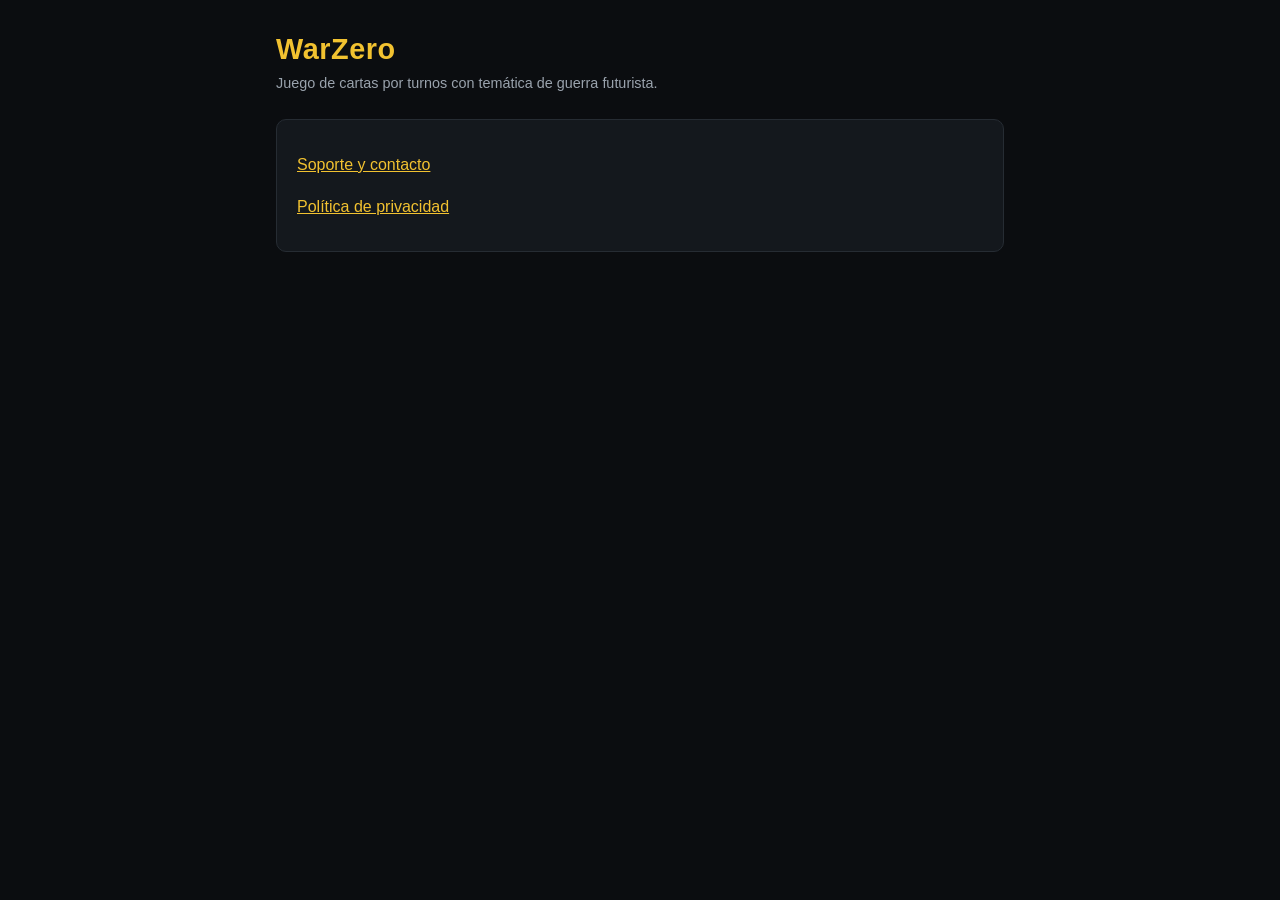
<file: docs/index.html>
<!doctype html>
<html lang="es">
<head>
<meta charset="utf-8">
<meta name="viewport" content="width=device-width, initial-scale=1">
<title>WarZero</title>
<meta name="description" content="WarZero: juego de cartas por turnos con temática de guerra futurista.">
<link rel="stylesheet" href="estilo.css">
</head>
<body>
<main>
<h1>WarZero</h1>
<p class="fecha">Juego de cartas por turnos con temática de guerra futurista.</p>
<div class="tarjeta">
  <p><a href="soporte.html">Soporte y contacto</a></p>
  <p><a href="privacidad.html">Política de privacidad</a></p>
</div>
</main>
</body>
</html>
</file>
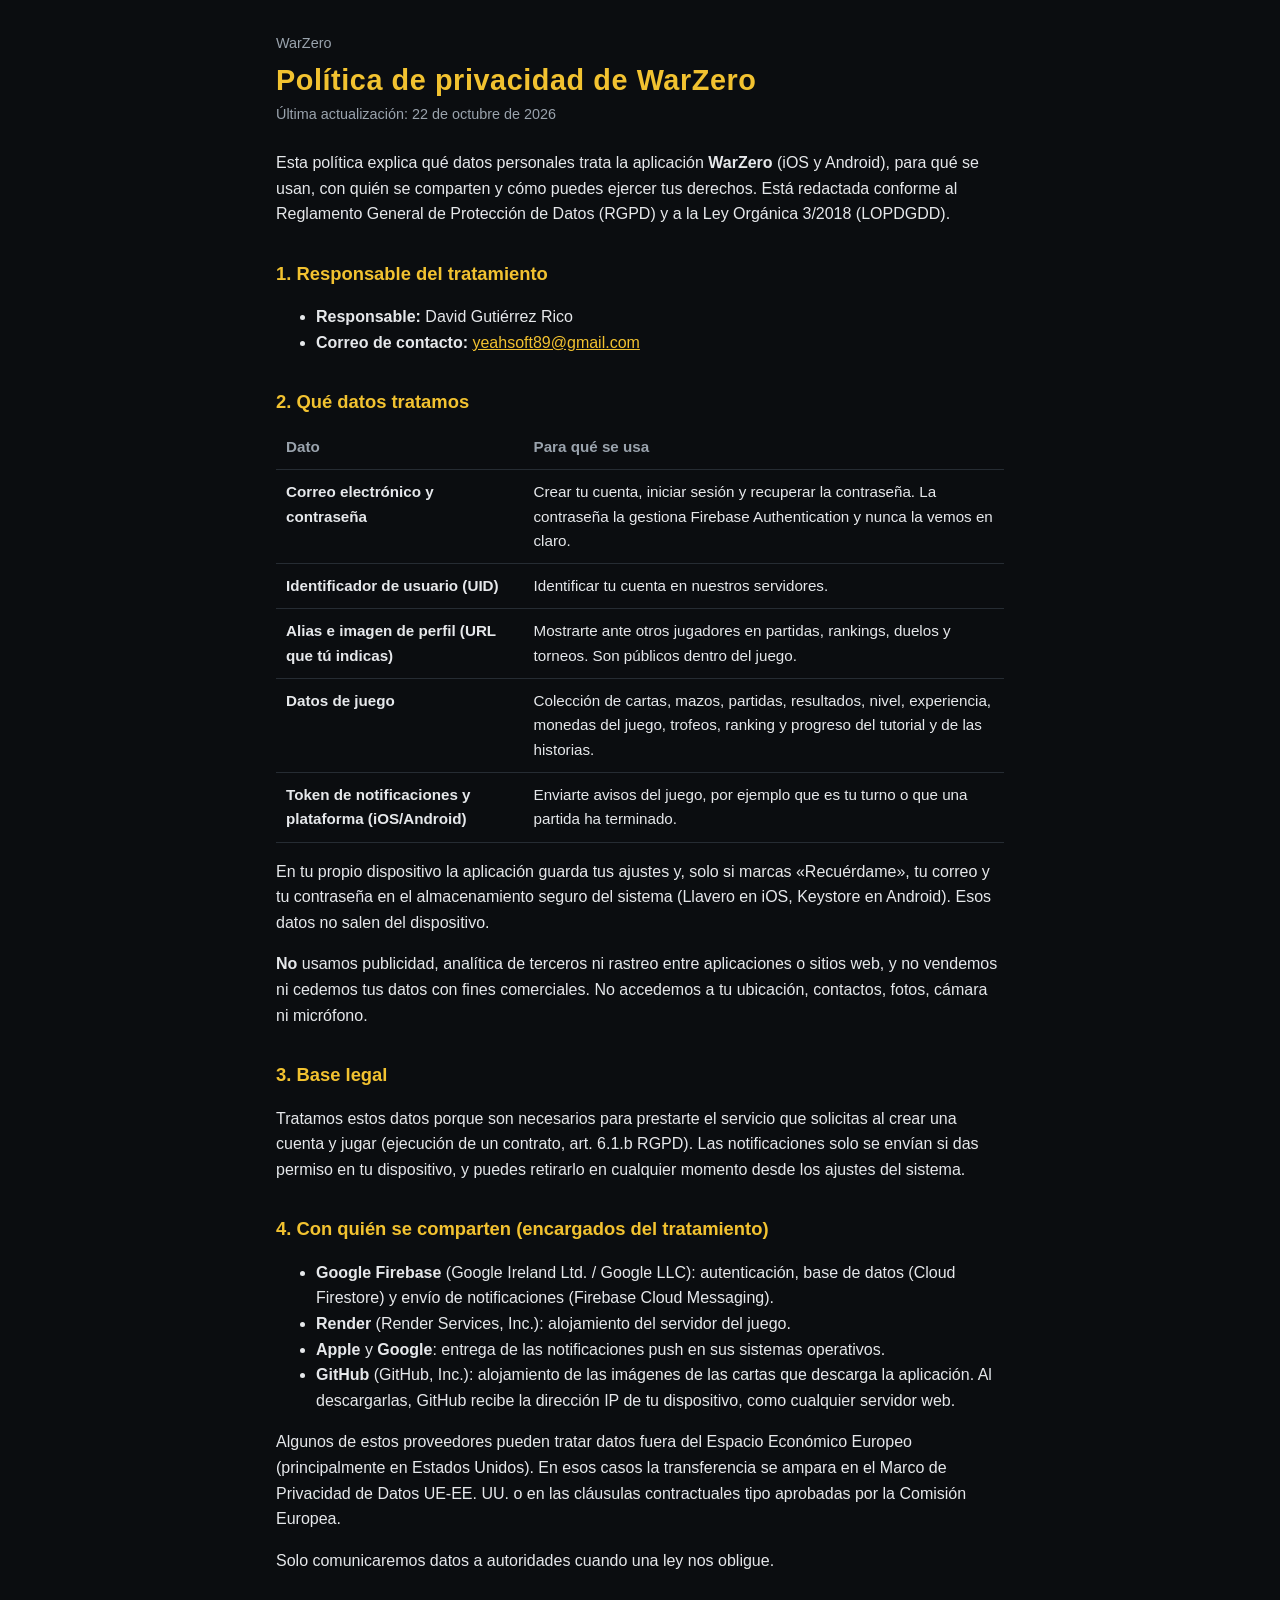
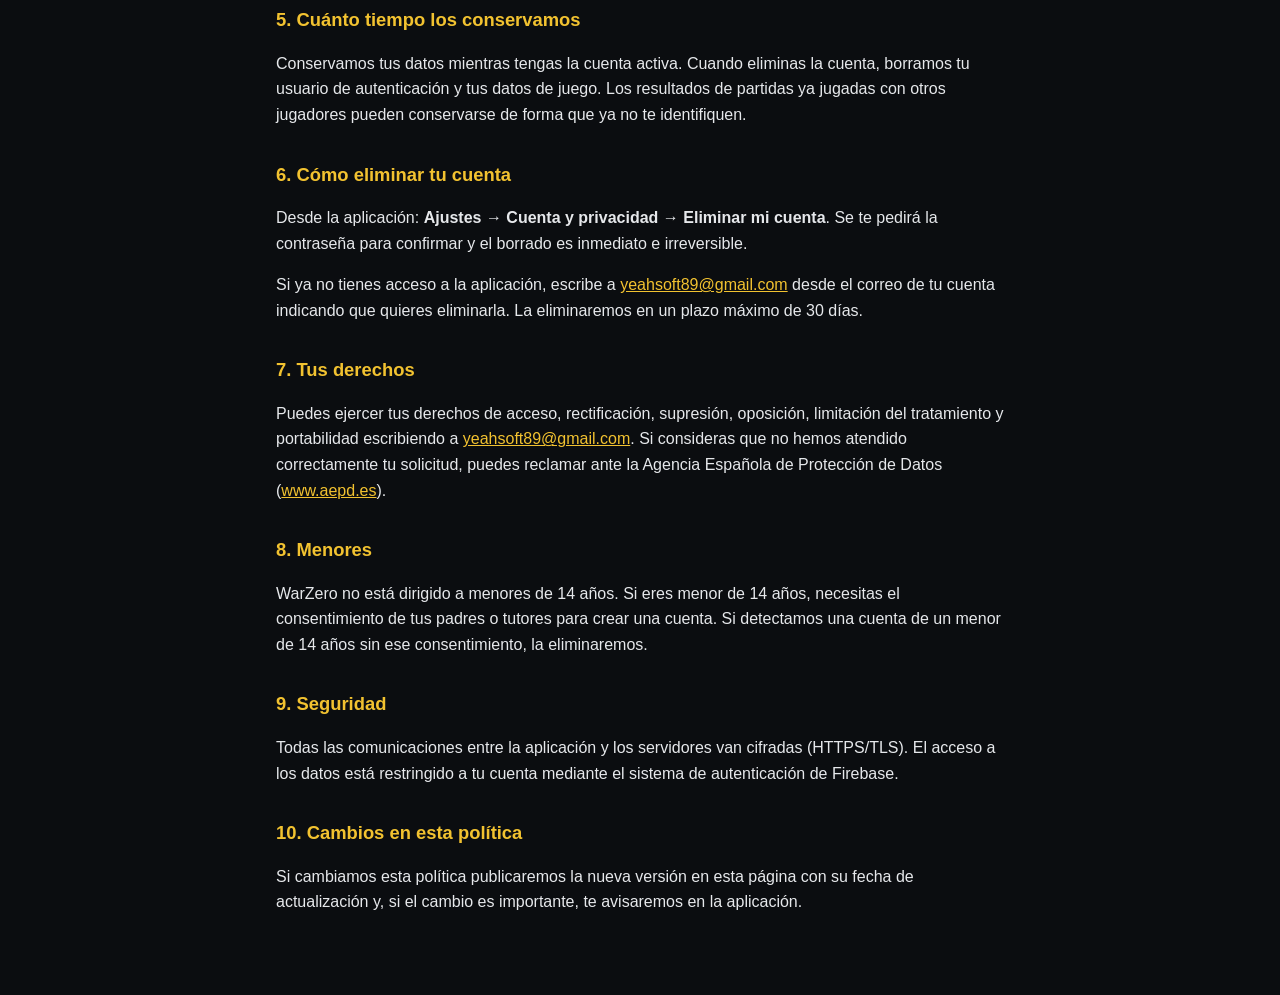
<file: docs/privacidad.html>
<!doctype html>
<html lang="es">
<head>
<meta charset="utf-8">
<meta name="viewport" content="width=device-width, initial-scale=1">
<title>WarZero · Política de privacidad</title>
<meta name="description" content="Política de privacidad de la aplicación WarZero.">
<link rel="stylesheet" href="estilo.css">
</head>
<body>
<main>
<p class="volver"><a href="./">WarZero</a></p>
<h1>Política de privacidad de WarZero</h1>
<p class="fecha">Última actualización: 22 de octubre de 2026</p>

<p>Esta política explica qué datos personales trata la aplicación <strong>WarZero</strong> (iOS y Android), para qué se usan, con quién se comparten y cómo puedes ejercer tus derechos. Está redactada conforme al Reglamento General de Protección de Datos (RGPD) y a la Ley Orgánica 3/2018 (LOPDGDD).</p>

<h2 id="responsable">1. Responsable del tratamiento</h2>
<ul>
  <li><strong>Responsable:</strong> David Gutiérrez Rico</li>
  <li><strong>Correo de contacto:</strong> <a href="mailto:yeahsoft89@gmail.com">yeahsoft89@gmail.com</a></li>
</ul>

<h2 id="datos">2. Qué datos tratamos</h2>
<table>
  <thead><tr><th>Dato</th><th>Para qué se usa</th></tr></thead>
  <tbody>
    <tr><td>Correo electrónico y contraseña</td><td>Crear tu cuenta, iniciar sesión y recuperar la contraseña. La contraseña la gestiona Firebase Authentication y nunca la vemos en claro.</td></tr>
    <tr><td>Identificador de usuario (UID)</td><td>Identificar tu cuenta en nuestros servidores.</td></tr>
    <tr><td>Alias e imagen de perfil (URL que tú indicas)</td><td>Mostrarte ante otros jugadores en partidas, rankings, duelos y torneos. Son públicos dentro del juego.</td></tr>
    <tr><td>Datos de juego</td><td>Colección de cartas, mazos, partidas, resultados, nivel, experiencia, monedas del juego, trofeos, ranking y progreso del tutorial y de las historias.</td></tr>
    <tr><td>Token de notificaciones y plataforma (iOS/Android)</td><td>Enviarte avisos del juego, por ejemplo que es tu turno o que una partida ha terminado.</td></tr>
  </tbody>
</table>
<p>En tu propio dispositivo la aplicación guarda tus ajustes y, solo si marcas «Recuérdame», tu correo y tu contraseña en el almacenamiento seguro del sistema (Llavero en iOS, Keystore en Android). Esos datos no salen del dispositivo.</p>
<p><strong>No</strong> usamos publicidad, analítica de terceros ni rastreo entre aplicaciones o sitios web, y no vendemos ni cedemos tus datos con fines comerciales. No accedemos a tu ubicación, contactos, fotos, cámara ni micrófono.</p>

<h2 id="base">3. Base legal</h2>
<p>Tratamos estos datos porque son necesarios para prestarte el servicio que solicitas al crear una cuenta y jugar (ejecución de un contrato, art. 6.1.b RGPD). Las notificaciones solo se envían si das permiso en tu dispositivo, y puedes retirarlo en cualquier momento desde los ajustes del sistema.</p>

<h2 id="encargados">4. Con quién se comparten (encargados del tratamiento)</h2>
<ul>
  <li><strong>Google Firebase</strong> (Google Ireland Ltd. / Google LLC): autenticación, base de datos (Cloud Firestore) y envío de notificaciones (Firebase Cloud Messaging).</li>
  <li><strong>Render</strong> (Render Services, Inc.): alojamiento del servidor del juego.</li>
  <li><strong>Apple</strong> y <strong>Google</strong>: entrega de las notificaciones push en sus sistemas operativos.</li>
  <li><strong>GitHub</strong> (GitHub, Inc.): alojamiento de las imágenes de las cartas que descarga la aplicación. Al descargarlas, GitHub recibe la dirección IP de tu dispositivo, como cualquier servidor web.</li>
</ul>
<p>Algunos de estos proveedores pueden tratar datos fuera del Espacio Económico Europeo (principalmente en Estados Unidos). En esos casos la transferencia se ampara en el Marco de Privacidad de Datos UE-EE. UU. o en las cláusulas contractuales tipo aprobadas por la Comisión Europea.</p>
<p>Solo comunicaremos datos a autoridades cuando una ley nos obligue.</p>

<h2 id="conservacion">5. Cuánto tiempo los conservamos</h2>
<p>Conservamos tus datos mientras tengas la cuenta activa. Cuando eliminas la cuenta, borramos tu usuario de autenticación y tus datos de juego. Los resultados de partidas ya jugadas con otros jugadores pueden conservarse de forma que ya no te identifiquen.</p>

<h2 id="eliminar">6. Cómo eliminar tu cuenta</h2>
<p>Desde la aplicación: <strong>Ajustes → Cuenta y privacidad → Eliminar mi cuenta</strong>. Se te pedirá la contraseña para confirmar y el borrado es inmediato e irreversible.</p>
<p>Si ya no tienes acceso a la aplicación, escribe a <a href="mailto:yeahsoft89@gmail.com">yeahsoft89@gmail.com</a> desde el correo de tu cuenta indicando que quieres eliminarla. La eliminaremos en un plazo máximo de 30 días.</p>

<h2 id="derechos">7. Tus derechos</h2>
<p>Puedes ejercer tus derechos de acceso, rectificación, supresión, oposición, limitación del tratamiento y portabilidad escribiendo a <a href="mailto:yeahsoft89@gmail.com">yeahsoft89@gmail.com</a>. Si consideras que no hemos atendido correctamente tu solicitud, puedes reclamar ante la Agencia Española de Protección de Datos (<a href="https://www.aepd.es">www.aepd.es</a>).</p>

<h2 id="menores">8. Menores</h2>
<p>WarZero no está dirigido a menores de 14 años. Si eres menor de 14 años, necesitas el consentimiento de tus padres o tutores para crear una cuenta. Si detectamos una cuenta de un menor de 14 años sin ese consentimiento, la eliminaremos.</p>

<h2 id="seguridad">9. Seguridad</h2>
<p>Todas las comunicaciones entre la aplicación y los servidores van cifradas (HTTPS/TLS). El acceso a los datos está restringido a tu cuenta mediante el sistema de autenticación de Firebase.</p>

<h2 id="cambios">10. Cambios en esta política</h2>
<p>Si cambiamos esta política publicaremos la nueva versión en esta página con su fecha de actualización y, si el cambio es importante, te avisaremos en la aplicación.</p>
</main>
</body>
</html>
</file>
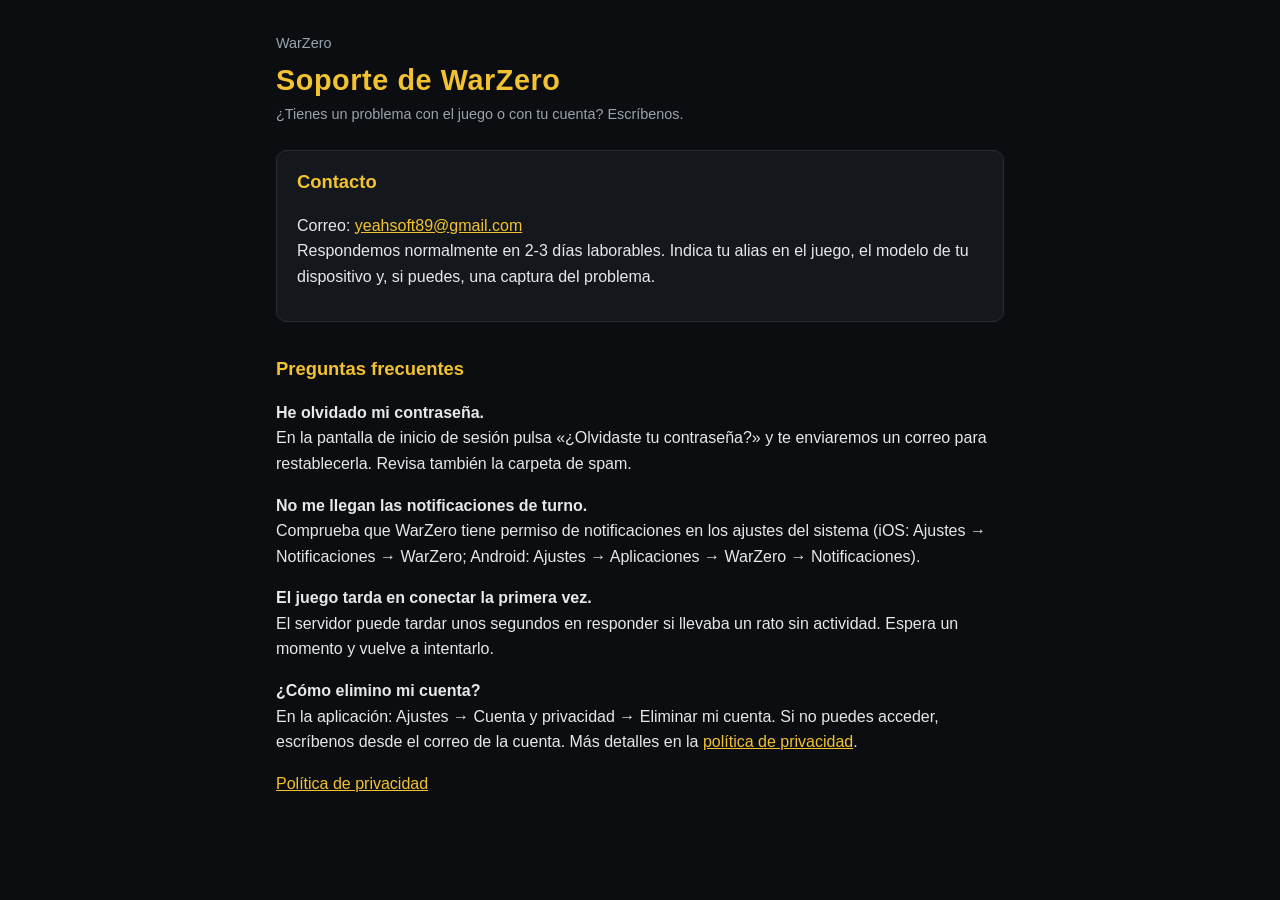
<file: docs/soporte.html>
<!doctype html>
<html lang="es">
<head>
<meta charset="utf-8">
<meta name="viewport" content="width=device-width, initial-scale=1">
<title>WarZero · Soporte</title>
<meta name="description" content="Soporte y contacto de la aplicación WarZero.">
<link rel="stylesheet" href="estilo.css">
</head>
<body>
<main>
<p class="volver"><a href="./">WarZero</a></p>
<h1>Soporte de WarZero</h1>
<p class="fecha">¿Tienes un problema con el juego o con tu cuenta? Escríbenos.</p>

<div class="tarjeta">
  <h2>Contacto</h2>
  <p>Correo: <a href="mailto:yeahsoft89@gmail.com">yeahsoft89@gmail.com</a><br>
  Respondemos normalmente en 2-3 días laborables. Indica tu alias en el juego, el modelo de tu dispositivo y, si puedes, una captura del problema.</p>
</div>

<h2>Preguntas frecuentes</h2>

<p><strong>He olvidado mi contraseña.</strong><br>
En la pantalla de inicio de sesión pulsa «¿Olvidaste tu contraseña?» y te enviaremos un correo para restablecerla. Revisa también la carpeta de spam.</p>

<p><strong>No me llegan las notificaciones de turno.</strong><br>
Comprueba que WarZero tiene permiso de notificaciones en los ajustes del sistema (iOS: Ajustes → Notificaciones → WarZero; Android: Ajustes → Aplicaciones → WarZero → Notificaciones).</p>

<p><strong>El juego tarda en conectar la primera vez.</strong><br>
El servidor puede tardar unos segundos en responder si llevaba un rato sin actividad. Espera un momento y vuelve a intentarlo.</p>

<p><strong>¿Cómo elimino mi cuenta?</strong><br>
En la aplicación: Ajustes → Cuenta y privacidad → Eliminar mi cuenta. Si no puedes acceder, escríbenos desde el correo de la cuenta. Más detalles en la <a href="privacidad.html#eliminar">política de privacidad</a>.</p>

<p><a href="privacidad.html">Política de privacidad</a></p>
</main>
</body>
</html>
</file>
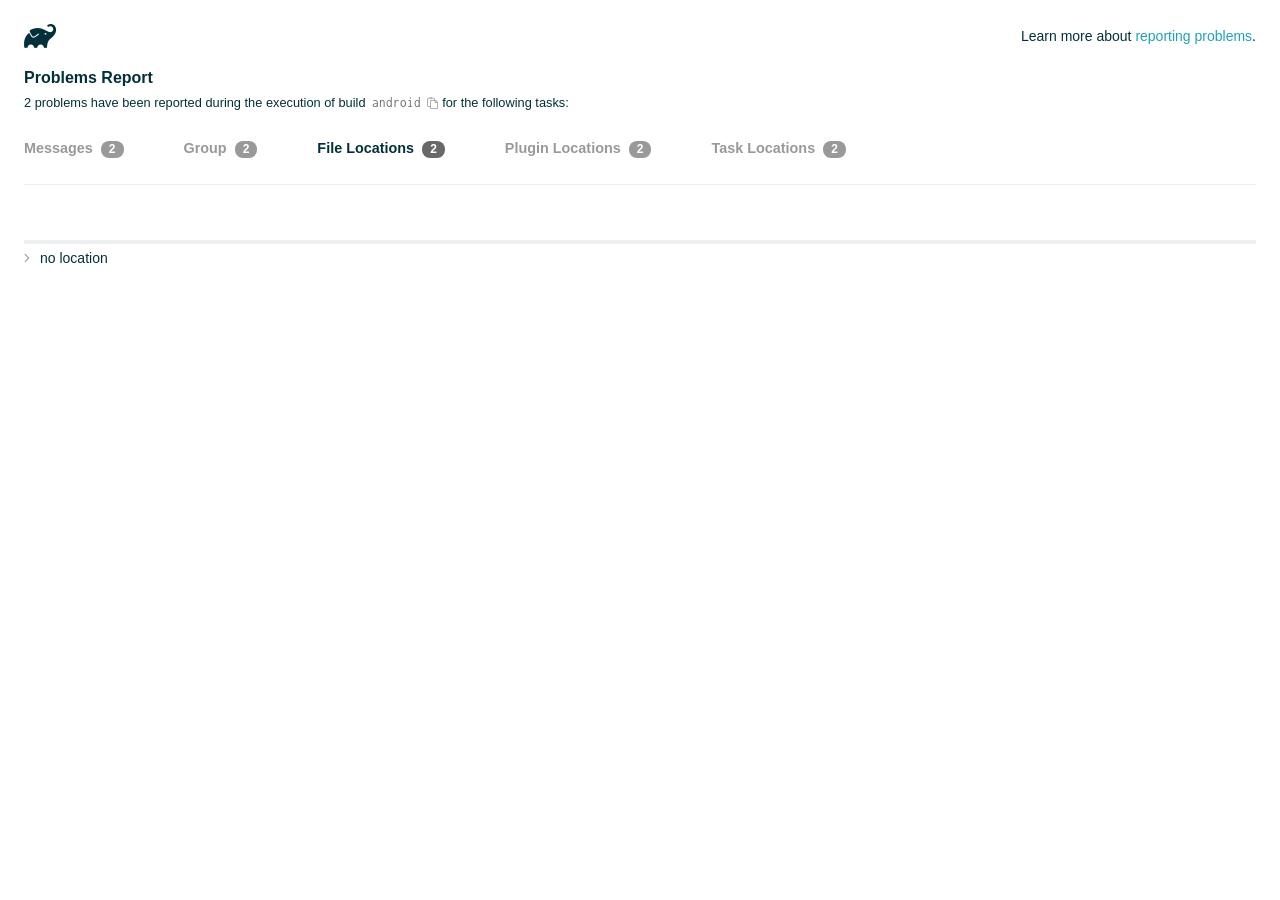
<file: android/build/reports/problems/problems-report.html>
<!DOCTYPE html>

<html lang="en">
<head>
    <!-- Required meta tags -->
    <meta charset="utf-8">
    <meta name="viewport" content="width=device-width, initial-scale=1, shrink-to-fit=no">

                    <style type="text/css">
                /*! normalize.css v7.0.0 | MIT License | github.com/necolas/normalize.css */
html {
    line-height: 1.15;
    -ms-text-size-adjust: 100%;
    -webkit-text-size-adjust: 100%
}

body {
    margin: 0
}

article, aside, footer, header, nav, section {
    display: block
}

h1 {
    font-size: 2em;
    margin: .67em 0
}

figcaption, figure, main {
    display: block
}

figure {
    margin: 1em 40px
}

hr {
    box-sizing: content-box;
    height: 0;
    overflow: visible
}

pre {
    font-family: monospace, monospace;
    font-size: 1em
}

a {
    background-color: transparent;
    -webkit-text-decoration-skip: objects
}

abbr[title] {
    border-bottom: none;
    text-decoration: underline;
    text-decoration: underline dotted
}

b, strong {
    font-weight: inherit
}

b, strong {
    font-weight: bolder
}

code, kbd, samp {
    font-family: monospace, monospace;
    font-size: 1em
}

dfn {
    font-style: italic
}

mark {
    background-color: #ff0;
    color: #000
}

small {
    font-size: 80%
}

sub, sup {
    font-size: 75%;
    line-height: 0;
    position: relative;
    vertical-align: baseline
}

sub {
    bottom: -.25em
}

sup {
    top: -.5em
}

audio, video {
    display: inline-block
}

audio:not([controls]) {
    display: none;
    height: 0
}

img {
    border-style: none
}

svg:not(:root) {
    overflow: hidden
}

button, input, optgroup, select, textarea {
    font-family: sans-serif;
    font-size: 100%;
    line-height: 1.15;
    margin: 0
}

button, input {
    overflow: visible
}

button, select {
    text-transform: none
}

[type=reset], [type=submit], button, html [type=button] {
    -webkit-appearance: button
}

[type=button]::-moz-focus-inner, [type=reset]::-moz-focus-inner, [type=submit]::-moz-focus-inner, button::-moz-focus-inner {
    border-style: none;
    padding: 0
}

[type=button]:-moz-focusring, [type=reset]:-moz-focusring, [type=submit]:-moz-focusring, button:-moz-focusring {
    outline: 1px dotted ButtonText
}

fieldset {
    padding: .35em .75em .625em
}

legend {
    box-sizing: border-box;
    color: inherit;
    display: table;
    max-width: 100%;
    padding: 0;
    white-space: normal
}

progress {
    display: inline-block;
    vertical-align: baseline
}

textarea {
    overflow: auto
}

[type=checkbox], [type=radio] {
    box-sizing: border-box;
    padding: 0
}

[type=number]::-webkit-inner-spin-button, [type=number]::-webkit-outer-spin-button {
    height: auto
}

[type=search] {
    -webkit-appearance: textfield;
    outline-offset: -2px
}

[type=search]::-webkit-search-cancel-button, [type=search]::-webkit-search-decoration {
    -webkit-appearance: none
}

::-webkit-file-upload-button {
    -webkit-appearance: button;
    font: inherit
}

details, menu {
    display: block
}

summary {
    display: list-item
}

canvas {
    display: inline-block
}

template {
    display: none
}

[hidden] {
    display: none
}

/* configuration cache styles */

.report-wrapper {
    margin: 0;
    padding: 0 24px;
}

.gradle-logo {
    width: 32px;
    height: 24px;
    background-image: url("[data-uri]");
    background-size: contain;
}

.header {
    display: flex;
    flex-wrap: wrap;
    position: fixed;
    top: 0;
    left: 0;
    width: 100%;
    padding: 24px 24px 0 24px;
    background-color: white;
    z-index: 1;
}

.learn-more {
    margin-left: auto;
    align-self: center;
    font-size: 0.875rem;
    font-weight: normal;
}

.title {
    display: flex;
    align-items: center;
    padding: 18px 0 24px 0;
    flex: 1 0 100%;
}

.content {
    font-size: 0.875rem;
    padding: 240px 0 48px;
    overflow-x: auto;
    white-space: nowrap;
}

.content ol:first-of-type {
    margin: 0;
}

.tree-btn {
    cursor: pointer;
    display: inline-block;
    width: 16px;
    height: 16px;
    background-size: contain;
    background-repeat: no-repeat;
    vertical-align: middle;
    margin-top: -0.2em;
}

.tree-btn.collapsed {
    background-image: url('data:image/svg+xml;utf8,<svg xmlns="http://www.w3.org/2000/svg" viewBox="0 0 192 512"><path d="M166.9 264.5l-117.8 116c-4.7 4.7-12.3 4.7-17 0l-7.1-7.1c-4.7-4.7-4.7-12.3 0-17L127.3 256 25.1 155.6c-4.7-4.7-4.7-12.3 0-17l7.1-7.1c4.7-4.7 12.3-4.7 17 0l117.8 116c4.6 4.7 4.6 12.3-.1 17z" fill="%23999999" stroke="%23999999"/></svg>');
}

.tree-btn.expanded {
    background-image: url('data:image/svg+xml;utf8,<svg xmlns="http://www.w3.org/2000/svg" viewBox="0 0 256 512"><path d="M119.5 326.9L3.5 209.1c-4.7-4.7-4.7-12.3 0-17l7.1-7.1c4.7-4.7 12.3-4.7 17 0L128 287.3l100.4-102.2c4.7-4.7 12.3-4.7 17 0l7.1 7.1c4.7 4.7 4.7 12.3 0 17L136.5 327c-4.7 4.6-12.3 4.6-17-.1z" fill="%23999999" stroke="%23999999"/></svg>');
}

ul .tree-btn {
    margin-right: 3px;
}

.leaf-icon {
    display: inline-block;
    width: 16px;
    height: 16px;
    background-image: url('data:image/svg+xml;utf8,<svg xmlns="http://www.w3.org/2000/svg" viewBox="0 0 256 512"><path d="M32 256 H224" stroke="%23999999" stroke-width="48" stroke-linecap="round"/></svg>');
    background-size: contain;
    background-repeat: no-repeat;
    vertical-align: middle;
    margin-top: -0.2em;
}

.invisible-text {
    user-select: all; /* Allow the text to be selectable */
    color: transparent; /* Hide the text */
    text-indent: -9999px; /* Move the text out of view */
    position: relative;
    white-space: pre; /* Preserve meaningful whitespace in the invisible text for copying */
}

.text-for-copy {
    display: inline-block;
}

.enum-icon {
    display: inline-block;
    width: 16px;
    height: 16px;
    background-image: url('data:image/svg+xml;utf8,<svg xmlns="http://www.w3.org/2000/svg" viewBox="0 0 1024 1024"><circle cx="512" cy="512" r="200" /></svg>');
    background-size: contain;
    background-repeat: no-repeat;
    vertical-align: middle;
    margin-inline-start: 0.5ex;
    margin-inline-end: 0.5ex;
    margin-top: -0.2em;
}

.error-icon {
    display: inline-block;
    width: 16px;
    height: 16px;
    background-image: url('data:image/svg+xml;utf8,<svg xmlns="http://www.w3.org/2000/svg" viewBox="0 0 320 512"><path d="M193.94 256L296.5 153.44l21.15-21.15c3.12-3.12 3.12-8.19 0-11.31l-22.63-22.63c-3.12-3.12-8.19-3.12-11.31 0L160 222.06 36.29 98.34c-3.12-3.12-8.19-3.12-11.31 0L2.34 120.97c-3.12 3.12-3.12 8.19 0 11.31L126.06 256 2.34 379.71c-3.12 3.12-3.12 8.19 0 11.31l22.63 22.63c3.12 3.12 8.19 3.12 11.31 0L160 289.94 262.56 392.5l21.15 21.15c3.12 3.12 8.19 3.12 11.31 0l22.63-22.63c3.12-3.12 3.12-8.19 0-11.31L193.94 256z" fill="%23FC461E" stroke="%23FC461E"/></svg>');
    background-size: contain;
    background-repeat: no-repeat;
    vertical-align: middle;
    margin-inline-start: 0.5ex;
    margin-inline-end: 0.5ex;
    margin-top: -0.2em;
}

.advice-icon {
    display: inline-block;
    width: 16px;
    height: 16px;
    background-image: url('data:image/svg+xml;utf8,<svg width="800px" height="800px" viewBox="-4.93 0 122.88 122.88" version="1.1" id="Layer_1" xmlns="http://www.w3.org/2000/svg" xmlns:xlink="http://www.w3.org/1999/xlink"  style="enable-background:new 0 0 113.01 122.88" xml:space="preserve"><g><path d="M44.13,102.06c-1.14,0.03-2.14-0.81-2.3-1.96c-0.17-1.2,0.64-2.31,1.82-2.54c-1.3-7.37-4.85-11.43-8.6-15.72 c-2.92-3.34-5.95-6.81-8.34-11.92c-2.35-5.03-3.64-10.23-3.6-15.63c0.05-5.4,1.42-10.96,4.4-16.71c0.02-0.04,0.04-0.07,0.06-0.11 l0,0c3.91-6.62,9.38-11.04,15.47-13.52c5.11-2.09,10.66-2.8,16.1-2.3c5.42,0.5,10.73,2.2,15.37,4.94 c5.9,3.49,10.75,8.67,13.42,15.21c1.44,3.54,2.42,7.49,2.54,11.82c0.12,4.31-0.62,8.96-2.61,13.88 c-2.66,6.59-6.18,10.68-9.47,14.51c-3.03,3.53-5.85,6.81-7.42,11.84c0.89,0.21,1.59,0.94,1.73,1.9c0.17,1.24-0.7,2.39-1.94,2.56 l-0.77,0.11c-0.14,1.09-0.23,2.26-0.27,3.51l0.25-0.04c1.24-0.17,2.39,0.7,2.56,1.94c0.17,1.24-0.7,2.39-1.94,2.56l-0.78,0.11 c0.01,0.15,0.02,0.3,0.03,0.45l0,0c0.07,0.88,0.08,1.73,0.03,2.54l0.13-0.02c1.25-0.15,2.38,0.74,2.54,1.98 c0.15,1.25-0.74,2.38-1.98,2.54l-1.68,0.21c-1.2,3.11-3.34,5.48-5.87,6.94c-1.74,1.01-3.67,1.59-5.61,1.71 c-1.97,0.12-3.96-0.25-5.78-1.13c-2.08-1.02-3.94-2.71-5.29-5.14c-0.65-0.33-1.13-0.97-1.23-1.75c-0.04-0.31-0.01-0.61,0.07-0.89 c-0.39-1.16-0.68-2.43-0.87-3.83l-0.07,0.01c-1.24,0.17-2.39-0.7-2.56-1.94c-0.17-1.24,0.7-2.39,1.94-2.56l0.54-0.08 C44.19,104.32,44.18,103.16,44.13,102.06L44.13,102.06z M2.18,58.86C1.01,58.89,0.04,57.98,0,56.81c-0.04-1.17,0.88-2.14,2.05-2.18 l8.7-0.3c1.17-0.04,2.14,0.88,2.18,2.05c0.04,1.17-0.88,2.14-2.05,2.18L2.18,58.86L2.18,58.86z M110.68,50.25 c1.16-0.12,2.2,0.73,2.32,1.89c0.12,1.16-0.73,2.2-1.89,2.32l-8.66,0.91c-1.16,0.12-2.2-0.73-2.32-1.89 c-0.12-1.16,0.73-2.2,1.89-2.32L110.68,50.25L110.68,50.25z M94.91,14.78c0.65-0.97,1.96-1.23,2.93-0.58 c0.97,0.65,1.23,1.96,0.58,2.93l-4.84,7.24c-0.65,0.97-1.96,1.23-2.93,0.58c-0.97-0.65-1.23-1.96-0.58-2.93L94.91,14.78 L94.91,14.78z M57.63,2.06c0.03-1.17,1-2.09,2.16-2.06c1.17,0.03,2.09,1,2.06,2.16l-0.22,8.7c-0.03,1.17-1,2.09-2.16,2.06 c-1.17-0.03-2.09-1-2.06-2.16L57.63,2.06L57.63,2.06z M13.88,15.53c-0.86-0.8-0.9-2.14-0.11-2.99c0.8-0.86,2.14-0.9,2.99-0.11 l6.37,5.94c0.86,0.8,0.9,2.14,0.11,2.99c-0.8,0.86-2.14,0.9-2.99,0.11L13.88,15.53L13.88,15.53z M47.88,96.95l18.49-2.63 c1.59-6.7,5.05-10.73,8.8-15.08c3.08-3.58,6.36-7.4,8.76-13.34c1.76-4.35,2.41-8.43,2.31-12.19c-0.1-3.75-0.96-7.21-2.24-10.34 c-2.3-5.63-6.51-10.11-11.65-13.15c-4.11-2.43-8.8-3.94-13.59-4.37c-4.77-0.44-9.64,0.19-14.13,2.02 c-5.26,2.15-9.99,5.97-13.39,11.72c-2.64,5.12-3.86,10.02-3.9,14.73c-0.04,4.74,1.11,9.33,3.2,13.8c2.13,4.56,4.97,7.8,7.69,10.92 C42.47,83.9,46.48,88.49,47.88,96.95L47.88,96.95z M65.62,99.02l-17.27,2.45c0.05,1.1,0.07,2.25,0.05,3.47l17.05-2.42 C65.47,101.29,65.52,100.12,65.62,99.02L65.62,99.02z M48.49,109.52c0.12,0.92,0.3,1.76,0.53,2.54l16.55-2.04 c0.11-0.86,0.13-1.77,0.05-2.74l0,0l0-0.02l-0.01-0.17L48.49,109.52L48.49,109.52z M51.37,116.36c0.64,0.67,1.35,1.19,2.1,1.55 c1.15,0.56,2.42,0.79,3.67,0.72c1.29-0.08,2.57-0.47,3.74-1.15c1.1-0.64,2.09-1.53,2.88-2.65L51.37,116.36L51.37,116.36z"/></g></svg>');
    background-size: contain;
    background-repeat: no-repeat;
    vertical-align: middle;
    margin-inline-start: 0.5ex;
    margin-inline-end: 0.5ex;
    margin-top: -0.2em;
}

.warning-icon {
    display: inline-block;
    width: 13px;
    height: 13px;
    background-image: url('data:image/svg+xml;utf8,<svg xmlns="http://www.w3.org/2000/svg" viewBox="0 0 576 512"><path d="M270.2 160h35.5c3.4 0 6.1 2.8 6 6.2l-7.5 196c-.1 3.2-2.8 5.8-6 5.8h-20.5c-3.2 0-5.9-2.5-6-5.8l-7.5-196c-.1-3.4 2.6-6.2 6-6.2zM288 388c-15.5 0-28 12.5-28 28s12.5 28 28 28 28-12.5 28-28-12.5-28-28-28zm281.5 52L329.6 24c-18.4-32-64.7-32-83.2 0L6.5 440c-18.4 31.9 4.6 72 41.6 72H528c36.8 0 60-40 41.5-72zM528 480H48c-12.3 0-20-13.3-13.9-24l240-416c6.1-10.6 21.6-10.7 27.7 0l240 416c6.2 10.6-1.5 24-13.8 24z" fill="%23DEAD22" stroke="%23DEAD22"/></svg>');
    background-size: contain;
    background-repeat: no-repeat;
    vertical-align: middle;
    margin-inline-start: 0.3ex;
    margin-inline-end: 1.1ex;
    margin-top: -0.1em;
}

.documentation-button {
    cursor: pointer;
    display: inline-block;
    width: 13px;
    height: 13px;
    background-image: url('data:image/svg+xml;utf8,<svg xmlns="http://www.w3.org/2000/svg" viewBox="0 0 512 512"><path d="M256 340c-15.464 0-28 12.536-28 28s12.536 28 28 28 28-12.536 28-28-12.536-28-28-28zm7.67-24h-16c-6.627 0-12-5.373-12-12v-.381c0-70.343 77.44-63.619 77.44-107.408 0-20.016-17.761-40.211-57.44-40.211-29.144 0-44.265 9.649-59.211 28.692-3.908 4.98-11.054 5.995-16.248 2.376l-13.134-9.15c-5.625-3.919-6.86-11.771-2.645-17.177C185.658 133.514 210.842 116 255.67 116c52.32 0 97.44 29.751 97.44 80.211 0 67.414-77.44 63.849-77.44 107.408V304c0 6.627-5.373 12-12 12zM256 40c118.621 0 216 96.075 216 216 0 119.291-96.61 216-216 216-119.244 0-216-96.562-216-216 0-119.203 96.602-216 216-216m0-32C119.043 8 8 119.083 8 256c0 136.997 111.043 248 248 248s248-111.003 248-248C504 119.083 392.957 8 256 8z" fill="%23999999" stroke="%23999999"/></svg>');
    background-size: contain;
    background-repeat: no-repeat;
    vertical-align: middle;
    margin-inline-start: 0.5ex;
    margin-inline-end: 0.5ex;
    margin-top: -0.2em;
}

.documentation-button::selection {
    color: transparent;
}

.documentation-button:hover {
    color: transparent;
}

.copy-button {
    cursor: pointer;
    display: inline-block;
    width: 12px;
    height: 12px;
    background-image: url('data:image/svg+xml;utf8,<svg xmlns="http://www.w3.org/2000/svg" viewBox="0 0 448 512"><path d="M433.941 193.941l-51.882-51.882A48 48 0 0 0 348.118 128H320V80c0-26.51-21.49-48-48-48h-66.752C198.643 13.377 180.858 0 160 0s-38.643 13.377-45.248 32H48C21.49 32 0 53.49 0 80v288c0 26.51 21.49 48 48 48h80v48c0 26.51 21.49 48 48 48h224c26.51 0 48-21.49 48-48V227.882a48 48 0 0 0-14.059-33.941zm-22.627 22.627a15.888 15.888 0 0 1 4.195 7.432H352v-63.509a15.88 15.88 0 0 1 7.431 4.195l51.883 51.882zM160 30c9.941 0 18 8.059 18 18s-8.059 18-18 18-18-8.059-18-18 8.059-18 18-18zM48 384c-8.822 0-16-7.178-16-16V80c0-8.822 7.178-16 16-16h66.752c6.605 18.623 24.389 32 45.248 32s38.643-13.377 45.248-32H272c8.822 0 16 7.178 16 16v48H176c-26.51 0-48 21.49-48 48v208H48zm352 96H176c-8.822 0-16-7.178-16-16V176c0-8.822 7.178-16 16-16h144v72c0 13.2 10.8 24 24 24h72v208c0 8.822-7.178 16-16 16z" fill="%23999999" stroke="%23999999"/></svg>');
    background-size: contain;
    background-repeat: no-repeat;
    vertical-align: middle;
    margin-inline-start: 0.5ex;
    margin-top: -0.2em;
}

.groups{
    display: flex;
    border-bottom: 1px solid #EDEEEF;
    flex: 1 0 100%;
}

.uncategorized {
    display: flex;
    border-top: 4px solid #EDEEEF;
    flex: 1 0 100%;
}

.group-selector {
    padding: 0 52px 24px 0;
    font-size: 0.9rem;
    font-weight: bold;
    color: #999999;
    cursor: pointer;
}

.group-selector__count {
    margin: 0 8px;
    border-radius: 8px;
    background-color: #999;
    color: #fff;
    padding: 1px 8px 2px;
    font-size: 0.75rem;
}

.group-selector--active {
    color: #02303A;
    cursor: auto;
}

.group-selector--active .group-selector__count {
    background-color: #686868;
}

.group-selector--disabled {
    cursor: not-allowed;
}

.accordion-header {
    cursor: pointer;
}

.container {
    padding-left: 0.5em;
    padding-right: 0.5em;
}

.stacktrace {
    border-radius: 4px;
    overflow-x: auto;
    padding: 0.5rem;
    margin-bottom: 0;
    min-width: 1000px;
}

/* Lato (bold, regular) */
@font-face {
    font-display: swap;
    font-family: Lato;
    font-weight: 500;
    font-style: normal;
    src: url("https://assets.gradle.com/lato/fonts/lato-semibold/lato-semibold.woff2") format("woff2"),
    url("https://assets.gradle.com/lato/fonts/lato-semibold/lato-semibold.woff") format("woff");
}

@font-face {
    font-display: swap;
    font-family: Lato;
    font-weight: bold;
    font-style: normal;
    src: url("https://assets.gradle.com/lato/fonts/lato-bold/lato-bold.woff2") format("woff2"),
    url("https://assets.gradle.com/lato/fonts/lato-bold/lato-bold.woff") format("woff");
}

* {
    -webkit-box-sizing: border-box;
    -moz-box-sizing: border-box;
    box-sizing: border-box;
}

html,
body {
    margin: 0;
    padding: 0;
}

html {
    font-family: "Lato", "Helvetica Neue", Arial, sans-serif;
    font-size: 16px;
    font-weight: 400;
    line-height: 1.5;
}

body {
    color: #02303A;
    background-color: #ffffff;
    -webkit-text-size-adjust: 100%;
    -ms-text-size-adjust: 100%;
    -webkit-font-smoothing: antialiased;
}


/* typography */
h1, h2, h3, h4, h5, h6 {
    color: #02303A;
    text-rendering: optimizeLegibility;
    margin: 0;
}

h1 {
    font-size: 1rem;
}

h2 {
    font-size: 0.9rem;
}

h3 {
    font-size: 1.125rem;
}

h4, h5, h6 {
    font-size: 0.875rem;
}

h1 code {
    font-weight: bold;
}

ul, ol, dl {
    list-style-position: outside;
    line-height: 1.6;
    padding: 0;
    margin: 0 0 0 20px;
    list-style-type: none;
}

li {
    line-height: 2;
}

a {
    color: #1DA2BD;
    text-decoration: none;
    transition: all 0.3s ease, visibility 0s;
}

a:hover {
    color: #35c1e4;
}

/* code */
code, pre {
    font-family: Inconsolata, Monaco, "Courier New", monospace;
    font-style: normal;
    font-variant-ligatures: normal;
    font-variant-caps: normal;
    font-variant-numeric: normal;
    font-variant-east-asian: normal;
    font-weight: normal;
    font-stretch: normal;
    color: #686868;
}

*:not(pre) > code {
    letter-spacing: 0;
    padding: 0.1em 0.5ex;
    text-rendering: optimizeSpeed;
    word-spacing: -0.15em;
    word-wrap: break-word;
}

pre {
    font-size: 0.75rem;
    line-height: 1.8;
    margin-top: 0;
    margin-bottom: 1.5em;
    padding: 1rem;
}

pre code {
    background-color: transparent;
    color: inherit;
    line-height: 1.8;
    font-size: 100%;
    padding: 0;
}

a code {
    color: #1BA8CB;
}

pre.code, pre.programlisting, pre.screen, pre.tt {
    background-color: #f7f7f8;
    border-radius: 4px;
    font-size: 1em;
    line-height: 1.45;
    margin-bottom: 1.25em;
    overflow-x: auto;
    padding: 1rem;
}

li em, p em {
    padding: 0 1px;
}

code em, tt em {
    text-decoration: none;
}

code + .copy-button {
    margin-inline-start: 0.2ex;
}

.java-exception {
    font-size: 0.75rem;
    padding-left: 24px;
}

.java-exception ul {
    margin: 0;
    line-height: inherit;
}

.java-exception code {
    white-space: pre;
}

.java-exception-part-toggle {
    user-select: none;
    cursor: pointer;
    border-radius: 2px;
    padding: 0.1em 0.2em;
    background: azure;
    color: #686868;
}

                </style>
    <!-- Inconsolata is used as a default monospace font in the report. -->
    <link rel="stylesheet" href="https://fonts.googleapis.com/css?family=Inconsolata:400,700" />

    <title>Gradle Configuration Cache</title>
</head>
<body>

<div id="playground"></div>

<div class="report" id="report">
    Loading...
</div>

<script type="text/javascript">
function configurationCacheProblems() { return (
// begin-report-data
{"diagnostics":[{"locations":[{},{"pluginId":"com.android.internal.application"}],"problem":[{"text":"Declaring an 'is-' property with a Boolean type has been deprecated."}],"severity":"WARNING","problemDetails":[{"text":"Starting with Gradle 9.0, this property will be ignored by Gradle."}],"contextualLabel":"Declaring an 'is-' property with a Boolean type has been deprecated.","documentationLink":"https://docs.gradle.org/8.14.3/userguide/upgrading_version_8.html#groovy_boolean_properties","problemId":[{"name":"deprecation","displayName":"Deprecation"},{"name":"declaring-an-is-property-with-a-boolean-type","displayName":"Declaring an 'is-' property with a Boolean type has been deprecated."}],"solutions":[[{"text":"Add a method named 'getCrunchPngs' with the same behavior and mark the old one with @Deprecated, or change the type of 'com.android.build.gradle.internal.dsl.BuildType$AgpDecorated.isCrunchPngs' (and the setter) to 'boolean'."}],[{"text":"The combination of method name and return type is not consistent with Java Bean property rules and will become unsupported in future versions of Groovy."}]]},{"locations":[{},{"pluginId":"com.android.internal.application"}],"problem":[{"text":"Declaring an 'is-' property with a Boolean type has been deprecated."}],"severity":"WARNING","problemDetails":[{"text":"Starting with Gradle 9.0, this property will be ignored by Gradle."}],"contextualLabel":"Declaring an 'is-' property with a Boolean type has been deprecated.","documentationLink":"https://docs.gradle.org/8.14.3/userguide/upgrading_version_8.html#groovy_boolean_properties","problemId":[{"name":"deprecation","displayName":"Deprecation"},{"name":"declaring-an-is-property-with-a-boolean-type","displayName":"Declaring an 'is-' property with a Boolean type has been deprecated."}],"solutions":[[{"text":"Add a method named 'getUseProguard' with the same behavior and mark the old one with @Deprecated, or change the type of 'com.android.build.gradle.internal.dsl.BuildType.isUseProguard' (and the setter) to 'boolean'."}],[{"text":"The combination of method name and return type is not consistent with Java Bean property rules and will become unsupported in future versions of Groovy."}]]}],"problemsReport":{"totalProblemCount":2,"buildName":"android","requestedTasks":"","documentationLink":"https://docs.gradle.org/8.14.3/userguide/reporting_problems.html","documentationLinkCaption":"Problem report","summaries":[]}}
// end-report-data
);}
</script>
                <script type="text/javascript">
                !function(n,t){"object"==typeof exports&&"object"==typeof module?module.exports=t():"function"==typeof define&&define.amd?define([],t):"object"==typeof exports?exports["configuration-cache-report"]=t():n["configuration-cache-report"]=t()}(this,(()=>(({70:function(){void 0===ArrayBuffer.isView&&(ArrayBuffer.isView=function(n){return null!=n&&null!=n.__proto__&&n.__proto__.__proto__===Int8Array.prototype.__proto__}),void 0===Math.imul&&(Math.imul=function(n,t){return(4294901760&n)*(65535&t)+(65535&n)*(0|t)|0}),this["configuration-cache-report"]=function(n){"use strict";var t,r,i,e,u,o,f,s,c,a,h,l,_,v,d,g,w,b,p,m,k,q,y,B,C,x,j,P,I,S,z,T,E,L,N,A,M,F,D,O,R,H,$,G,U,V,Q,Z,Y,W,K,X,J,nn,tn,rn,en,un,on,fn,sn,cn,an,hn,ln,_n,vn,dn,gn,wn,bn,pn,mn,kn,qn,yn,Bn,Cn,xn,jn,Pn,In,Sn,zn,Tn,En,Ln,Nn,An,Mn=Math.imul,Fn=ArrayBuffer.isView;function Dn(n,t){if(!(t>=0))throw _u(ce("Requested element count "+t+" is less than zero."));return function(n,t){if(!(t>=0))throw _u(ce("Requested element count "+t+" is less than zero."));if(0===t)return Ct();if(t>=n.length)return function(n){switch(n.length){case 0:return Ct();case 1:return qr(n[0]);default:return function(n){return Hr(function(n){return new It(n,!1)}(n))}(n)}}(n);if(1===t)return qr(n[0]);var r=0,i=Rr(),e=0,u=n.length;n:for(;e<u;){var o=n[e];if(e=e+1|0,i.d(o),(r=r+1|0)===t)break n}return i}(n,rt(n.length-t|0,0))}function On(n,t,r,i,e,u,o){return t=t===A?", ":t,r=r===A?"":r,i=i===A?"":i,e=e===A?-1:e,u=u===A?"...":u,o=o===A?null:o,function(n,t,r,i,e,u,o,f){r=r===A?", ":r,i=i===A?"":i,e=e===A?"":e,u=u===A?-1:u,o=o===A?"...":o,f=f===A?null:f,t.e(i);var s=0,c=0,a=n.length;n:for(;c<a;){var h=n[c];if(c=c+1|0,(s=s+1|0)>1&&t.e(r),!(u<0||s<=u))break n;Jt(t,h,f)}return u>=0&&s>u&&t.e(o),t.e(e),t}(n,Bi(),t,r,i,e,u,o).toString()}function Rn(n){return n.length-1|0}function Hn(n,t){if(null==t){var r=0,i=n.length-1|0;if(r<=i)do{var e=r;if(r=r+1|0,null==n[e])return e}while(r<=i)}else{var u=0,o=n.length-1|0;if(u<=o)do{var f=u;if(u=u+1|0,le(t,n[f]))return f}while(u<=o)}return-1}function $n(n,t,r,i,e,u,o){return t=t===A?", ":t,r=r===A?"":r,i=i===A?"":i,e=e===A?-1:e,u=u===A?"...":u,o=o===A?null:o,Gn(n,Bi(),t,r,i,e,u,o).toString()}function Gn(n,t,r,i,e,u,o,f){r=r===A?", ":r,i=i===A?"":i,e=e===A?"":e,u=u===A?-1:u,o=o===A?"...":o,f=f===A?null:f,t.e(i);var s=0,c=n.f();n:for(;c.g();){var a=c.h();if((s=s+1|0)>1&&t.e(r),!(u<0||s<=u))break n;Jt(t,a,f)}return u>=0&&s>u&&t.e(o),t.e(e),t}function Un(n){if(n.i())throw xu("List is empty.");return n.j(0)}function Vn(n){return new tt(n)}function Qn(n){if(Ke(n,Di)){var t;switch(n.k()){case 0:t=Ct();break;case 1:t=qr(Ke(n,Fi)?n.j(0):n.f().h());break;default:t=Zn(n)}return t}return xt(Xn(n))}function Zn(n){return Hr(n)}function Yn(n){if(Ke(n,Di)&&n.k()<=1)return Qn(n);var t=Xn(n);return function(n){var t=(n.k()/2|0)-1|0;if(t<0)return br();var r=jt(n),i=0;if(i<=t)do{var e=i;i=i+1|0;var u=n.j(e);n.f4(e,n.j(r)),n.f4(r,u),r=r-1|0}while(e!==t)}(t),t}function Wn(n,t){if(!(t>=0))throw _u(ce("Requested element count "+t+" is less than zero."));return function(n,t){if(!(t>=0))throw _u(ce("Requested element count "+t+" is less than zero."));if(0===t)return Ct();if(Ke(n,Di)){if(t>=n.k())return Qn(n);if(1===t)return qr(function(n){if(Ke(n,Fi))return Un(n);var t=n.f();if(!t.g())throw xu("Collection is empty.");return t.h()}(n))}var r=0,i=Rr(),e=n.f();n:for(;e.g();){var u=e.h();if(i.d(u),(r=r+1|0)===t)break n}return xt(i)}(n,rt(n.k()-t|0,0))}function Kn(n,t){if(!(t>=0))throw _u(ce("Requested element count "+t+" is less than zero."));if(0===t)return Ct();var r=n.k();if(t>=r)return Qn(n);if(1===t)return qr(Jn(n));var i=Rr();if(Ke(n,bi)){var e=r-t|0;if(e<r)do{var u=e;e=e+1|0,i.d(n.j(u))}while(e<r)}else for(var o=n.l(r-t|0);o.g();){var f=o.h();i.d(f)}return i}function Xn(n){return Ke(n,Di)?Zn(n):nt(n,Or())}function Jn(n){if(n.i())throw xu("List is empty.");return n.j(jt(n))}function nt(n,t){for(var r=n.f();r.g();){var i=r.h();t.d(i)}return t}function tt(n){this.n_1=n}function rt(n,t){return n<t?t:n}function it(n,t){return n>t?t:n}function et(n,t){return Kt().q(n,t,-1)}function ut(n,t){return new Ft(n,t)}function ot(n){var t=n.f();if(!t.g())return Ct();var r=t.h();if(!t.g())return qr(r);var i=Or();for(i.d(r);t.g();)i.d(t.h());return i}function ft(n){this.r_1=n}function st(n,t){this.s_1=n,this.t_1=t}function ct(){}function at(n){this.x_1=n,this.w_1=0}function ht(n,t){this.a1_1=n,at.call(this,n),_t().b1(t,this.a1_1.k()),this.w_1=t}function lt(){t=this}function _t(){return null==t&&new lt,t}function vt(){_t(),ct.call(this)}function dt(n){this.h1_1=n}function gt(n,t){return t===n?"(this Map)":Vi(t)}function wt(n,t){var r;n:{for(var i=n.o().f();i.g();){var e=i.h();if(le(e.j1(),t)){r=e;break n}}r=null}return r}function bt(){r=this}function pt(){return null==r&&new bt,r}function mt(n){this.q1_1=n,ct.call(this)}function kt(){pt(),this.n1_1=null,this.o1_1=null}function qt(){i=this}function yt(){return null==i&&new qt,i}function Bt(n){return n.length>0?ou(n):Ct()}function Ct(){return null==e&&new Pt,e}function xt(n){switch(n.k()){case 0:return Ct();case 1:return qr(n.j(0));default:return n}}function jt(n){return n.k()-1|0}function Pt(){e=this,this.z1_1=new ke(-1478467534,-1720727600)}function It(n,t){this.b2_1=n,this.c2_1=t}function St(){u=this}function zt(){return null==u&&new St,u}function Tt(n,t){return Ke(n,Di)?n.k():t}function Et(n,t){if(Ke(t,Di))return n.m(t);for(var r=!1,i=t.f();i.g();){var e=i.h();n.d(e)&&(r=!0)}return r}function Lt(){}function Nt(n,t){this.h2_1=n,this.g2_1=n.i2_1.l(function(n,t){if(!(0<=t&&t<=n.k()))throw du("Position index "+t+" must be in range ["+Ve(0,n.k())+"].");return n.k()-t|0}(n,t))}function At(n){vt.call(this),this.i2_1=n}function Mt(n){this.k2_1=n,this.j2_1=n.l2_1.f()}function Ft(n,t){this.l2_1=n,this.m2_1=t}function Dt(n){for(;n.n2_1.g();){var t=n.n2_1.h();if(n.q2_1.t2_1(t)===n.q2_1.s2_1)return n.p2_1=t,n.o2_1=1,br()}n.o2_1=0}function Ot(n){this.q2_1=n,this.n2_1=n.r2_1.f(),this.o2_1=-1,this.p2_1=null}function Rt(n,t,r){t=t===A||t,this.r2_1=n,this.s2_1=t,this.t2_1=r}function Ht(){return null==o&&new $t,o}function $t(){o=this,this.u2_1=new ke(1993859828,793161749)}function Gt(n,t,r){return Ut(Ut(n,r)-Ut(t,r)|0,r)}function Ut(n,t){var r=n%t|0;return r>=0?r:r+t|0}function Vt(){f=this,this.p_1=new Zt(1,0)}function Qt(){return null==f&&new Vt,f}function Zt(n,t){Qt(),Xt.call(this,n,t,1)}function Yt(n,t,r){Lt.call(this),this.d3_1=r,this.e3_1=t,this.f3_1=this.d3_1>0?n<=t:n>=t,this.g3_1=this.f3_1?n:this.e3_1}function Wt(){s=this}function Kt(){return null==s&&new Wt,s}function Xt(n,t,r){if(Kt(),0===r)throw _u("Step must be non-zero.");if(r===mr().MIN_VALUE)throw _u("Step must be greater than Int.MIN_VALUE to avoid overflow on negation.");this.z2_1=n,this.a3_1=function(n,t,r){var i;if(r>0)i=n>=t?t:t-Gt(t,n,r)|0;else{if(!(r<0))throw _u("Step is zero.");i=n<=t?t:t+Gt(n,t,0|-r)|0}return i}(n,t,r),this.b3_1=r}function Jt(n,t,r){null!=r?n.e(r(t)):null==t||nu(t)?n.e(t):t instanceof Mi?n.i3(t.h3_1):n.e(Vi(t))}function nr(n,t,r){if(n===t)return!0;if(!(r=r!==A&&r))return!1;var i=xi(n),e=xi(t);return i===e||le(new Mi(ne(Li(i).toLowerCase(),0)),new Mi(ne(Li(e).toLowerCase(),0)))}function tr(n){return re(n)-1|0}function rr(n,t,r,i){return r=r===A?0:r,(i=i!==A&&i)||"string"!=typeof n?ir(n,t,r,re(n),i):n.indexOf(t,r)}function ir(n,t,r,i,e,u){var o=(u=u!==A&&u)?et(it(r,tr(n)),rt(i,0)):Ve(rt(r,0),it(i,re(n)));if("string"==typeof n&&"string"==typeof t){var f=o.z2_1,s=o.a3_1,c=o.b3_1;if(c>0&&f<=s||c<0&&s<=f)do{var a=f;if(f=f+c|0,Ti(t,0,n,a,re(t),e))return a}while(a!==s)}else{var h=o.z2_1,l=o.a3_1,_=o.b3_1;if(_>0&&h<=l||_<0&&l<=h)do{var v=h;if(h=h+_|0,fr(t,0,n,v,re(t),e))return v}while(v!==l)}return-1}function er(n){var t=0,r=re(n)-1|0,i=!1;n:for(;t<=r;){var e=ji(ne(n,i?r:t));if(i){if(!e)break n;r=r-1|0}else e?t=t+1|0:i=!0}return ie(n,t,r+1|0)}function ur(n,t){return ce(ie(n,t.y2(),t.c3()+1|0))}function or(n,t,r,i,e){r=r===A?0:r,i=i!==A&&i,sr(e=e===A?0:e);var u,o,f=ou(t);return new hr(n,r,e,(u=f,o=i,function(n,t){var r=function(n,t,r,i){if(!i&&1===t.k()){var e=function(n){if(Ke(n,Fi))return function(n){var t;switch(n.k()){case 0:throw xu("List is empty.");case 1:t=n.j(0);break;default:throw _u("List has more than one element.")}return t}(n);var t=n.f();if(!t.g())throw xu("Collection is empty.");var r=t.h();if(t.g())throw _u("Collection has more than one element.");return r}(t),u=rr(n,e,r);return u<0?null:_r(u,e)}var o=Ve(rt(r,0),re(n));if("string"==typeof n){var f=o.z2_1,s=o.a3_1,c=o.b3_1;if(c>0&&f<=s||c<0&&s<=f)do{var a,h=f;f=f+c|0;n:{for(var l=t.f();l.g();){var _=l.h();if(Ti(_,0,n,h,_.length,i)){a=_;break n}}a=null}if(null!=a)return _r(h,a)}while(h!==s)}else{var v=o.z2_1,d=o.a3_1,g=o.b3_1;if(g>0&&v<=d||g<0&&d<=v)do{var w,b=v;v=v+g|0;n:{for(var p=t.f();p.g();){var m=p.h();if(fr(m,0,n,b,m.length,i)){w=m;break n}}w=null}if(null!=w)return _r(b,w)}while(b!==d)}return null}(n,u,t,o);return null==r?null:_r(r.t3_1,r.u3_1.length)}))}function fr(n,t,r,i,e,u){if(i<0||t<0||t>(re(n)-e|0)||i>(re(r)-e|0))return!1;var o=0;if(o<e)do{var f=o;if(o=o+1|0,!nr(ne(n,t+f|0),ne(r,i+f|0),u))return!1}while(o<e);return!0}function sr(n){if(!(n>=0))throw _u(ce("Limit must be non-negative, but was "+n))}function cr(n){if(n.l3_1<0)n.j3_1=0,n.m3_1=null;else{var t;if(n.o3_1.r3_1>0?(n.n3_1=n.n3_1+1|0,t=n.n3_1>=n.o3_1.r3_1):t=!1,t||n.l3_1>re(n.o3_1.p3_1))n.m3_1=Ve(n.k3_1,tr(n.o3_1.p3_1)),n.l3_1=-1;else{var r=n.o3_1.s3_1(n.o3_1.p3_1,n.l3_1);if(null==r)n.m3_1=Ve(n.k3_1,tr(n.o3_1.p3_1)),n.l3_1=-1;else{var i=r.v3(),e=r.w3();n.m3_1=function(n,t){return t<=mr().MIN_VALUE?Qt().p_1:Ve(n,t-1|0)}(n.k3_1,i),n.k3_1=i+e|0,n.l3_1=n.k3_1+(0===e?1:0)|0}}n.j3_1=1}}function ar(n){this.o3_1=n,this.j3_1=-1,this.k3_1=function(n,t,r){if(0>r)throw _u("Cannot coerce value to an empty range: maximum "+r+" is less than minimum 0.");return n<0?0:n>r?r:n}(n.q3_1,0,re(n.p3_1)),this.l3_1=this.k3_1,this.m3_1=null,this.n3_1=0}function hr(n,t,r,i){this.p3_1=n,this.q3_1=t,this.r3_1=r,this.s3_1=i}function lr(n,t){this.t3_1=n,this.u3_1=t}function _r(n,t){return new lr(n,t)}function vr(){}function dr(){}function gr(){}function wr(){c=this}function br(){return null==c&&new wr,c}function pr(){a=this,this.MIN_VALUE=-2147483648,this.MAX_VALUE=2147483647,this.SIZE_BYTES=4,this.SIZE_BITS=32}function mr(){return null==a&&new pr,a}function kr(n){for(var t=[],r=n.f();r.g();)t.push(r.h());return t}function qr(n){return 0===(t=[n]).length?Or():Hr(new It(t,!0));var t}function yr(n){return n<0&&function(){throw Pu("Index overflow has happened.")}(),n}function Br(n){return void 0!==n.toArray?n.toArray():kr(n)}function Cr(n){return function(n,t){for(var r=0,i=n.length;r<i;){var e=n[r];r=r+1|0,t.d(e)}return t}(t=[n],(r=t.length,i=de(ve(ni)),function(n,t,r){Mr.call(r),ni.call(r),r.y5_1=function(n){return Kr(n,0,de(ve(Xr)))}(n)}(r,0,i),i));var t,r,i}function xr(){ct.call(this)}function jr(n){this.j4_1=n,this.h4_1=0,this.i4_1=-1}function Pr(n,t){this.n4_1=n,jr.call(this,n),_t().b1(t,this.n4_1.k()),this.h4_1=t}function Ir(){xr.call(this),this.o4_1=0}function Sr(n){this.r4_1=n}function zr(n){this.s4_1=n}function Tr(n,t){this.t4_1=n,this.u4_1=t}function Er(){Mr.call(this)}function Lr(n){this.x4_1=n,Mr.call(this)}function Nr(n){this.e5_1=n,xr.call(this)}function Ar(){kt.call(this),this.c5_1=null,this.d5_1=null}function Mr(){xr.call(this)}function Fr(){h=this;var n=Rr();n.c_1=!0,this.i5_1=n}function Dr(){return null==h&&new Fr,h}function Or(){return n=de(ve(Gr)),t=[],Gr.call(n,t),n;var n,t}function Rr(n){return t=de(ve(Gr)),r=[],Gr.call(t,r),t;var t,r}function Hr(n){return function(n,t){var r;return r=Br(n),Gr.call(t,r),t}(n,de(ve(Gr)))}function $r(n,t){return _t().e1(t,n.k()),t}function Gr(n){Dr(),Ir.call(this),this.b_1=n,this.c_1=!1}function Ur(n,t,r,i,e){if(r===i)return n;var u=(r+i|0)/2|0,o=Ur(n,t,r,u,e),f=Ur(n,t,u+1|0,i,e),s=o===t?n:t,c=r,a=u+1|0,h=r;if(h<=i)do{var l=h;if(h=h+1|0,c<=u&&a<=i){var _=o[c],v=f[a];e.compare(_,v)<=0?(s[l]=_,c=c+1|0):(s[l]=v,a=a+1|0)}else c<=u?(s[l]=o[c],c=c+1|0):(s[l]=f[a],a=a+1|0)}while(l!==i);return s}function Vr(n,t){return(3&n)-(3&t)|0}function Qr(){_=this}function Zr(n){this.n5_1=n,Er.call(this)}function Yr(n){return function(n,t){Ar.call(t),Xr.call(t),t.t5_1=n,t.u5_1=n.w5()}(new ui((null==_&&new Qr,_)),n),n}function Wr(){return Yr(de(ve(Xr)))}function Kr(n,t,r){if(Yr(r),!(n>=0))throw _u(ce("Negative initial capacity: "+n));if(!(t>=0))throw _u(ce("Non-positive load factor: "+t));return r}function Xr(){this.v5_1=null}function Jr(n,t){return Mr.call(t),ni.call(t),t.y5_1=n,t}function ni(){}function ti(n,t){var r=ii(n,n.h6_1.m5(t));if(null==r)return null;var i=r;if(null!=i&&Xe(i))return ri(i,n,t);var e=i;return n.h6_1.l5(e.j1(),t)?e:null}function ri(n,t,r){var i;n:{for(var e=0,u=n.length;e<u;){var o=n[e];if(e=e+1|0,t.h6_1.l5(o.j1(),r)){i=o;break n}}i=null}return i}function ii(n,t){var r=n.i6_1[t];return void 0===r?null:r}function ei(n){this.g6_1=n,this.z5_1=-1,this.a6_1=Object.keys(n.i6_1),this.b6_1=-1,this.c6_1=null,this.d6_1=!1,this.e6_1=-1,this.f6_1=null}function ui(n){this.h6_1=n,this.i6_1=this.k6(),this.j6_1=0}function oi(){}function fi(n){this.n6_1=n,this.l6_1=null,this.m6_1=null,this.m6_1=this.n6_1.y6_1.v6_1}function si(){v=this;var n,t=(_i(0,0,n=de(ve(vi))),n);t.x6_1=!0,this.e7_1=t}function ci(){return null==v&&new si,v}function ai(n,t,r){this.d7_1=n,Tr.call(this,t,r),this.b7_1=null,this.c7_1=null}function hi(n){this.y6_1=n,Er.call(this)}function li(){return Yr(n=de(ve(vi))),vi.call(n),n.w6_1=Wr(),n;var n}function _i(n,t,r){return Kr(n,t,r),vi.call(r),r.w6_1=Wr(),r}function vi(){ci(),this.v6_1=null,this.x6_1=!1}function di(){d=this;var n=gi(0),t=n.y5_1;(t instanceof vi?t:pe()).j5(),this.f7_1=n}function gi(n){return function(n,t){return function(n,t,r){Jr(function(n,t){return _i(n,t,de(ve(vi)))}(n,t),r),wi.call(r)}(n,0,t),t}(n,de(ve(wi)))}function wi(){null==d&&new di}function bi(){}function pi(){}function mi(n){pi.call(this),this.k7_1=n}function ki(){qi.call(this)}function qi(){pi.call(this),this.m7_1=""}function yi(){if(!w){w=!0;var n="undefined"!=typeof process&&process.versions&&!!process.versions.node;g=n?new mi(process.stdout):new ki}}function Bi(){return n=de(ve(Ci)),Ci.call(n,""),n;var n}function Ci(n){this.o7_1=void 0!==n?n:""}function xi(n){var t=Li(n).toUpperCase();return t.length>1?n:ne(t,0)}function ji(n){return function(n){return 9<=n&&n<=13||28<=n&&n<=32||160===n||n>4096&&(5760===n||8192<=n&&n<=8202||8232===n||8233===n||8239===n||8287===n||12288===n)}(n)}function Pi(){b=this,this.q7_1=new RegExp("[\\\\^$*+?.()|[\\]{}]","g"),this.r7_1=new RegExp("[\\\\$]","g"),this.s7_1=new RegExp("\\$","g")}function Ii(){return null==b&&new Pi,b}function Si(n,t){Ii(),this.v7_1=n,this.w7_1=function(n){if(Ke(n,Di)){var t;switch(n.k()){case 0:t=Ht();break;case 1:t=Cr(Ke(n,Fi)?n.j(0):n.f().h());break;default:t=nt(n,gi(n.k()))}return t}return function(n){switch(n.k()){case 0:return Ht();case 1:return Cr(n.f().h());default:return n}}(nt(n,(r=de(ve(wi)),Jr(li(),r),wi.call(r),r)));var r}(t),this.x7_1=new RegExp(n,$n(t,"","gu",A,A,A,zi)),this.y7_1=null,this.z7_1=null}function zi(n){return n.d8_1}function Ti(n,t,r,i,e,u){return fr(n,t,r,i,e,u=u!==A&&u)}function Ei(n,t){return n-t|0}function Li(n){return String.fromCharCode(n)}function Ni(){p=this,this.e8_1=0,this.f8_1=65535,this.g8_1=55296,this.h8_1=56319,this.i8_1=56320,this.j8_1=57343,this.k8_1=55296,this.l8_1=57343,this.m8_1=2,this.n8_1=16}function Ai(){return null==p&&new Ni,p}function Mi(n){Ai(),this.h3_1=n}function Fi(){}function Di(){}function Oi(){}function Ri(){}function Hi(){}function $i(){}function Gi(){m=this}function Ui(n,t){null==m&&new Gi,this.p8_1=n,this.q8_1=t}function Vi(n){var t=null==n?null:ce(n);return null==t?"null":t}function Qi(n){return new Zi(n)}function Zi(n){this.t8_1=n,this.s8_1=0}function Yi(){return Ji(),k}function Wi(){return Ji(),q}function Ki(){return Ji(),y}function Xi(){return Ji(),B}function Ji(){x||(x=!0,k=new ArrayBuffer(8),q=new Float64Array(Yi()),new Float32Array(Yi()),y=new Int32Array(Yi()),Wi()[0]=-1,B=0!==Ki()[0]?1:0,C=1-Xi()|0)}function ne(n,t){var r;if(te(n)){var i,e=n.charCodeAt(t);if(Ai(),e<0?i=!0:(Ai(),i=e>65535),i)throw _u("Invalid Char code: "+e);r=Ue(e)}else r=n.y3(t);return r}function te(n){return"string"==typeof n}function re(n){return te(n)?n.length:n.x3()}function ie(n,t,r){return te(n)?n.substring(t,r):n.z3(t,r)}function ee(n){return ce(n)}function ue(n,t){var r;switch(typeof n){case"number":r="number"==typeof t?oe(n,t):t instanceof ke?oe(n,t.w8()):fe(n,t);break;case"string":case"boolean":r=fe(n,t);break;default:r=function(n,t){return n.a4(t)}(n,t)}return r}function oe(n,t){var r;if(n<t)r=-1;else if(n>t)r=1;else if(n===t){var i;if(0!==n)i=0;else{var e=1/n;i=e===1/t?0:e<0?-1:1}r=i}else r=n!=n?t!=t?0:1:-1;return r}function fe(n,t){return n<t?-1:n>t?1:0}function se(n){if(!("kotlinHashCodeValue$"in n)){var t=4294967296*Math.random()|0,r=new Object;r.value=t,r.enumerable=!1,Object.defineProperty(n,"kotlinHashCodeValue$",r)}return n.kotlinHashCodeValue$}function ce(n){return null==n?"null":function(n){return!!Ye(n)||Fn(n)}(n)?"[...]":n.toString()}function ae(n){if(null==n)return 0;var t;switch(typeof n){case"object":t="function"==typeof n.hashCode?n.hashCode():se(n);break;case"function":t=se(n);break;case"number":t=function(n){return Ji(),(0|n)===n?Ge(n):(Wi()[0]=n,Mn(Ki()[(Ji(),C)],31)+Ki()[Xi()]|0)}(n);break;case"boolean":t=n?1:0;break;default:t=he(String(n))}return t}function he(n){var t=0,r=0,i=n.length-1|0;if(r<=i)do{var e=r;r=r+1|0;var u=n.charCodeAt(e);t=Mn(t,31)+u|0}while(e!==i);return t}function le(n,t){return null==n?null==t:null!=t&&("object"==typeof n&&"function"==typeof n.equals?n.equals(t):n!=n?t!=t:"number"==typeof n&&"number"==typeof t?n===t&&(0!==n||1/n==1/t):n===t)}function _e(n,t){null!=Error.captureStackTrace?Error.captureStackTrace(n,t):n.stack=(new Error).stack}function ve(n){return n.prototype}function de(n){return Object.create(n)}function ge(n,t,r){Error.call(n),function(n,t,r){var i=eu(Object.getPrototypeOf(n));if(!(1&i)){var e;if(null==t){var u;if(null!==t){var o=null==r?null:r.toString();u=null==o?A:o}else u=A;e=u}else e=t;n.message=e}2&i||(n.cause=r),n.name=Object.getPrototypeOf(n).constructor.name}(n,t,r)}function we(n){var t;return null==n?function(){throw Eu()}():t=n,t}function be(){throw Nu()}function pe(){throw Mu()}function me(){j=this,this.x8_1=new ke(0,-2147483648),this.y8_1=new ke(-1,2147483647),this.z8_1=8,this.a9_1=64}function ke(n,t){null==j&&new me,gr.call(this),this.u8_1=n,this.v8_1=t}function qe(){return $e(),P}function ye(){return $e(),I}function Be(){return $e(),S}function Ce(){return $e(),T}function xe(){return $e(),E}function je(n,t){if($e(),Te(n,t))return 0;var r=Ne(n),i=Ne(t);return r&&!i?-1:!r&&i?1:Ne(Ie(n,t))?-1:1}function Pe(n,t){$e();var r=n.v8_1>>>16|0,i=65535&n.v8_1,e=n.u8_1>>>16|0,u=65535&n.u8_1,o=t.v8_1>>>16|0,f=65535&t.v8_1,s=t.u8_1>>>16|0,c=0,a=0,h=0,l=0;return c=(c=c+((a=(a=a+((h=(h=h+((l=l+(u+(65535&t.u8_1)|0)|0)>>>16|0)|0)+(e+s|0)|0)>>>16|0)|0)+(i+f|0)|0)>>>16|0)|0)+(r+o|0)|0,new ke((h&=65535)<<16|(l&=65535),(c&=65535)<<16|(a&=65535))}function Ie(n,t){return $e(),Pe(n,t.e9())}function Se(n,t){if($e(),Ae(n))return qe();if(Ae(t))return qe();if(Te(n,Ce()))return Me(t)?Ce():qe();if(Te(t,Ce()))return Me(n)?Ce():qe();if(Ne(n))return Ne(t)?Se(Fe(n),Fe(t)):Fe(Se(Fe(n),t));if(Ne(t))return Fe(Se(n,Fe(t)));if(De(n,xe())&&De(t,xe()))return Oe(ze(n)*ze(t));var r=n.v8_1>>>16|0,i=65535&n.v8_1,e=n.u8_1>>>16|0,u=65535&n.u8_1,o=t.v8_1>>>16|0,f=65535&t.v8_1,s=t.u8_1>>>16|0,c=65535&t.u8_1,a=0,h=0,l=0,_=0;return l=l+((_=_+Mn(u,c)|0)>>>16|0)|0,_&=65535,h=(h=h+((l=l+Mn(e,c)|0)>>>16|0)|0)+((l=(l&=65535)+Mn(u,s)|0)>>>16|0)|0,l&=65535,a=(a=(a=a+((h=h+Mn(i,c)|0)>>>16|0)|0)+((h=(h&=65535)+Mn(e,s)|0)>>>16|0)|0)+((h=(h&=65535)+Mn(u,f)|0)>>>16|0)|0,h&=65535,a=a+(((Mn(r,c)+Mn(i,s)|0)+Mn(e,f)|0)+Mn(u,o)|0)|0,new ke(l<<16|_,(a&=65535)<<16|h)}function ze(n){return $e(),4294967296*n.v8_1+function(n){return $e(),n.u8_1>=0?n.u8_1:4294967296+n.u8_1}(n)}function Te(n,t){return $e(),n.v8_1===t.v8_1&&n.u8_1===t.u8_1}function Ee(n,t){if($e(),t<2||36<t)throw mu("radix out of range: "+t);if(Ae(n))return"0";if(Ne(n)){if(Te(n,Ce())){var r=Le(t),i=n.d9(r),e=Ie(Se(i,r),n).g9();return Ee(i,t)+e.toString(t)}return"-"+Ee(Fe(n),t)}for(var u=2===t?31:t<=10?9:t<=21?7:t<=35?6:5,o=Oe(Math.pow(t,u)),f=n,s="";;){var c=f.d9(o),a=Ie(f,Se(c,o)).g9().toString(t);if(Ae(f=c))return a+s;for(;a.length<u;)a="0"+a;s=a+s}}function Le(n){return $e(),new ke(n,n<0?-1:0)}function Ne(n){return $e(),n.v8_1<0}function Ae(n){return $e(),0===n.v8_1&&0===n.u8_1}function Me(n){return $e(),!(1&~n.u8_1)}function Fe(n){return $e(),n.e9()}function De(n,t){return $e(),je(n,t)<0}function Oe(n){if($e(),(t=n)!=t)return qe();if(n<=-0x8000000000000000)return Ce();if(n+1>=0x8000000000000000)return $e(),z;if(n<0)return Fe(Oe(-n));var t,r=4294967296;return new ke(n%r|0,n/r|0)}function Re(n,t){return $e(),je(n,t)>0}function He(n,t){return $e(),je(n,t)>=0}function $e(){L||(L=!0,P=Le(0),I=Le(1),S=Le(-1),z=new ke(-1,2147483647),T=new ke(0,-2147483648),E=Le(16777216))}function Ge(n){return n instanceof ke?n.g9():function(n){return n>2147483647?2147483647:n<-2147483648?-2147483648:0|n}(n)}function Ue(n){var t;return t=function(n){return n<<16>>16}(Ge(n)),function(n){return 65535&n}(t)}function Ve(n,t){return new Zt(n,t)}function Qe(n,t,r,i){return Ze("class",n,t,r,i,null)}function Ze(n,t,r,i,e,u){return{kind:n,simpleName:t,associatedObjectKey:r,associatedObjects:i,suspendArity:e,$kClass$:A,iid:u}}function Ye(n){return Array.isArray(n)}function We(n,t,r,i,e,u,o,f){null!=i&&(n.prototype=Object.create(i.prototype),n.prototype.constructor=n);var s=r(t,u,o,null==f?[]:f);n.$metadata$=s,null!=e&&((null!=s.iid?n:n.prototype).$imask$=function(n){for(var t=1,r=[],i=0,e=n.length;i<e;){var u=n[i];i=i+1|0;var o=t,f=u.prototype.$imask$,s=null==f?u.$imask$:f;null!=s&&(r.push(s),o=s.length);var c=u.$metadata$.iid,a=null==c?null:(l=void 0,v=1<<(31&(h=c)),(l=new Int32Array(1+(h>>5)|0))[_=h>>5]=l[_]|v,l);null!=a&&(r.push(a),o=Math.max(o,a.length)),o>t&&(t=o)}var h,l,_,v;return function(n,t){for(var r=0,i=new Int32Array(n);r<n;){for(var e=r,u=0,o=0,f=t.length;o<f;){var s=t[o];o=o+1|0,e<s.length&&(u|=s[e])}i[e]=u,r=r+1|0}return i}(t,r)}(e))}function Ke(n,t){return function(n,t){var r=n.$imask$;return null!=r&&function(n,t){var r=t>>5;if(r>n.length)return!1;var i=1<<(31&t);return!!(n[r]&i)}(r,t)}(n,t.$metadata$.iid)}function Xe(n){return!!Ye(n)&&!n.$type$}function Je(n){var t;switch(typeof n){case"string":case"number":case"boolean":case"function":t=!0;break;default:t=n instanceof Object}return t}function nu(n){return"string"==typeof n||Ke(n,vr)}function tu(n,t,r,i){return Ze("interface",n,t,r,i,(null==N&&(N=0),N=ru()+1|0,ru()))}function ru(){if(null!=N)return N;!function(){throw Du("lateinit property iid has not been initialized")}()}function iu(n,t,r,i){return Ze("object",n,t,r,i,null)}function eu(n){var t=n.constructor,r=null==t?null:t.$metadata$,i=null==r?null:r.errorInfo;if(null!=i)return i;var e,u=0;if(uu(n,"message")&&(u|=1),uu(n,"cause")&&(u|=2),3!==u){var o=(e=n,Object.getPrototypeOf(e));o!=Error.prototype&&(u|=eu(o))}return null!=r&&(r.errorInfo=u),u}function uu(n,t){return n.hasOwnProperty(t)}function ou(n){return new Gr(n)}function fu(n,t,r){for(var i=new Int32Array(r),e=0,u=0,o=0,f=0,s=n.length;f<s;){var c=ne(n,f);f=f+1|0;var a=t[c];if(u|=(31&a)<<o,a<32){var h=e;e=h+1|0,i[h]=u,u=0,o=0}else o=o+5|0}return i}function su(n,t){for(var r=0,i=n.length-1|0,e=-1,u=0;r<=i;)if(t>(u=n[e=(r+i|0)/2|0]))r=e+1|0;else{if(t===u)return e;i=e-1|0}return e-(t<u?1:0)|0}function cu(){M=this;var n="ABCDEFGHIJKLMNOPQRSTUVWXYZabcdefghijklmnopqrstuvwxyz0123456789+/",t=new Int32Array(128),r=0,i=re(n)-1|0;if(r<=i)do{var e=r;r=r+1|0,t[ne(n,e)]=e}while(r<=i);var u=fu("[base64]/DxENVNU+B9zCwBwBPPCkDPNnBPqDYY1R8B7FkFgTgwGgwUwmBgKwBuBScmEP/BPPPPPPrBP8B7F1B/ErBqC6B7BiBmBfQsBUwCw/KwqIwLwETPcPjQgJxFgBlBsD",t,222),o=new Int32Array(u.length),f=0,s=u.length-1|0;if(f<=s)do{var c=f;f=f+1|0,o[c]=0===c?u[c]:o[c-1|0]+u[c]|0}while(f<=s);this.h9_1=o,this.i9_1=fu("[base64]/BPPPPPPBPf4FrBjEhBpC3B5BKaWPrBOwCk/KsCuLqDHPbPxPsFtEaaqDL",t,222),this.j9_1=fu("[base64]//v+85BkwvoIsgoyI4yguI0whiwEowri4CoghsJowgqYowgm4DkwgsY/nwnzPowhmYkg6wI8yggZswikwHgxgmIoxgqYkwgk4DkxgmIkgoioBsgssoBgzgyI8g9gL8g9kI0wgwJoxgkoC0wgioFkw/[base64]//3q16B///q1qBH/qlqq9Bholqq9B1i00a1q10qD1op1HkwmigEigiy6Cptogq1Bixo1kDq7/j00B2qgoBWGFm1lz50B6s5q1+BGWhggzhwBFFhgk4//Bo2jigE8wguI8wguI8wgugUog1qoB4qjmIwwi2KgkYHHH4lBgiFWkgIWoghssMmz5smrBZ3q1y50B5sm7gzBtz1smzB5smz50BqzqtmzB5sgzqzBF2/9//5BowgoIwmnkzPkwgk4C8ys65BkgoqI0wgy6FghquZo2giY0ghiIsgh24B4ghsQ8QF/v1q1OFs0O8iCHHF1qggz/B8wg6Iznv+//B08QgohsjK0QGFk7hsQ4gB",t,222)}function au(){return null==M&&new cu,M}function hu(){F=this,this.k9_1=new Int32Array([170,186,688,704,736,837,890,7468,7544,7579,8305,8319,8336,8560,9424,11388,42652,42864,43e3,43868]),this.l9_1=new Int32Array([1,1,9,2,5,1,1,63,1,37,1,1,13,16,26,2,2,1,2,4])}function lu(){return null==F&&new hu,F}function _u(n){var t=function(n,t){return yu(n,t),vu.call(t),t}(n,de(ve(vu)));return _e(t,_u),t}function vu(){_e(this,vu)}function du(n){var t=function(n,t){return yu(n,t),gu.call(t),t}(n,de(ve(gu)));return _e(t,du),t}function gu(){_e(this,gu)}function wu(n){var t=function(n,t){return yu(n,t),bu.call(t),t}(n,de(ve(bu)));return _e(t,wu),t}function bu(){_e(this,bu)}function pu(n,t){return ge(t,n),ku.call(t),t}function mu(n){var t=pu(n,de(ve(ku)));return _e(t,mu),t}function ku(){_e(this,ku)}function qu(n){return function(n){ge(n),ku.call(n)}(n),Bu.call(n),n}function yu(n,t){return pu(n,t),Bu.call(t),t}function Bu(){_e(this,Bu)}function Cu(){var n,t=(qu(n=de(ve(ju))),ju.call(n),n);return _e(t,Cu),t}function xu(n){var t=function(n,t){return yu(n,t),ju.call(t),t}(n,de(ve(ju)));return _e(t,xu),t}function ju(){_e(this,ju)}function Pu(n){var t=function(n,t){return yu(n,t),Iu.call(t),t}(n,de(ve(Iu)));return _e(t,Pu),t}function Iu(){_e(this,Iu)}function Su(){var n,t=(qu(n=de(ve(Tu))),Tu.call(n),n);return _e(t,Su),t}function zu(n){var t=function(n,t){return yu(n,t),Tu.call(t),t}(n,de(ve(Tu)));return _e(t,zu),t}function Tu(){_e(this,Tu)}function Eu(){var n,t=(qu(n=de(ve(Lu))),Lu.call(n),n);return _e(t,Eu),t}function Lu(){_e(this,Lu)}function Nu(){var n,t=(qu(n=de(ve(Au))),Au.call(n),n);return _e(t,Nu),t}function Au(){_e(this,Au)}function Mu(){var n,t=(qu(n=de(ve(Fu))),Fu.call(n),n);return _e(t,Mu),t}function Fu(){_e(this,Fu)}function Du(n){var t=function(n,t){return yu(n,t),Ou.call(t),t}(n,de(ve(Ou)));return _e(t,Du),t}function Ou(){_e(this,Ou)}function Ru(n,t){var r,i=n.className;return(r="(^|.*\\s+)"+t+"($|\\s+.*)",function(n,t){return Si.call(t,n,Ht()),t}(r,de(ve(Si)))).a8(i)}function Hu(n,t){this.o9_1=n,this.p9_1=t}function $u(n){this.q9_1=n}function Gu(n,t,r){var i,e=Gf(),u=ro(),o=$f().ga(t),f=ro();if(0===re(r))i=Of();else{var s=n.ia_1,c=null==s?null:new $u(s).v9(r,"Copy reference to the clipboard");i=null==c?Of():c}return e.ja([u,o,f,i])}function Uu(n){n=n===A?null:n,this.ia_1=n}function Vu(n,t,r){to.call(this),this.ma_1=n,this.na_1=t,this.oa_1=r}function Qu(n,t){this.ra_1=n,this.sa_1=t}function Zu(n,t){to.call(this),this.va_1=n,this.wa_1=t}function Yu(n,t){to.call(this),this.xa_1=n,this.ya_1=t}function Wu(n){to.call(this),this.za_1=n}function Ku(n){to.call(this),this.ab_1=n}function Xu(n){to.call(this),this.bb_1=n}function Ju(n,t){to.call(this),this.cb_1=n,this.db_1=t}function no(n){to.call(this),this.eb_1=n}function to(){}function ro(){return so(),D}function io(){return so(),O}function eo(){return so(),R}function uo(){return so(),H}function oo(n){return so(),Gf().fb(us(fo),n)}function fo(n){return so(),n.gb(["invisible-text","text-for-copy"]),br()}function so(){$||($=!0,D=oo("`"),O=oo(" "),R=oo("("),H=oo(")"))}function co(n,t){to.call(this),this.hb_1=n,this.ib_1=t}function ao(n){to.call(this),this.jb_1=n}function ho(n,t){to.call(this),this.kb_1=n,this.lb_1=t}function lo(n){to.call(this),this.mb_1=n}function _o(n){to.call(this),this.nb_1=n}function vo(n){to.call(this),this.ob_1=n}function go(n,t,r){to.call(this),this.pb_1=n,this.qb_1=t,this.rb_1=r}function wo(n){to.call(this),this.sb_1=n}function bo(n){to.call(this),this.tb_1=n}function po(n){return n.xb_1.vb_1.k()}function mo(){if(Z)return br();Z=!0,G=new jo("Inputs",0,"Build configuration inputs"),U=new jo("ByMessage",1,"Problems grouped by message"),V=new jo("ByLocation",2,"Problems grouped by location"),Q=new jo("IncompatibleTasks",3,"Incompatible tasks")}function ko(n){Fc.call(this),this.yb_1=n}function qo(n){Fc.call(this),this.ac_1=n}function yo(n){Fc.call(this),this.bc_1=n}function Bo(n){Fc.call(this),this.cc_1=n}function Co(n){Po.call(this),this.dc_1=n}function xo(n,t,r,i,e,u,o,f){this.ec_1=n,this.fc_1=t,this.gc_1=r,this.hc_1=i,this.ic_1=e,this.jc_1=u,this.kc_1=o,this.lc_1=f}function jo(n,t,r){Ui.call(this,n,t),this.qc_1=r}function Po(){Oc.call(this)}function Io(n,t){var r=Hf(),i=us(Oo),e=Hf().y9(us(Ro),[]),u=function(n,t){var r,i=Hf(),e=us(Vo),u=Gf().ga("Learn more about the "),o=Yf();return i.y9(e,[u,o.fb(us((r=t,function(n){return n.bd(r.tc_1),br()})),t.sc_1),Gf().ga(".")])}(0,t.gc_1),o=Hf().y9(us(Ho),[zo(0,t)]),f=Hf();return r.y9(i,[e,u,o,f.y9(us($o),[No(0,Qo(),t.lc_1,po(t.jc_1)),No(0,Zo(),t.lc_1,po(t.hc_1)),No(0,Yo(),t.lc_1,po(t.ic_1)),No(0,Wo(),t.lc_1,po(t.kc_1))])])}function So(n,t){var r,i,e=Hf(),u=us(Go);switch(t.lc_1.q8_1){case 0:r=Mo(0,t.jc_1,((i=function(n){return new yo(n)}).callableName="<init>",i));break;case 3:r=Mo(0,t.kc_1,function(){var n=function(n){return new Bo(n)};return n.callableName="<init>",n}());break;case 1:r=Mo(0,t.hc_1,function(){var n=function(n){return new qo(n)};return n.callableName="<init>",n}());break;case 2:r=Mo(0,t.ic_1,function(){var n=function(n){return new ko(n)};return n.callableName="<init>",n}());break;default:be()}return e.y9(u,[r])}function zo(n,t){return Hf().ja([Lo(0,t),To(0,t)])}function To(n,t){for(var r=Hf(),i=t.fc_1,e=Or(),u=0,o=i.f();o.g();){var f=o.h(),s=u;u=s+1|0,Et(e,0===yr(s)?qr(Eo(Xo(),f)):Bt([Wf().ja([]),Eo(Xo(),f)]))}return r.ha(e)}function Eo(n,t){return Uf().ja([Uc(t)])}function Lo(n,t){return Rf().ja([$c().ka(t.ec_1)])}function No(n,t,r,i){var e,u,o;return Hf().y9(us((e=i,u=t,o=r,function(n){return n.t9("group-selector"),0===e?(n.t9("group-selector--disabled"),br()):u.equals(o)?(n.t9("group-selector--active"),br()):(n.u9(function(n){return function(t){return new Co(n)}}(u)),br()),br()})),[Gf().rc(t.qc_1,[Ao(0,i)])])}function Ao(n,t){return Gf().y9(us(Uo),[io(),eo(),Gf().ga(""+t),uo()])}function Mo(n,t,r){return function(n,t,r){var i,e=Hf(),u=Vf();return e.ja([u.ha(Ps(t,(i=r,function(n){var t,r=n.cd().ub_1;return r instanceof Zu?Kc(i,(Xo(),(t=function(n){return Fo(0,n)}).callableName="viewNode",t),n,r.va_1,r.wa_1,Rc()):r instanceof Yu?Kc(i,function(){var n=function(n){return Fo(0,n)};return n.callableName="viewNode",n}(Xo()),n,r.xa_1,r.ya_1,Hc()):r instanceof co?Kc(i,function(){var n=function(n){return Fo(0,n)};return n.callableName="viewNode",n}(Xo()),n,r.hb_1,r.ib_1,A,Ao(Xo(),n.cd().vb_1.k())):r instanceof Vu?Wc(i,n,r):Kc(i,function(){var n=function(n){return Fo(0,n)};return n.callableName="viewNode",n}(Xo()),n,r)})))])}(0,t.xb_1.uc().vc(),r)}function Fo(n,t){var r;return t instanceof ao?Vc((r=t,function(n){return n.ed("project "),n.fd(r.jb_1),br()})):t instanceof go?Vc(function(n){return function(t){return t.ed(n.pb_1+" "),t.fd(n.qb_1),t.ed(" of "),t.fd(n.rb_1),br()}}(t)):t instanceof vo?Vc(function(n){return function(t){return t.ed("system property "),t.fd(n.ob_1),br()}}(t)):t instanceof ho?Vc(function(n){return function(t){return t.ed("task "),t.fd(n.kb_1),t.ed(" of type "),t.fd(n.lb_1),br()}}(t)):t instanceof _o?Vc(function(n){return function(t){return t.ed("bean of type "),t.fd(n.nb_1),br()}}(t)):t instanceof wo?Vc(function(n){return function(t){return t.ed(n.sb_1),br()}}(t)):t instanceof bo?Vc(function(n){return function(t){return t.ed("class "),t.fd(n.tb_1),br()}}(t)):t instanceof no?Vc(function(n){return function(t){return t.ed(n.eb_1),br()}}(t)):t instanceof Wu?Uc(t.za_1):t instanceof Ju?Jo(t):Gf().ga(ce(t))}function Do(n){return n.t9("report-wrapper"),br()}function Oo(n){return n.t9("header"),br()}function Ro(n){return n.t9("gradle-logo"),br()}function Ho(n){return n.t9("title"),br()}function $o(n){return n.t9("groups"),br()}function Go(n){return n.t9("content"),br()}function Uo(n){return n.t9("group-selector__count"),br()}function Vo(n){return n.t9("learn-more"),br()}function Qo(){return mo(),G}function Zo(){return mo(),U}function Yo(){return mo(),V}function Wo(){return mo(),Q}function Ko(){Y=this}function Xo(){return null==Y&&new Ko,Y}function Jo(n){var t;return Yf().fb(us((t=n,function(n){return n.t9("documentation-button"),n.bd(t.cb_1),br()})),n.db_1)}function nf(n,t,r){this.kd_1=n,this.ld_1=t,this.md_1=r}function tf(n,t,r){this.nd_1=n,this.od_1=t,this.pd_1=r}function rf(n,t){for(var r=mf(n),i=t.trace,e=Rr(i.length),u=0,o=i.length;u<o;){var f,s=i[u];u=u+1|0,f=of(s),e.d(f)}return new nf(t,r,e)}function ef(n,t){var r,i=null==(r=t.kd_1.error)?null:ff(r);null==i||n.d(i)}function uf(n){return function(n,t,r){var i=null==n.error?null:new Zu(t,r);return null==i?new Yu(t,r):i}(n.kd_1,new Wu(n.ld_1),af(n.kd_1))}function of(n){var t;switch(n.kind){case"Project":t=new ao(n.path);break;case"Task":t=new ho(n.path,n.type);break;case"TaskPath":t=new lo(n.path);break;case"Bean":t=new _o(n.type);break;case"Field":t=new go("field",n.name,n.declaringType);break;case"InputProperty":t=new go("input property",n.name,n.task);break;case"OutputProperty":t=new go("output property",n.name,n.task);break;case"SystemProperty":t=new vo(n.name);break;case"PropertyUsage":t=new go("property",n.name,n.from);break;case"BuildLogic":t=new wo(n.location);break;case"BuildLogicClass":t=new bo(n.type);break;default:t=new no("Gradle runtime")}return t}function ff(n){var t=n.parts;if(null==t){var r=n.summary;return null==r?null:new Wu(mf(r))}for(var i=n.summary,e=null==i?null:mf(i),u=Or(),o=Qi(t);o.g();){var f=cf(o.h());null==f||u.d(f)}for(var s=$n(u,"\n"),c=Or(),a=Qi(t);a.g();){var h=sf(a.h());null==h||c.d(h)}return new Vu(e,s,c)}function sf(n){var t=cf(n);if(null==t)return null;var r,i,e=ot(new Rt(function(n,t,r,i){var e;return ut(or(n,["\r\n","\n","\r"],A,r=r!==A&&r,i=i===A?0:i),(e=n,function(n){return ur(e,n)}))}(t),!0,bf));return new Qu(e,(r=!(null==n.internalText),i=e.k(),r&&i>1?Cs():null))}function cf(n){var t=n.text;return null==t?n.internalText:t}function af(n){var t=n.documentationLink;return null==t?null:new Ju(t,"")}function hf(n,t){return new ds(lf(n,Ef().sd(t),Cs()))}function lf(n,t,r){return new js(n,function(n,t){var r,i=ut(Vn(n.o()),Nf);return ot(ut(new st(i,new _f(pf)),(r=t,function(n){return lf(n.v3(),n.w3().wd_1,r)})))}(t,1===Lf(t)?xs():Cs()),0===Lf(t)?Cs():r)}function _f(n){this.td_1=n}function vf(n){var t=Or(),r=n.ld_1,i=Un(r.ca_1).fa_1,e=ce(er(nu(i)?i:pe())),u=r.vd(function(n,t){var r;if(!(t>=0))throw _u(ce("Requested element count "+t+" is less than zero."));if(0===t)return Qn(n);if(Ke(n,Di)){var i=n.k()-t|0;if(i<=0)return Ct();if(1===i)return qr(function(n){if(Ke(n,Fi))return Jn(n);var t=n.f();if(!t.g())throw xu("Collection is empty.");for(var r=t.h();t.g();)r=t.h();return r}(n));if(r=Rr(),Ke(n,Fi)){if(Ke(n,bi)){var e=t,u=n.k();if(e<u)do{var o=e;e=e+1|0,r.d(n.j(o))}while(e<u)}else for(var f=n.l(t);f.g();){var s=f.h();r.d(s)}return r}}else r=Or();for(var c=0,a=n.f();a.g();){var h=a.h();c>=t?r.d(h):c=c+1|0}return xt(r)}(r.ca_1,1));return t.d(new co(new no(e),af(n.kd_1))),t.d(new Wu(u)),t.m(n.md_1),t.j5()}function df(n){var t=Or(),r=n.ld_1,i=r.vd(r.ca_1);return t.d(new Yu(new Wu(i),af(n.kd_1))),t.j5()}function gf(n){var t=Or();return t.d(uf(n)),t.m(n.md_1),ef(t,n),t.j5()}function wf(n){var t=Or();return t.m(new At(n.md_1)),t.d(uf(n)),ef(t,n),t.j5()}function bf(n){return re(n)>0}function pf(n,t){return function(n,t){return n===t?0:null==n?-1:null==t?1:ue(null!=n&&("string"==(i=typeof(r=n))||"boolean"===i||function(n){return"number"==typeof n||n instanceof ke}(r)||Ke(r,dr))?n:pe(),t);var r,i}(Vi(n.v3()),Vi(t.v3()))}function mf(n){var t;return Sf().qd((t=n,function(n){for(var r=t,i=0,e=r.length;i<e;){var u=r[i];i=i+1|0;var o=u.text;null==o||n.ed(o);var f=u.name;null==f||(n.fd(f),br())}return br()}))}function kf(n,t){return(0!==(r=n)?r.toString():"No")+" "+qf(t,n)+" "+yf(n)+" found";var r}function qf(n,t){return t<2?n:n+"s"}function yf(n){return n<=1?"was":"were"}function Bf(n,t){this.sc_1=n,this.tc_1=t}function Cf(n){jf.call(this),this.fa_1=n}function xf(n,t){jf.call(this),this.da_1=n,this.ea_1=t}function jf(){}function Pf(){this.dd_1=Or()}function If(){W=this}function Sf(){return null==W&&new If,W}function zf(n){Sf(),this.ca_1=n}function Tf(){K=this}function Ef(){return null==K&&new Tf,K}function Lf(n){return n.k()}function Nf(n){var t=n.j1(),r=n.i1();return _r(t,new Af(Ke(r,Ri)?r:pe()))}function Af(n){Ef(),this.wd_1=n}function Mf(n,t,r){var i;Df(t,n,r),i="Component mounted at #"+n.id+".",yi(),(yi(),g).j7(i)}function Ff(n){var t=document.getElementById(n);if(null==t)throw wu("'"+n+"' element missing");return t}function Df(n,t,r){var i,e,u;i=n.z9(r),e=t,u=function(n,t,r){return function(i){return Df(n,r,n.ba(i,t)),br()}}(n,r,t),_s(),e.innerHTML="",hs(e,i,u)}function Of(){return _s(),X}function Rf(){return _s(),J}function Hf(){return _s(),nn}function $f(){return _s(),tn}function Gf(){return _s(),rn}function Uf(){return _s(),en}function Vf(){return _s(),un}function Qf(){return _s(),on}function Zf(){return _s(),fn}function Yf(){return _s(),sn}function Wf(){return _s(),cn}function Kf(n){this.x9_1=n}function Xf(){an=this}function Jf(){return null==an&&new Xf,an}function ns(){hn=this,es.call(this)}function ts(){return null==hn&&new ns,hn}function rs(n,t,r,i){t=t===A?Ct():t,r=r===A?null:r,i=i===A?Ct():i,es.call(this),this.be_1=n,this.ce_1=t,this.de_1=r,this.ee_1=i}function is(){}function es(){Jf()}function us(n){_s();var t,r=Or();return n(new os((t=r,function(n){return t.d(n),br()}))),r}function os(n){this.r9_1=n}function fs(n,t){as.call(this),this.fe_1=n,this.ge_1=t}function ss(n){as.call(this),this.he_1=n}function cs(n,t){as.call(this),this.ie_1=n,this.je_1=t}function as(){}function hs(n,t,r){if(_s(),t instanceof rs)!function(n,t,r){var i=function(n,t,r){var i=n.createElement(t);return r(i),i}(we(n.ownerDocument),t,r);n.appendChild(i)}(n,t.be_1,(e=t,u=r,function(n){for(var t=e.ce_1.f();t.g();)ls(n,t.h(),u);var r=e.de_1;null==r||function(n,t){n.appendChild(we(n.ownerDocument).createTextNode(t))}(n,r);for(var i=e.ee_1.f();i.g();)hs(n,i.h(),u);return br()}));else if(t instanceof is){var i=t instanceof is?t:pe();hs(n,i.ke_1,function(n,t){return function(r){return n(t.le_1(r)),br()}}(r,i))}else if(le(t,ts()))return br();var e,u}function ls(n,t,r){var i,e;_s(),t instanceof cs?n.setAttribute(t.ie_1,t.je_1):t instanceof ss?function(n,t){for(var r=Or(),i=0,e=t.length;i<e;){var u=t[i];i=i+1|0,Ru(n,u)||r.d(u)}var o=r;if(!o.i()){var f=n.className,s=ce(er(nu(f)?f:pe())),c=Bi();c.p7(s),0!==re(s)&&c.p7(" "),Gn(o,c," "),n.className=c.toString()}}(n,[t.he_1]):t instanceof fs&&n.addEventListener(t.fe_1,(i=r,e=t,function(n){return n.stopPropagation(),i(e.ge_1(n)),br()}))}function _s(){ln||(ln=!0,X=ts(),new Kf("hr"),J=new Kf("h1"),new Kf("h2"),nn=new Kf("div"),new Kf("pre"),tn=new Kf("code"),rn=new Kf("span"),en=new Kf("small"),un=new Kf("ol"),on=new Kf("ul"),fn=new Kf("li"),sn=new Kf("a"),cn=new Kf("br"),new Kf("p"))}function vs(n){gs.call(this),this.ne_1=n}function ds(n){this.xb_1=n}function gs(){}function ws(n){return n.me(A,A,n.wb_1.ad())}function bs(){_n=this}function ps(){return null==_n&&new bs,_n}function ms(){if(gn)return br();gn=!0,vn=new ys("Collapsed",0),dn=new ys("Expanded",1)}function ks(n){Bs.call(this),this.ve_1=n}function qs(n,t,r){Bs.call(this),this.se_1=n,this.te_1=t,this.ue_1=r}function ys(n,t){Ui.call(this,n,t)}function Bs(){}function Cs(){return ms(),vn}function xs(){return ms(),dn}function js(n,t,r){t=t===A?Ct():t,r=r===A?Cs():r,this.ub_1=n,this.vb_1=t,this.wb_1=r}function Ps(n,t){return ot(ut(n,(r=t,function(n){return function(n,t){var r,i=n.cd(),e=Zf(),u=t(n),o=i.vb_1;r=null==(i.wb_1.equals(xs())&&!o.i()?o:null)?null:function(n,t){return Qf().ha(function(n,t){return Ps(n.vc(),t)}(n,t))}(n,t);var f=r;return e.ja([u,null==f?Of():f])}(n,r)})));var r}function Is(){if(xn)return br();xn=!0,kn=new Ss("ByMessage",0,"Messages"),qn=new Ss("ByGroup",1,"Group"),yn=new Ss("ByFileLocation",2,"File Locations"),Bn=new Ss("ByPluginLocation",3,"Plugin Locations"),Cn=new Ss("ByTaskLocation",4,"Task Locations")}function Ss(n,t,r){Ui.call(this,n,t),this.cf_1=r}function zs(n,t){this.df_1=n,this.ef_1=t}function Ts(n,t){this.ff_1=n,this.gf_1=t}function Es(n,t,r){ec();for(var i=Or(),e=li(),u=0,o=n.length;u<o;){var f=n[u];u=u+1|0;var s=f.locations;null==s||0===s.length?i.d(Os(f)):r(f,e)||i.d(Os(f))}var c=function(n,t,r){ec();for(var i=n.w1(),e=Rr(Tt(i,10)),u=i.f();u.g();){var o;o=u.h().t3_1,e.d(o)}var f=Zn(e);return t.i()||f.d(new js(new oc(Sf().rd("no location"),!0),t)),r>0&&f.d(Ns(r)),f}(e,i,t);return new ds(new js(new uc("text"),c))}function Ls(n){return ec(),t=n,function(n,r){var i,e=n.locations;if(null==e)i=null;else{for(var u=Or(),o=Qi(e);o.g();){var f=o.h();null!=t(f)&&u.d(f)}i=u}var s,c=i;if(null==c||c.i())s=!1;else{for(var a=c.f();a.g();){var h=a.h();As(r,we(t(h)),n,h)}s=!0}return s};var t}function Ns(n){return ec(),new js(new Wu(Sf().rd(n+" more problem"+(n>1?"s have":" has")+" been skipped")))}function As(n,t,r,i){ec();var e,u,o=n.v1(t);if(null==o){var f=Or(),s=_r(new js(new oc(Sf().qd((u=t,function(n){return n.fd(u),br()}))),f,xs()),f);n.h5(t,s),e=s}else e=o;e.u3_1.d(Os(r,i))}function Ms(n,t,r,i){var e,u;if(t=t===A?Or():t,r=r===A?li():r,i===A){var o=(ec(),mn);u=o+1|0,ec(),mn=u,e=o}else e=i;i=e,this.hf_1=n,this.if_1=t,this.jf_1=r,this.kf_1=i}function Fs(n,t){if(ec(),t.i())return null;for(var r,i=n,e=null,u=t.f();u.g();){var o=u.h();r=e;var f,s=i,c=o.ef_1+" ("+o.df_1+")",a=s.v1(c);if(null==a){var h=Or(),l=new Ms(new js(new oc(Sf().qd(Ys(o))),h,xs()),h);s.h5(c,l),f=l}else f=a;e=f,null==r||we(r).if_1.u(we(e).hf_1)||we(r).if_1.d(we(e).hf_1),i=we(e).jf_1}return e}function Ds(n,t){if(ec(),n.k()===t.length){var r;n:{var i=function(n,t){var r=t.length,i=Tt(n,10),e=Rr(Math.min(i,r)),u=0,o=n.f();t:for(;o.g();){var f,s=o.h();if(u>=r)break t;var c=u;u=c+1|0,f=_r(s,t[c]),e.d(f)}return e}(n,t);if(Ke(i,Di)&&i.i())r=!0;else{for(var e=i.f();e.g();){var u=e.h();if(u.t3_1.df_1!==u.u3_1.name||u.t3_1.ef_1!==u.u3_1.displayName){r=!1;break n}}r=!0}}return r}return!1}function Os(n,t,r){t=t===A?null:t,r=r!==A&&r,ec();var i=function(n,t,r){t=t===A?null:t,r=r!==A&&r,ec();var i=$s(function(n,t){return ec(),n&&null!=t.contextualLabel?we(t.contextualLabel):Rs(t)}(r,n),t).j5();return Hs(n,new Wu(i))}(n,t,r),e=function(n,t,r){r=r!==A&&r,ec();var i,e=n.problemDetails;if(null==e)i=null;else{var u,o=e[0].text,f=null==o?null:function(n,t,r,i){if(r=r!==A&&r,i=i===A?0:i,1===t.length){var e=t[0];if(0!==re(e))return function(n,t,r,i){sr(i);var e=0,u=rr(n,t,e,r);if(-1===u||1===i)return qr(ce(n));var o,f=i>0,s=Rr(f&&it(i,10));n:do{var c;if(c=ce(ie(n,e,u)),s.d(c),e=u+t.length|0,f&&s.k()===(i-1|0))break n;u=rr(n,t,e,r)}while(-1!==u);return o=ce(ie(n,e,re(n))),s.d(o),s}(n,e,r,i)}for(var u=function(n){return new ft(n)}(or(n,t,A,r,i)),o=Rr(Tt(u,10)),f=u.f();f.g();){var s;s=ur(n,f.h()),o.d(s)}return o}(o,["\n"]);if(null==f)u=null;else{for(var s=Rr(Tt(f,10)),c=f.f();c.g();){var a,h=c.h();a=Us(n)?Sf().qd(Ks(h)):Sf().rd(h),s.d(a)}u=s}var l,_=u;if(null==_)l=null;else{for(var v=Rr(Tt(_,10)),d=_.f();d.g();){var g;g=new js(new Wu(d.h())),v.d(g)}l=v}var w=null==l?null:Zn(l);i=null==w?Or():w}var b=i,p=null==b?Or():b;r||null==n.contextualLabel||p.d(new js(new Wu(Sf().rd(we(n.contextualLabel)))));var m=function(n){ec();var t=n.solutions;if(null==t||0===t.length)return null;for(var r=new Xu(Sf().rd("Solutions")),i=we(n.solutions),e=Rr(i.length),u=0,o=i.length;u<o;){var f,s=i[u];u=u+1|0,f=new js(new Ku(mf(s))),e.d(f)}return new js(r,e)}(n);null==m||p.d(m);var k,q=n.error,y=null==q?null:ff(q);if(null==y||p.d(new js(y)),t){var B=n.locations;k=!(null==B||0===B.length)}else k=!1;return k&&p.d(function(n){ec();var t,r=n.locations;if(null==r)t=null;else{for(var i=Rr(r.length),e=Qi(r);e.g();){var u,o=e.h();u=new js(new Wu(Sf().qd(Xs(o)))),i.d(u)}t=i}var f=t;return new js(new no("Locations"),null==f?Ct():f)}(n)),p}(n,null==t,r);return new js(i,e)}function Rs(n){return ec(),function(n){if(0===n.length)throw xu("Array is empty.");return n[Rn(n)]}(n.problemId).displayName}function Hs(n,t){var r;switch(ec(),n.severity){case"WARNING":var i=n.documentationLink;r=new Yu(t,null==i?null:new Ju(i,""));break;case"ERROR":var e=n.documentationLink;r=new Zu(t,null==e?null:new Ju(e,""));break;case"ADVICE":var u=n.documentationLink;r=new fc(t,null==u?null:new Ju(u,""));break;default:console.error("no severity "+n.severity),r=t}return r}function $s(n,t){t=t===A?null:t,ec();var r,i=new Pf;if(i.ed(n),null==t);else if(null!=t.line){var e=Gs(t);i.xd(e+(r=t,ec(),null==r.line||null==r.length?"":"-"+r.length),""+t.path+e),br()}else null!=t.taskPath?(i.fd(we(t.taskPath)),br()):null!=t.pluginId&&(i.fd(we(t.pluginId)),br());return i}function Gs(n){var t;if(ec(),null==n.line)t=null;else{var r,i=":"+n.line,e=n.column;t=i+(null==(r=null==e?null:":"+e)?"":r)}return null==t?"":t}function Us(n){var t;ec();var r,i=n.problemId;n:{for(var e=0,u=i.length;e<u;){var o=i[e];if(e=e+1|0,"compilation"===o.name){r=o;break n}}r=null}if(null!=r){var f,s=n.problemId;n:{for(var c=0,a=s.length;c<a;){var h=s[c];if(c=c+1|0,"java"===h.name){f=h;break n}}f=null}t=!(null==f)}else t=!1;return t}function Vs(n){return ec(),n.path}function Qs(n){return ec(),n.pluginId}function Zs(n){return ec(),n.taskPath}function Ys(n){return function(t){return t.ed(n.ef_1),t.fd(n.df_1),br()}}function Ws(n){return ec(),n.name}function Ks(n){return function(t){return t.xd(function(n,t,r,i){i=i!==A&&i;var e=new RegExp(Ii().t7(" "),i?"gui":"gu"),u=Ii().u7(" ");return n.replace(e,u)}(n),""),br()}}function Xs(n){return function(t){var r;return t.ed("- "),t.fd((r=n,ec(),null!=r.path?""+r.path+Gs(r):null!=r.taskPath?we(r.taskPath):"<undefined>")),br()}}function Js(){return Is(),kn}function nc(){return Is(),qn}function tc(){return Is(),yn}function rc(){return Is(),Bn}function ic(){return Is(),Cn}function ec(){jn||(jn=!0,wn=Ls(Vs),bn=Ls(Qs),pn=Ls(Zs),mn=0)}function uc(n){sc.call(this),this.lf_1=n}function oc(n,t){t=t!==A&&t,sc.call(this),this.mf_1=n,this.nf_1=t}function fc(n,t){t=t===A?null:t,to.call(this),this.of_1=n,this.pf_1=t}function sc(){to.call(this)}function cc(n){Fc.call(this),this.qf_1=n}function ac(n){Fc.call(this),this.rf_1=n}function hc(n){Fc.call(this),this.sf_1=n}function lc(n){Fc.call(this),this.tf_1=n}function _c(n){Fc.call(this),this.uf_1=n}function vc(n){gc.call(this),this.vf_1=n}function dc(n,t,r,i,e,u,o,f,s,c){this.wf_1=n,this.xf_1=t,this.yf_1=r,this.zf_1=i,this.ag_1=e,this.bg_1=u,this.cg_1=o,this.dg_1=f,this.eg_1=s,this.fg_1=c}function gc(){Oc.call(this)}function wc(n,t){var r=Or();po(t.zf_1)>0&&r.d(yc(0,Js(),t.fg_1,t.eg_1)),po(t.ag_1)>0&&r.d(yc(0,nc(),t.fg_1,t.eg_1)),po(t.bg_1)>0&&r.d(yc(0,tc(),t.fg_1,t.eg_1)),po(t.cg_1)>0&&r.d(yc(0,rc(),t.fg_1,t.eg_1)),po(t.dg_1)>0&&r.d(yc(0,ic(),t.fg_1,t.eg_1));var i=Hf(),e=us(jc),u=Hf().y9(us(Pc),[]),o=function(n,t){var r,i=Hf(),e=us(Ec),u=Gf().ga("Learn more about "),o=Yf();return i.y9(e,[u,o.fb(us((r=t,function(n){return n.bd(r.tc_1),br()})),t.sc_1),Gf().ga(".")])}(0,t.yf_1),f=Hf().y9(us(Ic),[pc(0,t)]),s=Hf();return i.y9(e,[u,o,f,s.zd(us(Sc),r)])}function bc(n,t){var r,i,e=Hf(),u=us(zc);switch(t.fg_1.q8_1){case 0:r=Bc(0,t.zf_1,((i=function(n){return new cc(n)}).callableName="<init>",i));break;case 1:r=Bc(0,t.ag_1,function(){var n=function(n){return new ac(n)};return n.callableName="<init>",n}());break;case 2:r=Bc(0,t.bg_1,function(){var n=function(n){return new hc(n)};return n.callableName="<init>",n}());break;case 3:r=Bc(0,t.cg_1,function(){var n=function(n){return new lc(n)};return n.callableName="<init>",n}());break;case 4:r=Bc(0,t.dg_1,function(){var n=function(n){return new _c(n)};return n.callableName="<init>",n}());break;default:be()}return e.y9(u,[r])}function pc(n,t){return Hf().ja([qc(0,t),mc(0,t)])}function mc(n,t){for(var r=Hf(),i=t.xf_1,e=Or(),u=0,o=i.f();o.g();){var f=o.h(),s=u;u=s+1|0,Et(e,0===yr(s)?qr(kc(Nc(),f)):Bt([Wf().ja([]),kc(Nc(),f)]))}return r.ha(e)}function kc(n,t){return Uf().ja([Uc(t)])}function qc(n,t){return Rf().ja([$c().ka(t.wf_1)])}function yc(n,t,r,i){var e,u,o,f;return Hf().y9(us((e=i,u=t,o=r,function(n){return n.t9("group-selector"),0===e?(n.t9("group-selector--disabled"),br()):u.equals(o)?(n.t9("group-selector--active"),br()):(n.u9(function(n){return function(t){return new vc(n)}}(u)),br()),br()})),[Gf().rc(t.cf_1,[(f=i,Gf().y9(us(Tc),[io(),eo(),Gf().ga(""+f),uo()]))])])}function Bc(n,t,r){return function(n,t,r){var i,e=Hf(),u=Vf();return e.ja([u.ha(Ps(t,(i=r,function(n){return function(n,t,r,i){var e,u;return t instanceof uc?Uc(Sf().rd(t.lf_1)):t instanceof oc?Hf().y9(us((u=t,function(n){return u.nf_1&&(n.t9("uncategorized"),br()),br()})),[Hf().ja([Qc(r,i),Uc(t.mf_1)])]):t instanceof Vu?Wc(i,r,t):t instanceof Wu?Uc(t.za_1):t instanceof Ku?Hf().ja([(sa(),Tn),Uc(t.ab_1)]):t instanceof Xu?Hf().ja([Qc(r,i),Uc(t.bb_1)]):t instanceof Zu?Kc(i,((e=function(n){return Cc(0,n)}).callableName="viewIt",e),r,t.va_1,t.wa_1,Rc()):t instanceof fc?Kc(i,function(){var n=function(n){return Cc(0,n)};return n.callableName="viewIt",n}(),r,t.of_1,t.pf_1,(sa(),Sn)):t instanceof Yu?Kc(i,function(){var n=function(n){return Cc(0,n)};return n.callableName="viewIt",n}(),r,t.xa_1,t.ya_1,Hc()):t instanceof no?Hf().ja([Qc(r,i),Uc(Sf().rd(t.eb_1))]):Gf().ga("Unknown node type viewNode: "+t)}(Nc(),n.cd().ub_1,n,i)})))])}(0,t.xb_1.uc().vc(),r)}function Cc(n,t){var r;if(t instanceof Ju)r=Jo(t);else if(t instanceof no)r=Uc(Sf().rd(t.eb_1));else if(t instanceof Wu)r=Uc(t.za_1);else{var i="Unknown node type viewIt: "+t;console.error(i),r=Gf().ga(i)}return r}function xc(n){return n.t9("report-wrapper"),br()}function jc(n){return n.t9("header"),br()}function Pc(n){return n.t9("gradle-logo"),br()}function Ic(n){return n.t9("title"),br()}function Sc(n){return n.t9("groups"),br()}function zc(n){return n.t9("content"),br()}function Tc(n){return n.t9("group-selector__count"),br()}function Ec(n){return n.t9("learn-more"),br()}function Lc(){Pn=this,document.title="Gradle - Problems Report"}function Nc(){return null==Pn&&new Lc,Pn}function Ac(n,t,r){return n.pe(t.zb().oe(),r)}function Mc(n){Oc.call(this),this.hd_1=n}function Fc(){Oc.call(this)}function Dc(n,t){Oc.call(this),this.wc_1=n,this.xc_1=t}function Oc(){}function Rc(){return sa(),In}function Hc(){return sa(),zn}function $c(){return sa(),En}function Gc(){return sa(),Ln}function Uc(n){return sa(),Gc().ka(n)}function Vc(n){return sa(),Gc().ka(Sf().qd(n))}function Qc(n,t){return sa(),n.cd().ye()?Xc(n,t):function(n){return sa(),Gf().fb(us(oa),Jc(n))}(n)}function Zc(n,t,r,i){var e,u,o;return sa(),Gf().fb(us((e=r,u=t,o=i,function(n){return n.t9("java-exception-part-toggle"),n.u9(function(n,t){return function(r){return new Dc(n,t())}}(u,o)),n.s9("Click to "+function(n){var t;switch(sa(),n.q8_1){case 0:t="show";break;case 1:t="hide";break;default:be()}return t}(e)),br()})),"("+n+" internal "+qf("line",n)+" "+function(n){var t;switch(sa(),n.q8_1){case 0:t="hidden";break;case 1:t="shown";break;default:be()}return t}(r)+")")}function Yc(n,t){t=t===A?Of():t,sa();for(var r=Qf(),i=Rr(Tt(n,10)),e=0,u=n.f();u.g();){var o,f=e;e=f+1|0,s=u.h(),c=(c=0===yr(f)?t:Of())===A?Of():c,sa(),o=Zf().ja([$f().ga(s),c]),i.d(o)}var s,c;return r.ha(i)}function Wc(n,t,r){sa();var i,e,u,o=Hf(),f=Xc(t,n),s=Gf().ga("Exception"),c=Gf().ja([(sa(),Nn).v9(r.na_1,"Copy exception to the clipboard")]),a=null==r.ma_1?null:Gf().ga(" "),h=null==a?Of():a,l=r.ma_1,_=null==l?null:Uc(l),v=null==_?Of():_;switch(t.cd().wb_1.q8_1){case 0:i=Of();break;case 1:i=function(n,t){sa();for(var r=Hf(),i=us(fa),e=n.oa_1,u=Rr(Tt(e,10)),o=0,f=e.f();f.g();){var s,c=f.h(),a=o;o=a+1|0;var h,l=yr(a);if(null!=c.sa_1){var _,v=Zc(c.ra_1.k(),l,c.sa_1,t),d=c.sa_1;switch(null==d?-1:d.q8_1){case 0:_=Yc(Kn(c.ra_1,1),v);break;case 1:_=Yc(c.ra_1,v);break;default:be()}h=_}else h=Yc(c.ra_1);s=h,u.d(s)}return r.zd(i,u)}(r,(e=n,u=t,function(){return e(new vs(u))}));break;default:be()}return o.ja([f,s,c,h,v,i])}function Kc(n,t,r,i,e,u,o){e=e===A?null:e,u=u===A?Of():u,o=o===A?Of():o,sa();var f=Hf(),s=Qc(r,n),c=t(i),a=null==e?null:t(e);return f.ja([s,u,c,null==a?Of():a,o])}function Xc(n,t){var r,i;return sa(),Gf().fb(us((r=n,i=t,function(n){return n.gb(["invisible-text","tree-btn"]),r.cd().wb_1===Cs()&&(n.t9("collapsed"),br()),r.cd().wb_1===xs()&&(n.t9("expanded"),br()),n.s9("Click to "+function(n){var t;switch(sa(),n.q8_1){case 0:t="expand";break;case 1:t="collapse";break;default:be()}return t}(r.cd().wb_1)),n.u9(function(n,t){return function(r){return n(new vs(t))}}(i,r)),br()})),Jc(n))}function Jc(n){return sa(),function(n,t){var r;if(!(t>=0))throw _u(ce("Count 'n' must be non-negative, but was "+t+"."));switch(t){case 0:r="";break;case 1:r=ce(n);break;default:var i="";if(0!==re(n))for(var e=ce(n),u=t;1&~u||(i+=e),0!=(u=u>>>1|0);)e+=e;return i}return r}("    ",n.we()-1|0)+"- "}function na(n){return sa(),n.gb(["invisible-text","error-icon"]),br()}function ta(n){return sa(),n.gb(["invisible-text","advice-icon"]),br()}function ra(n){return sa(),n.gb(["invisible-text","warning-icon"]),br()}function ia(n){return sa(),n.gb(["invisible-text","enum-icon"]),br()}function ea(n){return sa(),new Mc(n)}function ua(n){return sa(),new Mc(n)}function oa(n){return sa(),n.gb(["invisible-text","leaf-icon"]),br()}function fa(n){return sa(),n.t9("java-exception"),br()}function sa(){if(!An){An=!0;var n=Gf();In=n.fb(us(na),"[error] ");var t=Gf();Sn=t.fb(us(ta),"[advice] ");var r=Gf();zn=r.fb(us(ra),"[warn]  ");var i=Gf();Tn=i.fb(us(ia),"[enum]  "),En=new Uu,Ln=new Uu(ea),Nn=new $u(ua)}}return We(tt,A,Qe),We(ft,A,Qe),We(st,A,Qe),We(Di,"Collection",tu),We(ct,"AbstractCollection",Qe,A,[Di]),We(at,"IteratorImpl",Qe),We(ht,"ListIteratorImpl",Qe,at),We(lt,"Companion",iu),We(Fi,"List",tu,A,[Di]),We(vt,"AbstractList",Qe,ct,[ct,Fi]),We(dt,A,Qe),We(bt,"Companion",iu),We(mt,A,Qe,ct),We(Ri,"Map",tu),We(kt,"AbstractMap",Qe,A,[Ri]),We(qt,"Companion",iu),We(bi,"RandomAccess",tu),We(Pt,"EmptyList",iu,A,[Fi,bi]),We(It,"ArrayAsCollection",Qe,A,[Di]),We(St,"EmptyIterator",iu),We(Lt,"IntIterator",Qe),We(Nt,A,Qe),We(At,"ReversedListReadOnly",Qe,vt),We(Mt,A,Qe),We(Ft,"TransformingSequence",Qe),We(Ot,A,Qe),We(Rt,"FilteringSequence",Qe),We($i,"Set",tu,A,[Di]),We($t,"EmptySet",iu,A,[$i]),We(Vt,"Companion",iu),We(Xt,"IntProgression",Qe),We(Zt,"IntRange",Qe,Xt),We(Yt,"IntProgressionIterator",Qe,Lt),We(Wt,"Companion",iu),We(ar,A,Qe),We(hr,"DelimitedRangesSequence",Qe),We(lr,"Pair",Qe),We(vr,"CharSequence",tu),We(dr,"Comparable",tu),We(gr,"Number",Qe),We(wr,"Unit",iu),We(pr,"IntCompanionObject",iu),We(xr,"AbstractMutableCollection",Qe,ct,[ct,Di]),We(jr,"IteratorImpl",Qe),We(Pr,"ListIteratorImpl",Qe,jr),We(Ir,"AbstractMutableList",Qe,xr,[xr,Di,Fi]),We(Sr,A,Qe),We(zr,A,Qe),We(Oi,"Entry",tu),We(Hi,"MutableEntry",tu,A,[Oi]),We(Tr,"SimpleEntry",Qe,A,[Hi]),We(Mr,"AbstractMutableSet",Qe,xr,[xr,$i,Di]),We(Er,"AbstractEntrySet",Qe,Mr),We(Lr,A,Qe,Mr),We(Nr,A,Qe,xr),We(Ar,"AbstractMutableMap",Qe,kt,[kt,Ri]),We(Fr,"Companion",iu),We(Gr,"ArrayList",Qe,Ir,[Ir,Di,Fi,bi]),We(Qr,"HashCode",iu),We(Zr,"EntrySet",Qe,Er),We(Xr,"HashMap",Qe,Ar,[Ar,Ri]),We(ni,"HashSet",Qe,Mr,[Mr,$i,Di]),We(ei,A,Qe),We(oi,"InternalMap",tu),We(ui,"InternalHashCodeMap",Qe,A,[oi]),We(fi,"EntryIterator",Qe),We(si,"Companion",iu),We(ai,"ChainEntry",Qe,Tr),We(hi,"EntrySet",Qe,Er),We(vi,"LinkedHashMap",Qe,Xr,[Xr,Ri]),We(di,"Companion",iu),We(wi,"LinkedHashSet",Qe,ni,[ni,$i,Di]),We(pi,"BaseOutput",Qe),We(mi,"NodeJsOutput",Qe,pi),We(qi,"BufferedOutput",Qe,pi),We(ki,"BufferedOutputToConsoleLog",Qe,qi),We(Ci,"StringBuilder",Qe,A,[vr]),We(Pi,"Companion",iu),We(Si,"Regex",Qe),We(Ni,"Companion",iu),We(Mi,"Char",Qe,A,[dr]),We(Gi,"Companion",iu),We(Ui,"Enum",Qe,A,[dr]),We(Zi,A,Qe),We(me,"Companion",iu),We(ke,"Long",Qe,gr,[gr,dr]),We(cu,"Letter",iu),We(hu,"OtherLowercase",iu),We(ku,"Exception",Qe,Error),We(Bu,"RuntimeException",Qe,ku),We(vu,"IllegalArgumentException",Qe,Bu),We(gu,"IndexOutOfBoundsException",Qe,Bu),We(bu,"IllegalStateException",Qe,Bu),We(ju,"NoSuchElementException",Qe,Bu),We(Iu,"ArithmeticException",Qe,Bu),We(Tu,"UnsupportedOperationException",Qe,Bu),We(Lu,"NullPointerException",Qe,Bu),We(Au,"NoWhenBranchMatchedException",Qe,Bu),We(Fu,"ClassCastException",Qe,Bu),We(Ou,"UninitializedPropertyAccessException",Qe,Bu),We(Hu,"Model",Qe),We($u,"CopyButtonComponent",Qe),We(Uu,"PrettyTextComponent",Qe),We(to,"ProblemNode",Qe),We(Vu,"Exception",Qe,to),We(Qu,"StackTracePart",Qe),We(Zu,"Error",Qe,to),We(Yu,"Warning",Qe,to),We(Wu,"Message",Qe,to),We(Ku,"ListElement",Qe,to),We(Xu,"TreeNode",Qe,to),We(Ju,"Link",Qe,to),We(no,"Label",Qe,to),We(co,"Info",Qe,to),We(ao,"Project",Qe,to),We(ho,"Task",Qe,to),We(lo,"TaskPath",Qe,to),We(_o,"Bean",Qe,to),We(vo,"SystemProperty",Qe,to),We(go,"Property",Qe,to),We(wo,"BuildLogic",Qe,to),We(bo,"BuildLogicClass",Qe,to),We(Oc,"BaseIntent",Qe),We(Fc,"TreeIntent",Qe,Oc),We(ko,"TaskTreeIntent",Qe,Fc),We(qo,"MessageTreeIntent",Qe,Fc),We(yo,"InputTreeIntent",Qe,Fc),We(Bo,"IncompatibleTaskTreeIntent",Qe,Fc),We(Po,"Intent",Qe,Oc),We(Co,"SetTab",Qe,Po),We(xo,"Model",Qe),We(jo,"Tab",Qe,Ui),We(Ko,"ConfigurationCacheReportPage",iu),We(nf,"ImportedProblem",Qe),We(tf,"ImportedDiagnostics",Qe),We(_f,"sam$kotlin_Comparator$0",Qe),We(Bf,"LearnMore",Qe),We(jf,"Fragment",Qe),We(Cf,"Text",Qe,jf),We(xf,"Reference",Qe,jf),We(Pf,"Builder",Qe),We(If,"Companion",iu),We(zf,"PrettyText",Qe),We(Tf,"Companion",iu),We(Af,"Trie",Qe),We(Kf,"ViewFactory",Qe),We(Xf,"Companion",iu),We(es,"View",Qe),We(ns,"Empty",iu,es),We(rs,"Element",Qe,es),We(is,"MappedView",Qe,es),We(os,"Attributes",Qe),We(as,"Attribute",Qe),We(fs,"OnEvent",Qe,as),We(ss,"ClassName",Qe,as),We(cs,"Named",Qe,as),We(gs,"Intent",Qe),We(vs,"Toggle",Qe,gs),We(ds,"Model",Qe),We(bs,"TreeView",iu),We(Bs,"Focus",Qe),We(ks,"Original",Qe,Bs),We(qs,"Child",Qe,Bs),We(ys,"ViewState",Qe,Ui),We(js,"Tree",Qe),We(Ss,"Tab",Qe,Ui),We(zs,"ProblemIdElement",Qe),We(Ts,"ProblemSummary",Qe),We(Ms,"ProblemNodeGroup",Qe),We(sc,"ProblemApiNode",Qe,to),We(uc,"Text",Qe,sc),We(oc,"ProblemIdNode",Qe,sc),We(fc,"Advice",Qe,to),We(cc,"MessageTreeIntent",Qe,Fc),We(ac,"ProblemIdTreeIntent",Qe,Fc),We(hc,"FileLocationTreeIntent",Qe,Fc),We(lc,"PluginLocationTreeIntent",Qe,Fc),We(_c,"TaskLocationTreeIntent",Qe,Fc),We(gc,"Intent",Qe,Oc),We(vc,"SetTab",Qe,gc),We(dc,"Model",Qe),We(Lc,"ProblemsReportPage",iu),We(Mc,"Copy",Qe,Oc),We(Dc,"ToggleStackTracePart",Qe,Oc),ve(tt).f=function(){return this.n_1.f()},ve(ft).f=function(){return this.r_1.f()},ve(st).f=function(){var n,t,r=function(n,t){for(var r=n.f();r.g();){var i=r.h();t.d(i)}return t}(this.s_1,Or());return n=r,t=this.t_1,function(n,t){if(n.k()<=1)return br();var r=Br(n);!function(n,t){if(function(){if(null!=l)return l;l=!1;var n=[],t=0;if(t<600)do{var r=t;t=t+1|0,n.push(r)}while(t<600);var i=Vr;n.sort(i);var e=1,u=n.length;if(e<u)do{var o=e;e=e+1|0;var f=n[o-1|0],s=n[o];if((3&f)==(3&s)&&f>=s)return!1}while(e<u);return l=!0,!0}()){var r=(i=t,function(n,t){return i.compare(n,t)});n.sort(r)}else!function(n,t,r,i){var e=n.length,u=function(n){var t=0,r=n.length-1|0;if(t<=r)do{var i=t;t=t+1|0,n[i]=null}while(i!==r);return n}(Array(e)),o=Ur(n,u,0,r,i);if(o!==n){var f=0;if(f<=r)do{var s=f;f=f+1|0,n[s]=o[s]}while(s!==r)}}(n,0,Rn(n),t);var i}(r,t);var i=0,e=r.length;if(i<e)do{var u=i;i=i+1|0,n.f4(u,r[u])}while(i<e)}(n,t),r.f()},ve(ct).u=function(n){var t;n:if(Ke(this,Di)&&this.i())t=!1;else{for(var r=this.f();r.g();)if(le(r.h(),n)){t=!0;break n}t=!1}return t},ve(ct).v=function(n){var t;n:if(Ke(n,Di)&&n.i())t=!0;else{for(var r=n.f();r.g();){var i=r.h();if(!this.u(i)){t=!1;break n}}t=!0}return t},ve(ct).i=function(){return 0===this.k()},ve(ct).toString=function(){return $n(this,", ","[","]",A,A,(n=this,function(t){return t===n?"(this Collection)":Vi(t)}));var n},ve(ct).toArray=function(){return kr(this)},ve(at).g=function(){return this.w_1<this.x_1.k()},ve(at).h=function(){if(!this.g())throw Cu();var n=this.w_1;return this.w_1=n+1|0,this.x_1.j(n)},ve(ht).c1=function(){return this.w_1>0},ve(ht).d1=function(){if(!this.c1())throw Cu();return this.w_1=this.w_1-1|0,this.a1_1.j(this.w_1)},ve(lt).e1=function(n,t){if(n<0||n>=t)throw du("index: "+n+", size: "+t)},ve(lt).b1=function(n,t){if(n<0||n>t)throw du("index: "+n+", size: "+t)},ve(lt).f1=function(n){for(var t=1,r=n.f();r.g();){var i=r.h(),e=Mn(31,t),u=null==i?null:ae(i);t=e+(null==u?0:u)|0}return t},ve(lt).g1=function(n,t){if(n.k()!==t.k())return!1;for(var r=t.f(),i=n.f();i.g();)if(!le(i.h(),r.h()))return!1;return!0},ve(vt).f=function(){return new at(this)},ve(vt).l=function(n){return new ht(this,n)},ve(vt).equals=function(n){return n===this||!(null==n||!Ke(n,Fi))&&_t().g1(this,n)},ve(vt).hashCode=function(){return _t().f1(this)},ve(dt).g=function(){return this.h1_1.g()},ve(dt).h=function(){return this.h1_1.h().i1()},ve(bt).k1=function(n){var t=n.j1(),r=null==t?null:ae(t),i=null==r?0:r,e=n.i1(),u=null==e?null:ae(e);return i^(null==u?0:u)},ve(bt).l1=function(n){return Vi(n.j1())+"="+Vi(n.i1())},ve(bt).m1=function(n,t){return!(null==t||!Ke(t,Oi))&&!!le(n.j1(),t.j1())&&le(n.i1(),t.i1())},ve(mt).r1=function(n){return this.q1_1.s1(n)},ve(mt).u=function(n){return!(null!=n&&!Je(n))&&this.r1(null==n||Je(n)?n:pe())},ve(mt).f=function(){return new dt(this.q1_1.o().f())},ve(mt).k=function(){return this.q1_1.k()},ve(kt).t1=function(n){return!(null==wt(this,n))},ve(kt).s1=function(n){var t;n:{var r=this.o();if(Ke(r,Di)&&r.i())t=!1;else{for(var i=r.f();i.g();)if(le(i.h().i1(),n)){t=!0;break n}t=!1}}return t},ve(kt).u1=function(n){if(null==n||!Ke(n,Oi))return!1;var t=n.j1(),r=n.i1(),i=(Ke(this,Ri)?this:pe()).v1(t);return!(!le(r,i)||null==i&&!(Ke(this,Ri)?this:pe()).t1(t))},ve(kt).equals=function(n){if(n===this)return!0;if(null==n||!Ke(n,Ri))return!1;if(this.k()!==n.k())return!1;var t;n:{var r=n.o();if(Ke(r,Di)&&r.i())t=!0;else{for(var i=r.f();i.g();){var e=i.h();if(!this.u1(e)){t=!1;break n}}t=!0}}return t},ve(kt).v1=function(n){var t=wt(this,n);return null==t?null:t.i1()},ve(kt).hashCode=function(){return ae(this.o())},ve(kt).i=function(){return 0===this.k()},ve(kt).k=function(){return this.o().k()},ve(kt).toString=function(){var n;return $n(this.o(),", ","{","}",A,A,(n=this,function(t){return n.p1(t)}))},ve(kt).p1=function(n){return gt(this,n.j1())+"="+gt(this,n.i1())},ve(kt).w1=function(){return null==this.o1_1&&(this.o1_1=new mt(this)),we(this.o1_1)},ve(qt).x1=function(n){for(var t=0,r=n.f();r.g();){var i=r.h(),e=t,u=null==i?null:ae(i);t=e+(null==u?0:u)|0}return t},ve(qt).y1=function(n,t){return n.k()===t.k()&&n.v(t)},ve(Pt).equals=function(n){return!(null==n||!Ke(n,Fi))&&n.i()},ve(Pt).hashCode=function(){return 1},ve(Pt).toString=function(){return"[]"},ve(Pt).k=function(){return 0},ve(Pt).i=function(){return!0},ve(Pt).a2=function(n){return n.i()},ve(Pt).v=function(n){return this.a2(n)},ve(Pt).j=function(n){throw du("Empty list doesn't contain element at index "+n+".")},ve(Pt).f=function(){return zt()},ve(Pt).l=function(n){if(0!==n)throw du("Index: "+n);return zt()},ve(It).k=function(){return this.b2_1.length},ve(It).i=function(){return 0===this.b2_1.length},ve(It).d2=function(n){return function(n,t){return Hn(n,t)>=0}(this.b2_1,n)},ve(It).e2=function(n){var t;n:if(Ke(n,Di)&&n.i())t=!0;else{for(var r=n.f();r.g();){var i=r.h();if(!this.d2(i)){t=!1;break n}}t=!0}return t},ve(It).v=function(n){return this.e2(n)},ve(It).f=function(){return Qi(this.b2_1)},ve(St).g=function(){return!1},ve(St).c1=function(){return!1},ve(St).h=function(){throw Cu()},ve(St).d1=function(){throw Cu()},ve(Lt).h=function(){return this.f2()},ve(Nt).g=function(){return this.g2_1.c1()},ve(Nt).c1=function(){return this.g2_1.g()},ve(Nt).h=function(){return this.g2_1.d1()},ve(Nt).d1=function(){return this.g2_1.h()},ve(At).k=function(){return this.i2_1.k()},ve(At).j=function(n){return this.i2_1.j(function(n,t){if(!(0<=t&&t<=jt(n)))throw du("Element index "+t+" must be in range ["+Ve(0,jt(n))+"].");return jt(n)-t|0}(this,n))},ve(At).f=function(){return this.l(0)},ve(At).l=function(n){return new Nt(this,n)},ve(Mt).h=function(){return this.k2_1.m2_1(this.j2_1.h())},ve(Mt).g=function(){return this.j2_1.g()},ve(Ft).f=function(){return new Mt(this)},ve(Ot).h=function(){if(-1===this.o2_1&&Dt(this),0===this.o2_1)throw Cu();var n=this.p2_1;return this.p2_1=null,this.o2_1=-1,null==n||Je(n)?n:pe()},ve(Ot).g=function(){return-1===this.o2_1&&Dt(this),1===this.o2_1},ve(Rt).f=function(){return new Ot(this)},ve($t).equals=function(n){return!(null==n||!Ke(n,$i))&&n.i()},ve($t).hashCode=function(){return 0},ve($t).toString=function(){return"[]"},ve($t).k=function(){return 0},ve($t).i=function(){return!0},ve($t).a2=function(n){return n.i()},ve($t).v=function(n){return this.a2(n)},ve($t).f=function(){return zt()},ve(Zt).y2=function(){return this.z2_1},ve(Zt).c3=function(){return this.a3_1},ve(Zt).i=function(){return this.z2_1>this.a3_1},ve(Zt).equals=function(n){return n instanceof Zt&&(!(!this.i()||!n.i())||this.z2_1===n.z2_1&&this.a3_1===n.a3_1)},ve(Zt).hashCode=function(){return this.i()?-1:Mn(31,this.z2_1)+this.a3_1|0},ve(Zt).toString=function(){return this.z2_1+".."+this.a3_1},ve(Yt).g=function(){return this.f3_1},ve(Yt).f2=function(){var n=this.g3_1;if(n===this.e3_1){if(!this.f3_1)throw Cu();this.f3_1=!1}else this.g3_1=this.g3_1+this.d3_1|0;return n},ve(Wt).q=function(n,t,r){return new Xt(n,t,r)},ve(Xt).f=function(){return new Yt(this.z2_1,this.a3_1,this.b3_1)},ve(Xt).i=function(){return this.b3_1>0?this.z2_1>this.a3_1:this.z2_1<this.a3_1},ve(Xt).equals=function(n){return n instanceof Xt&&(!(!this.i()||!n.i())||this.z2_1===n.z2_1&&this.a3_1===n.a3_1&&this.b3_1===n.b3_1)},ve(Xt).hashCode=function(){return this.i()?-1:Mn(31,Mn(31,this.z2_1)+this.a3_1|0)+this.b3_1|0},ve(Xt).toString=function(){return this.b3_1>0?this.z2_1+".."+this.a3_1+" step "+this.b3_1:this.z2_1+" downTo "+this.a3_1+" step "+(0|-this.b3_1)},ve(ar).h=function(){if(-1===this.j3_1&&cr(this),0===this.j3_1)throw Cu();var n=this.m3_1,t=n instanceof Zt?n:pe();return this.m3_1=null,this.j3_1=-1,t},ve(ar).g=function(){return-1===this.j3_1&&cr(this),1===this.j3_1},ve(hr).f=function(){return new ar(this)},ve(lr).toString=function(){return"("+this.t3_1+", "+this.u3_1+")"},ve(lr).v3=function(){return this.t3_1},ve(lr).w3=function(){return this.u3_1},ve(lr).hashCode=function(){var n=null==this.t3_1?0:ae(this.t3_1);return Mn(n,31)+(null==this.u3_1?0:ae(this.u3_1))|0},ve(lr).equals=function(n){if(this===n)return!0;if(!(n instanceof lr))return!1;var t=n instanceof lr?n:pe();return!!le(this.t3_1,t.t3_1)&&!!le(this.u3_1,t.u3_1)},ve(wr).toString=function(){return"kotlin.Unit"},ve(pr).b4=function(){return this.MIN_VALUE},ve(pr).c4=function(){return this.MAX_VALUE},ve(pr).d4=function(){return this.SIZE_BYTES},ve(pr).e4=function(){return this.SIZE_BITS},ve(xr).m=function(n){this.g4();for(var t=!1,r=n.f();r.g();){var i=r.h();this.d(i)&&(t=!0)}return t},ve(xr).toJSON=function(){return this.toArray()},ve(xr).g4=function(){},ve(jr).g=function(){return this.h4_1<this.j4_1.k()},ve(jr).h=function(){if(!this.g())throw Cu();var n=this.h4_1;return this.h4_1=n+1|0,this.i4_1=n,this.j4_1.j(this.i4_1)},ve(Pr).c1=function(){return this.h4_1>0},ve(Pr).d1=function(){if(!this.c1())throw Cu();return this.h4_1=this.h4_1-1|0,this.i4_1=this.h4_1,this.n4_1.j(this.i4_1)},ve(Ir).d=function(n){return this.g4(),this.p4(this.k(),n),!0},ve(Ir).f=function(){return new jr(this)},ve(Ir).u=function(n){return this.q4(n)>=0},ve(Ir).q4=function(n){var t=0,r=jt(this);if(t<=r)do{var i=t;if(t=t+1|0,le(this.j(i),n))return i}while(i!==r);return-1},ve(Ir).l=function(n){return new Pr(this,n)},ve(Ir).equals=function(n){return n===this||!(null==n||!Ke(n,Fi))&&_t().g1(this,n)},ve(Ir).hashCode=function(){return _t().f1(this)},ve(Sr).g=function(){return this.r4_1.g()},ve(Sr).h=function(){return this.r4_1.h().j1()},ve(zr).g=function(){return this.s4_1.g()},ve(zr).h=function(){return this.s4_1.h().i1()},ve(Tr).j1=function(){return this.t4_1},ve(Tr).i1=function(){return this.u4_1},ve(Tr).v4=function(n){var t=this.u4_1;return this.u4_1=n,t},ve(Tr).hashCode=function(){return pt().k1(this)},ve(Tr).toString=function(){return pt().l1(this)},ve(Tr).equals=function(n){return pt().m1(this,n)},ve(Er).u=function(n){return this.w4(n)},ve(Lr).y4=function(n){throw zu("Add is not supported on keys")},ve(Lr).d=function(n){return this.y4(null==n||Je(n)?n:pe())},ve(Lr).z4=function(n){return this.x4_1.t1(n)},ve(Lr).u=function(n){return!(null!=n&&!Je(n))&&this.z4(null==n||Je(n)?n:pe())},ve(Lr).f=function(){return new Sr(this.x4_1.o().f())},ve(Lr).k=function(){return this.x4_1.k()},ve(Lr).g4=function(){return this.x4_1.g4()},ve(Nr).f5=function(n){throw zu("Add is not supported on values")},ve(Nr).d=function(n){return this.f5(null==n||Je(n)?n:pe())},ve(Nr).r1=function(n){return this.e5_1.s1(n)},ve(Nr).u=function(n){return!(null!=n&&!Je(n))&&this.r1(null==n||Je(n)?n:pe())},ve(Nr).f=function(){return new zr(this.e5_1.o().f())},ve(Nr).k=function(){return this.e5_1.k()},ve(Nr).g4=function(){return this.e5_1.g4()},ve(Ar).g5=function(){return null==this.c5_1&&(this.c5_1=new Lr(this)),we(this.c5_1)},ve(Ar).w1=function(){return null==this.d5_1&&(this.d5_1=new Nr(this)),we(this.d5_1)},ve(Ar).g4=function(){},ve(Mr).equals=function(n){return n===this||!(null==n||!Ke(n,$i))&&yt().y1(this,n)},ve(Mr).hashCode=function(){return yt().x1(this)},ve(Gr).j5=function(){return this.g4(),this.c_1=!0,this.k()>0?this:Dr().i5_1},ve(Gr).k=function(){return this.b_1.length},ve(Gr).j=function(n){var t=this.b_1[$r(this,n)];return null==t||Je(t)?t:pe()},ve(Gr).f4=function(n,t){this.g4(),$r(this,n);var r=this.b_1[n];this.b_1[n]=t;var i=r;return null==i||Je(i)?i:pe()},ve(Gr).d=function(n){return this.g4(),this.b_1.push(n),this.o4_1=this.o4_1+1|0,!0},ve(Gr).p4=function(n,t){this.g4(),this.b_1.splice(function(n,t){return _t().b1(t,n.k()),t}(this,n),0,t),this.o4_1=this.o4_1+1|0},ve(Gr).m=function(n){if(this.g4(),n.i())return!1;for(var t,r,i,e=(t=this,r=n.k(),i=t.k(),t.b_1.length=t.k()+r|0,i),u=0,o=n.f();o.g();){var f=o.h(),s=u;u=s+1|0;var c=yr(s);this.b_1[e+c|0]=f}return this.o4_1=this.o4_1+1|0,!0},ve(Gr).q4=function(n){return Hn(this.b_1,n)},ve(Gr).toString=function(){return On(this.b_1,", ","[","]",A,A,ee)},ve(Gr).k5=function(){return[].slice.call(this.b_1)},ve(Gr).toArray=function(){return this.k5()},ve(Gr).g4=function(){if(this.c_1)throw Su()},ve(Qr).l5=function(n,t){return le(n,t)},ve(Qr).m5=function(n){var t=null==n?null:ae(n);return null==t?0:t},ve(Zr).o5=function(n){throw zu("Add is not supported on entries")},ve(Zr).d=function(n){return this.o5(null!=n&&Ke(n,Hi)?n:pe())},ve(Zr).w4=function(n){return this.n5_1.u1(n)},ve(Zr).f=function(){return this.n5_1.t5_1.f()},ve(Zr).k=function(){return this.n5_1.k()},ve(Xr).t1=function(n){return this.t5_1.z4(n)},ve(Xr).s1=function(n){var t;n:{var r=this.t5_1;if(Ke(r,Di)&&r.i())t=!1;else{for(var i=r.f();i.g();){var e=i.h();if(this.u5_1.l5(e.i1(),n)){t=!0;break n}}t=!1}}return t},ve(Xr).o=function(){return null==this.v5_1&&(this.v5_1=this.x5()),we(this.v5_1)},ve(Xr).x5=function(){return new Zr(this)},ve(Xr).v1=function(n){return this.t5_1.v1(n)},ve(Xr).h5=function(n,t){return this.t5_1.h5(n,t)},ve(Xr).k=function(){return this.t5_1.k()},ve(ni).d=function(n){return null==this.y5_1.h5(n,this)},ve(ni).u=function(n){return this.y5_1.t1(n)},ve(ni).i=function(){return this.y5_1.i()},ve(ni).f=function(){return this.y5_1.g5().f()},ve(ni).k=function(){return this.y5_1.k()},ve(ei).g=function(){return-1===this.z5_1&&(this.z5_1=function(n){if(null!=n.c6_1&&n.d6_1){var t=n.c6_1.length;if(n.e6_1=n.e6_1+1|0,n.e6_1<t)return 0}if(n.b6_1=n.b6_1+1|0,n.b6_1<n.a6_1.length){n.c6_1=n.g6_1.i6_1[n.a6_1[n.b6_1]];var r=n,i=n.c6_1;return r.d6_1=null!=i&&Xe(i),n.e6_1=0,0}return n.c6_1=null,1}(this)),0===this.z5_1},ve(ei).h=function(){if(!this.g())throw Cu();var n=this.d6_1?this.c6_1[this.e6_1]:this.c6_1;return this.f6_1=n,this.z5_1=-1,n},ve(ui).w5=function(){return this.h6_1},ve(ui).k=function(){return this.j6_1},ve(ui).h5=function(n,t){var r=this.h6_1.m5(n),i=ii(this,r);if(null==i)this.i6_1[r]=new Tr(n,t);else{if(null==i||!Xe(i)){var e,u=i;return this.h6_1.l5(u.j1(),n)?u.v4(t):(e=[u,new Tr(n,t)],this.i6_1[r]=e,this.j6_1=this.j6_1+1|0,null)}var o=i,f=ri(o,this,n);if(null!=f)return f.v4(t);o.push(new Tr(n,t))}return this.j6_1=this.j6_1+1|0,null},ve(ui).z4=function(n){return!(null==ti(this,n))},ve(ui).v1=function(n){var t=ti(this,n);return null==t?null:t.i1()},ve(ui).f=function(){return new ei(this)},ve(fi).g=function(){return!(null===this.m6_1)},ve(fi).h=function(){if(!this.g())throw Cu();var n=we(this.m6_1);this.l6_1=n;var t,r=n.b7_1;return t=r!==this.n6_1.y6_1.v6_1?r:null,this.m6_1=t,n},ve(ai).v4=function(n){return this.d7_1.g4(),ve(Tr).v4.call(this,n)},ve(hi).o5=function(n){throw zu("Add is not supported on entries")},ve(hi).d=function(n){return this.o5(null!=n&&Ke(n,Hi)?n:pe())},ve(hi).w4=function(n){return this.y6_1.u1(n)},ve(hi).f=function(){return new fi(this)},ve(hi).k=function(){return this.y6_1.k()},ve(hi).g4=function(){return this.y6_1.g4()},ve(vi).j5=function(){var n;if(this.g4(),this.x6_1=!0,this.k()>0)n=this;else{var t=ci().e7_1;n=Ke(t,Ri)?t:pe()}return n},ve(vi).t1=function(n){return this.w6_1.t1(n)},ve(vi).s1=function(n){var t=this.v6_1;if(null==t)return!1;var r=t;do{if(le(r.i1(),n))return!0;r=we(r.b7_1)}while(r!==this.v6_1);return!1},ve(vi).x5=function(){return new hi(this)},ve(vi).v1=function(n){var t=this.w6_1.v1(n);return null==t?null:t.i1()},ve(vi).h5=function(n,t){this.g4();var r=this.w6_1.v1(n);if(null==r){var i=new ai(this,n,t);return this.w6_1.h5(n,i),function(n,t){if(null!=n.b7_1||null!=n.c7_1)throw wu(ce("Check failed."));var r=t.v6_1;if(null==r)t.v6_1=n,n.b7_1=n,n.c7_1=n;else{var i=r.c7_1;if(null==i)throw wu(ce("Required value was null."));var e=i;n.c7_1=e,n.b7_1=r,r.c7_1=n,e.b7_1=n}}(i,this),null}return r.v4(t)},ve(vi).k=function(){return this.w6_1.k()},ve(vi).g4=function(){if(this.x6_1)throw Su()},ve(wi).g4=function(){return this.y5_1.g4()},ve(pi).h7=function(){this.i7("\n")},ve(pi).j7=function(n){this.i7(n),this.h7()},ve(mi).i7=function(n){var t=String(n);this.k7_1.write(t)},ve(ki).i7=function(n){var t=String(n),r=t.lastIndexOf("\n",0);if(r>=0){var i=this.m7_1;this.m7_1=i+t.substring(0,r),this.n7();var e=r+1|0;t=t.substring(e)}this.m7_1=this.m7_1+t},ve(ki).n7=function(){console.log(this.m7_1),this.m7_1=""},ve(qi).i7=function(n){var t=this.m7_1;this.m7_1=t+String(n)},ve(Ci).x3=function(){return this.o7_1.length},ve(Ci).y3=function(n){var t=this.o7_1;if(!(n>=0&&n<=tr(t)))throw du("index: "+n+", length: "+this.x3()+"}");return ne(t,n)},ve(Ci).z3=function(n,t){return this.o7_1.substring(n,t)},ve(Ci).i3=function(n){return this.o7_1=this.o7_1+new Mi(n),this},ve(Ci).e=function(n){return this.o7_1=this.o7_1+Vi(n),this},ve(Ci).p7=function(n){var t=this.o7_1;return this.o7_1=t+(null==n?"null":n),this},ve(Ci).toString=function(){return this.o7_1},ve(Pi).t7=function(n){var t=this.q7_1;return n.replace(t,"\\$&")},ve(Pi).u7=function(n){var t=this.s7_1;return n.replace(t,"$$$$")},ve(Si).a8=function(n){this.x7_1.lastIndex=0;var t=this.x7_1.exec(ce(n));return null!=t&&0===t.index&&this.x7_1.lastIndex===re(n)},ve(Si).toString=function(){return this.x7_1.toString()},ve(Mi).o8=function(n){return Ei(this.h3_1,n)},ve(Mi).a4=function(n){return function(n,t){return Ei(n.h3_1,t instanceof Mi?t.h3_1:pe())}(this,n)},ve(Mi).equals=function(n){return function(n,t){return t instanceof Mi&&n===t.h3_1}(this.h3_1,n)},ve(Mi).hashCode=function(){return this.h3_1},ve(Mi).toString=function(){return Li(this.h3_1)},ve(Ui).r8=function(n){return ue(this.q8_1,n.q8_1)},ve(Ui).a4=function(n){return this.r8(n instanceof Ui?n:pe())},ve(Ui).equals=function(n){return this===n},ve(Ui).hashCode=function(){return se(this)},ve(Ui).toString=function(){return this.p8_1},ve(Zi).g=function(){return!(this.s8_1===this.t8_1.length)},ve(Zi).h=function(){if(this.s8_1===this.t8_1.length)throw xu(""+this.s8_1);var n=this.s8_1;return this.s8_1=n+1|0,this.t8_1[n]},ve(ke).b9=function(n){return je(this,n)},ve(ke).a4=function(n){return this.b9(n instanceof ke?n:pe())},ve(ke).c9=function(n){return Pe(this,n)},ve(ke).d9=function(n){return function(n,t){if($e(),Ae(t))throw mu("division by zero");if(Ae(n))return qe();if(Te(n,Ce())){if(Te(t,ye())||Te(t,Be()))return Ce();if(Te(t,Ce()))return ye();var r=function(n){$e();return new ke(n.u8_1>>>1|n.v8_1<<31,n.v8_1>>1)}(n),i=function(n){$e();return new ke(n.u8_1<<1,n.v8_1<<1|n.u8_1>>>31)}(r.d9(t));return Te(i,qe())?Ne(t)?ye():Be():Pe(i,Ie(n,Se(t,i)).d9(t))}if(Te(t,Ce()))return qe();if(Ne(n))return Ne(t)?Fe(n).d9(Fe(t)):Fe(Fe(n).d9(t));if(Ne(t))return Fe(n.d9(Fe(t)));for(var e=qe(),u=n;He(u,t);){for(var o=ze(u)/ze(t),f=Math.max(1,Math.floor(o)),s=Math.ceil(Math.log(f)/Math.LN2),c=s<=48?1:Math.pow(2,s-48),a=Oe(f),h=Se(a,t);Ne(h)||Re(h,u);)h=Se(a=Oe(f-=c),t);Ae(a)&&(a=ye()),e=Pe(e,a),u=Ie(u,h)}return e}(this,n)},ve(ke).e9=function(){return this.f9().c9(new ke(1,0))},ve(ke).f9=function(){return new ke(~this.u8_1,~this.v8_1)},ve(ke).g9=function(){return this.u8_1},ve(ke).w8=function(){return ze(this)},ve(ke).valueOf=function(){return this.w8()},ve(ke).equals=function(n){return n instanceof ke&&Te(this,n)},ve(ke).hashCode=function(){return $e(),this.u8_1^this.v8_1},ve(ke).toString=function(){return Ee(this,10)},ve(Hu).toString=function(){return"Model(text="+this.o9_1+", tooltip="+this.p9_1+")"},ve(Hu).hashCode=function(){var n=he(this.o9_1);return Mn(n,31)+he(this.p9_1)|0},ve(Hu).equals=function(n){if(this===n)return!0;if(!(n instanceof Hu))return!1;var t=n instanceof Hu?n:pe();return this.o9_1===t.o9_1&&this.p9_1===t.p9_1},ve($u).v9=function(n,t){return this.w9(new Hu(n,t))},ve($u).w9=function(n){var t,r;return Uf().y9(us((t=n,r=this,function(n){return n.s9(t.p9_1),n.t9("copy-button"),n.u9(function(n,t){return function(r){return n.q9_1(t.o9_1)}}(r,t)),br()})),[])},ve($u).z9=function(n){return this.w9(n instanceof Hu?n:pe())},ve($u).aa=function(n,t){return t},ve($u).ba=function(n,t){var r=null==n||Je(n)?n:pe();return this.aa(r,t instanceof Hu?t:pe())},ve(Uu).ka=function(n){return function(n,t){for(var r=Gf(),i=t.ca_1,e=Rr(Tt(i,10)),u=i.f();u.g();){var o,f,s=u.h();s instanceof Cf?f=Gf().ga(s.fa_1):s instanceof xf?f=Gu(n,s.da_1,s.ea_1):be(),o=f,e.d(o)}return r.ha(e)}(this,n)},ve(Uu).z9=function(n){return this.ka(n instanceof zf?n:pe())},ve(Uu).la=function(n,t){return t},ve(Uu).ba=function(n,t){var r=null==n||Je(n)?n:pe();return this.la(r,t instanceof zf?t:pe())},ve(Vu).pa=function(n,t,r){return new Vu(n,t,r)},ve(Vu).qa=function(n,t,r,i){return n=n===A?this.ma_1:n,t=t===A?this.na_1:t,r=r===A?this.oa_1:r,i===A?this.pa(n,t,r):i.pa.call(this,n,t,r)},ve(Vu).toString=function(){return"Exception(summary="+this.ma_1+", fullText="+this.na_1+", parts="+this.oa_1+")"},ve(Vu).hashCode=function(){var n=null==this.ma_1?0:this.ma_1.hashCode();return n=Mn(n,31)+he(this.na_1)|0,Mn(n,31)+ae(this.oa_1)|0},ve(Vu).equals=function(n){if(this===n)return!0;if(!(n instanceof Vu))return!1;var t=n instanceof Vu?n:pe();return!!le(this.ma_1,t.ma_1)&&this.na_1===t.na_1&&!!le(this.oa_1,t.oa_1)},ve(Qu).ta=function(n,t){return new Qu(n,t)},ve(Qu).ua=function(n,t,r){return n=n===A?this.ra_1:n,t=t===A?this.sa_1:t,r===A?this.ta(n,t):r.ta.call(this,n,t)},ve(Qu).toString=function(){return"StackTracePart(lines="+this.ra_1+", state="+this.sa_1+")"},ve(Qu).hashCode=function(){var n=ae(this.ra_1);return Mn(n,31)+(null==this.sa_1?0:this.sa_1.hashCode())|0},ve(Qu).equals=function(n){if(this===n)return!0;if(!(n instanceof Qu))return!1;var t=n instanceof Qu?n:pe();return!!le(this.ra_1,t.ra_1)&&!!le(this.sa_1,t.sa_1)},ve(Zu).toString=function(){return"Error(label="+this.va_1+", docLink="+this.wa_1+")"},ve(Zu).hashCode=function(){var n=ae(this.va_1);return Mn(n,31)+(null==this.wa_1?0:ae(this.wa_1))|0},ve(Zu).equals=function(n){if(this===n)return!0;if(!(n instanceof Zu))return!1;var t=n instanceof Zu?n:pe();return!!le(this.va_1,t.va_1)&&!!le(this.wa_1,t.wa_1)},ve(Yu).toString=function(){return"Warning(label="+this.xa_1+", docLink="+this.ya_1+")"},ve(Yu).hashCode=function(){var n=ae(this.xa_1);return Mn(n,31)+(null==this.ya_1?0:ae(this.ya_1))|0},ve(Yu).equals=function(n){if(this===n)return!0;if(!(n instanceof Yu))return!1;var t=n instanceof Yu?n:pe();return!!le(this.xa_1,t.xa_1)&&!!le(this.ya_1,t.ya_1)},ve(Wu).toString=function(){return"Message(prettyText="+this.za_1+")"},ve(Wu).hashCode=function(){return this.za_1.hashCode()},ve(Wu).equals=function(n){if(this===n)return!0;if(!(n instanceof Wu))return!1;var t=n instanceof Wu?n:pe();return!!this.za_1.equals(t.za_1)},ve(Ku).toString=function(){return"ListElement(prettyText="+this.ab_1+")"},ve(Ku).hashCode=function(){return this.ab_1.hashCode()},ve(Ku).equals=function(n){if(this===n)return!0;if(!(n instanceof Ku))return!1;var t=n instanceof Ku?n:pe();return!!this.ab_1.equals(t.ab_1)},ve(Xu).toString=function(){return"TreeNode(prettyText="+this.bb_1+")"},ve(Xu).hashCode=function(){return this.bb_1.hashCode()},ve(Xu).equals=function(n){if(this===n)return!0;if(!(n instanceof Xu))return!1;var t=n instanceof Xu?n:pe();return!!this.bb_1.equals(t.bb_1)},ve(Ju).toString=function(){return"Link(href="+this.cb_1+", label="+this.db_1+")"},ve(Ju).hashCode=function(){var n=he(this.cb_1);return Mn(n,31)+he(this.db_1)|0},ve(Ju).equals=function(n){if(this===n)return!0;if(!(n instanceof Ju))return!1;var t=n instanceof Ju?n:pe();return this.cb_1===t.cb_1&&this.db_1===t.db_1},ve(no).toString=function(){return"Label(text="+this.eb_1+")"},ve(no).hashCode=function(){return he(this.eb_1)},ve(no).equals=function(n){if(this===n)return!0;if(!(n instanceof no))return!1;var t=n instanceof no?n:pe();return this.eb_1===t.eb_1},ve(co).toString=function(){return"Info(label="+this.hb_1+", docLink="+this.ib_1+")"},ve(co).hashCode=function(){var n=ae(this.hb_1);return Mn(n,31)+(null==this.ib_1?0:ae(this.ib_1))|0},ve(co).equals=function(n){if(this===n)return!0;if(!(n instanceof co))return!1;var t=n instanceof co?n:pe();return!!le(this.hb_1,t.hb_1)&&!!le(this.ib_1,t.ib_1)},ve(ao).toString=function(){return"Project(path="+this.jb_1+")"},ve(ao).hashCode=function(){return he(this.jb_1)},ve(ao).equals=function(n){if(this===n)return!0;if(!(n instanceof ao))return!1;var t=n instanceof ao?n:pe();return this.jb_1===t.jb_1},ve(ho).toString=function(){return"Task(path="+this.kb_1+", type="+this.lb_1+")"},ve(ho).hashCode=function(){var n=he(this.kb_1);return Mn(n,31)+he(this.lb_1)|0},ve(ho).equals=function(n){if(this===n)return!0;if(!(n instanceof ho))return!1;var t=n instanceof ho?n:pe();return this.kb_1===t.kb_1&&this.lb_1===t.lb_1},ve(lo).toString=function(){return"TaskPath(path="+this.mb_1+")"},ve(lo).hashCode=function(){return he(this.mb_1)},ve(lo).equals=function(n){if(this===n)return!0;if(!(n instanceof lo))return!1;var t=n instanceof lo?n:pe();return this.mb_1===t.mb_1},ve(_o).toString=function(){return"Bean(type="+this.nb_1+")"},ve(_o).hashCode=function(){return he(this.nb_1)},ve(_o).equals=function(n){if(this===n)return!0;if(!(n instanceof _o))return!1;var t=n instanceof _o?n:pe();return this.nb_1===t.nb_1},ve(vo).toString=function(){return"SystemProperty(name="+this.ob_1+")"},ve(vo).hashCode=function(){return he(this.ob_1)},ve(vo).equals=function(n){if(this===n)return!0;if(!(n instanceof vo))return!1;var t=n instanceof vo?n:pe();return this.ob_1===t.ob_1},ve(go).toString=function(){return"Property(kind="+this.pb_1+", name="+this.qb_1+", owner="+this.rb_1+")"},ve(go).hashCode=function(){var n=he(this.pb_1);return n=Mn(n,31)+he(this.qb_1)|0,Mn(n,31)+he(this.rb_1)|0},ve(go).equals=function(n){if(this===n)return!0;if(!(n instanceof go))return!1;var t=n instanceof go?n:pe();return this.pb_1===t.pb_1&&this.qb_1===t.qb_1&&this.rb_1===t.rb_1},ve(wo).toString=function(){return"BuildLogic(location="+this.sb_1+")"},ve(wo).hashCode=function(){return he(this.sb_1)},ve(wo).equals=function(n){if(this===n)return!0;if(!(n instanceof wo))return!1;var t=n instanceof wo?n:pe();return this.sb_1===t.sb_1},ve(bo).toString=function(){return"BuildLogicClass(type="+this.tb_1+")"},ve(bo).hashCode=function(){return he(this.tb_1)},ve(bo).equals=function(n){if(this===n)return!0;if(!(n instanceof bo))return!1;var t=n instanceof bo?n:pe();return this.tb_1===t.tb_1},ve(ko).zb=function(){return this.yb_1},ve(ko).toString=function(){return"TaskTreeIntent(delegate="+this.yb_1+")"},ve(ko).hashCode=function(){return ae(this.yb_1)},ve(ko).equals=function(n){if(this===n)return!0;if(!(n instanceof ko))return!1;var t=n instanceof ko?n:pe();return!!le(this.yb_1,t.yb_1)},ve(qo).zb=function(){return this.ac_1},ve(qo).toString=function(){return"MessageTreeIntent(delegate="+this.ac_1+")"},ve(qo).hashCode=function(){return ae(this.ac_1)},ve(qo).equals=function(n){if(this===n)return!0;if(!(n instanceof qo))return!1;var t=n instanceof qo?n:pe();return!!le(this.ac_1,t.ac_1)},ve(yo).zb=function(){return this.bc_1},ve(yo).toString=function(){return"InputTreeIntent(delegate="+this.bc_1+")"},ve(yo).hashCode=function(){return ae(this.bc_1)},ve(yo).equals=function(n){if(this===n)return!0;if(!(n instanceof yo))return!1;var t=n instanceof yo?n:pe();return!!le(this.bc_1,t.bc_1)},ve(Bo).zb=function(){return this.cc_1},ve(Bo).toString=function(){return"IncompatibleTaskTreeIntent(delegate="+this.cc_1+")"},ve(Bo).hashCode=function(){return ae(this.cc_1)},ve(Bo).equals=function(n){if(this===n)return!0;if(!(n instanceof Bo))return!1;var t=n instanceof Bo?n:pe();return!!le(this.cc_1,t.cc_1)},ve(Co).toString=function(){return"SetTab(tab="+this.dc_1+")"},ve(Co).hashCode=function(){return this.dc_1.hashCode()},ve(Co).equals=function(n){if(this===n)return!0;if(!(n instanceof Co))return!1;var t=n instanceof Co?n:pe();return!!this.dc_1.equals(t.dc_1)},ve(xo).mc=function(n,t,r,i,e,u,o,f){return new xo(n,t,r,i,e,u,o,f)},ve(xo).nc=function(n,t,r,i,e,u,o,f,s){return n=n===A?this.ec_1:n,t=t===A?this.fc_1:t,r=r===A?this.gc_1:r,i=i===A?this.hc_1:i,e=e===A?this.ic_1:e,u=u===A?this.jc_1:u,o=o===A?this.kc_1:o,f=f===A?this.lc_1:f,s===A?this.mc(n,t,r,i,e,u,o,f):s.mc.call(this,n,t,r,i,e,u,o,f)},ve(xo).toString=function(){return"Model(heading="+this.ec_1+", summary="+this.fc_1+", learnMore="+this.gc_1+", messageTree="+this.hc_1+", locationTree="+this.ic_1+", inputTree="+this.jc_1+", incompatibleTaskTree="+this.kc_1+", tab="+this.lc_1+")"},ve(xo).hashCode=function(){var n=this.ec_1.hashCode();return n=Mn(n,31)+ae(this.fc_1)|0,n=Mn(n,31)+this.gc_1.hashCode()|0,n=Mn(n,31)+this.hc_1.hashCode()|0,n=Mn(n,31)+this.ic_1.hashCode()|0,n=Mn(n,31)+this.jc_1.hashCode()|0,n=Mn(n,31)+this.kc_1.hashCode()|0,Mn(n,31)+this.lc_1.hashCode()|0},ve(xo).equals=function(n){if(this===n)return!0;if(!(n instanceof xo))return!1;var t=n instanceof xo?n:pe();return!!(this.ec_1.equals(t.ec_1)&&le(this.fc_1,t.fc_1)&&this.gc_1.equals(t.gc_1)&&this.hc_1.equals(t.hc_1)&&this.ic_1.equals(t.ic_1)&&this.jc_1.equals(t.jc_1)&&this.kc_1.equals(t.kc_1)&&this.lc_1.equals(t.lc_1))},ve(Ko).gd=function(n,t){var r,i;return n instanceof ko?r=t.nc(A,A,A,A,ps().id(n.yb_1,t.ic_1)):n instanceof qo?r=t.nc(A,A,A,ps().id(n.ac_1,t.hc_1)):n instanceof yo?r=t.nc(A,A,A,A,A,ps().id(n.bc_1,t.jc_1)):n instanceof Bo?r=t.nc(A,A,A,A,A,A,ps().id(n.cc_1,t.kc_1)):n instanceof Dc?r=function(n,t,r,i){var e;return r instanceof qo?e=n.nc(A,A,A,Ac(n.hc_1,r,i)):r instanceof ko?e=n.nc(A,A,A,A,Ac(n.ic_1,r,i)):r instanceof yo?e=n.nc(A,A,A,A,A,Ac(n.jc_1,r,i)):r instanceof Bo?e=n.nc(A,A,A,A,A,A,Ac(n.kc_1,r,i)):(console.error("Unhandled tree intent: "+r),e=n),e}(t,0,n.xc_1,(i=n,function(n){var t;if(!(n instanceof Vu))throw _u(ce("Failed requirement."));for(var r=n.oa_1,e=i.wc_1,u=Rr(Tt(r,10)),o=0,f=r.f();f.g();){var s,c,a=f.h(),h=o;if(o=h+1|0,e===yr(h)){var l=a.sa_1;c=a.ua(A,null==l?null:l.ad())}else c=a;s=c,u.d(s)}return t=u,n.qa(A,A,t)})):n instanceof Mc?(window.navigator.clipboard.writeText(n.hd_1),r=t):n instanceof Co?r=t.nc(A,A,A,A,A,A,A,n.dc_1):(console.error("Unhandled intent: "+n),r=t),r},ve(Ko).ba=function(n,t){var r=n instanceof Oc?n:pe();return this.gd(r,t instanceof xo?t:pe())},ve(Ko).jd=function(n){return Hf().y9(us(Do),[Io(0,n),So(0,n)])},ve(Ko).z9=function(n){return this.jd(n instanceof xo?n:pe())},ve(nf).toString=function(){return"ImportedProblem(problem="+this.kd_1+", message="+this.ld_1+", trace="+this.md_1+")"},ve(nf).hashCode=function(){var n=ae(this.kd_1);return n=Mn(n,31)+this.ld_1.hashCode()|0,Mn(n,31)+ae(this.md_1)|0},ve(nf).equals=function(n){if(this===n)return!0;if(!(n instanceof nf))return!1;var t=n instanceof nf?n:pe();return!!le(this.kd_1,t.kd_1)&&!!this.ld_1.equals(t.ld_1)&&!!le(this.md_1,t.md_1)},ve(_f).ud=function(n,t){return this.td_1(n,t)},ve(_f).compare=function(n,t){return this.ud(n,t)},ve(Bf).toString=function(){return"LearnMore(text="+this.sc_1+", documentationLink="+this.tc_1+")"},ve(Bf).hashCode=function(){var n=he(this.sc_1);return Mn(n,31)+he(this.tc_1)|0},ve(Bf).equals=function(n){if(this===n)return!0;if(!(n instanceof Bf))return!1;var t=n instanceof Bf?n:pe();return this.sc_1===t.sc_1&&this.tc_1===t.tc_1},ve(Cf).toString=function(){return"Text(text="+this.fa_1+")"},ve(Cf).hashCode=function(){return he(this.fa_1)},ve(Cf).equals=function(n){if(this===n)return!0;if(!(n instanceof Cf))return!1;var t=n instanceof Cf?n:pe();return this.fa_1===t.fa_1},ve(xf).toString=function(){return"Reference(name="+this.da_1+", clipboardString="+this.ea_1+")"},ve(xf).hashCode=function(){var n=he(this.da_1);return Mn(n,31)+he(this.ea_1)|0},ve(xf).equals=function(n){if(this===n)return!0;if(!(n instanceof xf))return!1;var t=n instanceof xf?n:pe();return this.da_1===t.da_1&&this.ea_1===t.ea_1},ve(Pf).ed=function(n){return this.dd_1.d(new Cf(n)),this},ve(Pf).xd=function(n,t){return this.dd_1.d(new xf(n,t)),this},ve(Pf).fd=function(n,t,r){return t=t===A?n:t,r===A?this.xd(n,t):r.xd.call(this,n,t)},ve(Pf).j5=function(){return new zf(Qn(this.dd_1))},ve(If).rd=function(n){return new zf(qr(new Cf(n)))},ve(If).qd=function(n){var t=new Pf;return n(t),t.j5()},ve(zf).vd=function(n){return new zf(n)},ve(zf).toString=function(){return"PrettyText(fragments="+this.ca_1+")"},ve(zf).hashCode=function(){return ae(this.ca_1)},ve(zf).equals=function(n){if(this===n)return!0;if(!(n instanceof zf))return!1;var t=n instanceof zf?n:pe();return!!le(this.ca_1,t.ca_1)},ve(Tf).sd=function(n){return function(n){for(var t=Wr(),r=n.f();r.g();)for(var i=t,e=r.h().f();e.g();){var u,o=e.h(),f=i,s=f.v1(o);if(null==s){var c=Wr();f.h5(o,c),u=c}else u=s;i=u instanceof Xr?u:pe()}return t}(n)},ve(Af).toString=function(){return"Trie(nestedMaps="+this.wd_1+")"},ve(Af).hashCode=function(){return ae(this.wd_1)},ve(Af).equals=function(n){return function(n,t){return t instanceof Af&&!!le(n,t instanceof Af?t.wd_1:pe())}(this.wd_1,n)},ve(Kf).ga=function(n){return Jf().yd(this.x9_1,A,n)},ve(Kf).ha=function(n){return Jf().yd(this.x9_1,A,A,n)},ve(Kf).ja=function(n){return Jf().yd(this.x9_1,A,A,ou(n))},ve(Kf).y9=function(n,t){return Jf().yd(this.x9_1,n,A,ou(t))},ve(Kf).zd=function(n,t){return Jf().yd(this.x9_1,n,A,t)},ve(Kf).fb=function(n,t){return Jf().yd(this.x9_1,n,t)},ve(Kf).rc=function(n,t){return Jf().yd(this.x9_1,A,n,ou(t))},ve(Kf).toString=function(){return"ViewFactory(elementName="+this.x9_1+")"},ve(Kf).hashCode=function(){return he(this.x9_1)},ve(Kf).equals=function(n){if(this===n)return!0;if(!(n instanceof Kf))return!1;var t=n instanceof Kf?n:pe();return this.x9_1===t.x9_1},ve(Xf).ae=function(n,t,r,i){return new rs(n,t,r,i)},ve(Xf).yd=function(n,t,r,i,e){return t=t===A?Ct():t,r=r===A?null:r,i=i===A?Ct():i,e===A?this.ae(n,t,r,i):e.ae.call(this,n,t,r,i)},ve(rs).toString=function(){return"Element(elementName="+this.be_1+", attributes="+this.ce_1+", innerText="+this.de_1+", children="+this.ee_1+")"},ve(rs).hashCode=function(){var n=he(this.be_1);return n=Mn(n,31)+ae(this.ce_1)|0,n=Mn(n,31)+(null==this.de_1?0:he(this.de_1))|0,Mn(n,31)+ae(this.ee_1)|0},ve(rs).equals=function(n){if(this===n)return!0;if(!(n instanceof rs))return!1;var t=n instanceof rs?n:pe();return this.be_1===t.be_1&&!!le(this.ce_1,t.ce_1)&&this.de_1==t.de_1&&!!le(this.ee_1,t.ee_1)},ve(os).u9=function(n){return this.r9_1(new fs("click",n))},ve(os).t9=function(n){return this.r9_1(new ss(n))},ve(os).gb=function(n){for(var t=0,r=n.length;t<r;){var i=n[t];t=t+1|0,this.r9_1(new ss(i))}return br()},ve(os).s9=function(n){return this.r9_1(new cs("title",n))},ve(os).bd=function(n){return this.r9_1(new cs("href",n))},ve(vs).oe=function(){return this.ne_1},ve(vs).toString=function(){return"Toggle(focus="+this.ne_1+")"},ve(vs).hashCode=function(){return ae(this.ne_1)},ve(vs).equals=function(n){if(this===n)return!0;if(!(n instanceof vs))return!1;var t=n instanceof vs?n:pe();return!!le(this.ne_1,t.ne_1)},ve(ds).pe=function(n,t){return this.re(n.qe((r=t,function(n){return n.me(r(n.ub_1))})));var r},ve(ds).re=function(n){return new ds(n)},ve(ds).toString=function(){return"Model(tree="+this.xb_1+")"},ve(ds).hashCode=function(){return this.xb_1.hashCode()},ve(ds).equals=function(n){if(this===n)return!0;if(!(n instanceof ds))return!1;var t=n instanceof ds?n:pe();return!!this.xb_1.equals(t.xb_1)},ve(bs).id=function(n,t){var r;if(n instanceof vs){var i=n.oe();r=t.re(i.qe(ws))}else be();return r},ve(ks).cd=function(){return this.ve_1},ve(ks).we=function(){return 0},ve(ks).qe=function(n){return n(this.ve_1)},ve(ks).toString=function(){return"Original(tree="+this.ve_1+")"},ve(ks).hashCode=function(){return this.ve_1.hashCode()},ve(ks).equals=function(n){if(this===n)return!0;if(!(n instanceof ks))return!1;var t=n instanceof ks?n:pe();return!!this.ve_1.equals(t.ve_1)},ve(qs).cd=function(){return this.ue_1},ve(qs).we=function(){return this.se_1.we()+1|0},ve(qs).qe=function(n){return this.se_1.qe((t=this,r=n,function(n){for(var i,e=n.vb_1,u=t.te_1,o=Rr(Tt(e,10)),f=0,s=e.f();s.g();){var c,a=s.h(),h=f;f=h+1|0,c=u===yr(h)?r(a):a,o.d(c)}return i=o,n.me(A,i)}));var t,r},ve(qs).toString=function(){return"Child(parent="+this.se_1+", index="+this.te_1+", tree="+this.ue_1+")"},ve(qs).hashCode=function(){var n=ae(this.se_1);return n=Mn(n,31)+this.te_1|0,Mn(n,31)+this.ue_1.hashCode()|0},ve(qs).equals=function(n){if(this===n)return!0;if(!(n instanceof qs))return!1;var t=n instanceof qs?n:pe();return!!le(this.se_1,t.se_1)&&this.te_1===t.te_1&&!!this.ue_1.equals(t.ue_1)},ve(ys).ad=function(){var n;switch(this.q8_1){case 0:n=xs();break;case 1:n=Cs();break;default:be()}return n},ve(Bs).vc=function(){var n,t;return ut(Vn(Ve(0,this.cd().vb_1.k()-1|0)),(n=this,(t=function(t){return n.xe(t)}).callableName="child",t))},ve(Bs).xe=function(n){return new qs(this,n,this.cd().vb_1.j(n))},ve(js).uc=function(){return new ks(this)},ve(js).ye=function(){return!this.vb_1.i()},ve(js).ze=function(n,t,r){return new js(n,t,r)},ve(js).me=function(n,t,r,i){return n=n===A?this.ub_1:n,t=t===A?this.vb_1:t,r=r===A?this.wb_1:r,i===A?this.ze(n,t,r):i.ze.call(this,n,t,r)},ve(js).toString=function(){return"Tree(label="+this.ub_1+", children="+this.vb_1+", state="+this.wb_1+")"},ve(js).hashCode=function(){var n=null==this.ub_1?0:ae(this.ub_1);return n=Mn(n,31)+ae(this.vb_1)|0,Mn(n,31)+this.wb_1.hashCode()|0},ve(js).equals=function(n){if(this===n)return!0;if(!(n instanceof js))return!1;var t=n instanceof js?n:pe();return!!le(this.ub_1,t.ub_1)&&!!le(this.vb_1,t.vb_1)&&!!this.wb_1.equals(t.wb_1)},ve(zs).toString=function(){return"ProblemIdElement(name="+this.df_1+", displayName="+this.ef_1+")"},ve(zs).hashCode=function(){var n=he(this.df_1);return Mn(n,31)+he(this.ef_1)|0},ve(zs).equals=function(n){if(this===n)return!0;if(!(n instanceof zs))return!1;var t=n instanceof zs?n:pe();return this.df_1===t.df_1&&this.ef_1===t.ef_1},ve(Ts).toString=function(){return"ProblemSummary(problemId="+this.ff_1+", count="+this.gf_1+")"},ve(Ts).hashCode=function(){var n=ae(this.ff_1);return Mn(n,31)+this.gf_1|0},ve(Ts).equals=function(n){if(this===n)return!0;if(!(n instanceof Ts))return!1;var t=n instanceof Ts?n:pe();return!!le(this.ff_1,t.ff_1)&&this.gf_1===t.gf_1},ve(Ms).toString=function(){return"ProblemNodeGroup(tree="+this.hf_1+", children="+this.if_1+", childGroups="+this.jf_1+", id="+this.kf_1+")"},ve(Ms).hashCode=function(){var n=this.hf_1.hashCode();return n=Mn(n,31)+ae(this.if_1)|0,n=Mn(n,31)+ae(this.jf_1)|0,Mn(n,31)+this.kf_1|0},ve(Ms).equals=function(n){if(this===n)return!0;if(!(n instanceof Ms))return!1;var t=n instanceof Ms?n:pe();return!!this.hf_1.equals(t.hf_1)&&!!le(this.if_1,t.if_1)&&!!le(this.jf_1,t.jf_1)&&this.kf_1===t.kf_1},ve(uc).toString=function(){return"Text(text="+this.lf_1+")"},ve(uc).hashCode=function(){return he(this.lf_1)},ve(uc).equals=function(n){if(this===n)return!0;if(!(n instanceof uc))return!1;var t=n instanceof uc?n:pe();return this.lf_1===t.lf_1},ve(oc).toString=function(){return"ProblemIdNode(prettyText="+this.mf_1+", separator="+this.nf_1+")"},ve(oc).hashCode=function(){var n=this.mf_1.hashCode();return Mn(n,31)+(0|this.nf_1)|0},ve(oc).equals=function(n){if(this===n)return!0;if(!(n instanceof oc))return!1;var t=n instanceof oc?n:pe();return!!this.mf_1.equals(t.mf_1)&&this.nf_1===t.nf_1},ve(fc).toString=function(){return"Advice(label="+this.of_1+", docLink="+this.pf_1+")"},ve(fc).hashCode=function(){var n=ae(this.of_1);return Mn(n,31)+(null==this.pf_1?0:ae(this.pf_1))|0},ve(fc).equals=function(n){if(this===n)return!0;if(!(n instanceof fc))return!1;var t=n instanceof fc?n:pe();return!!le(this.of_1,t.of_1)&&!!le(this.pf_1,t.pf_1)},ve(cc).zb=function(){return this.qf_1},ve(cc).toString=function(){return"MessageTreeIntent(delegate="+this.qf_1+")"},ve(cc).hashCode=function(){return ae(this.qf_1)},ve(cc).equals=function(n){if(this===n)return!0;if(!(n instanceof cc))return!1;var t=n instanceof cc?n:pe();return!!le(this.qf_1,t.qf_1)},ve(ac).zb=function(){return this.rf_1},ve(ac).toString=function(){return"ProblemIdTreeIntent(delegate="+this.rf_1+")"},ve(ac).hashCode=function(){return ae(this.rf_1)},ve(ac).equals=function(n){if(this===n)return!0;if(!(n instanceof ac))return!1;var t=n instanceof ac?n:pe();return!!le(this.rf_1,t.rf_1)},ve(hc).zb=function(){return this.sf_1},ve(hc).toString=function(){return"FileLocationTreeIntent(delegate="+this.sf_1+")"},ve(hc).hashCode=function(){return ae(this.sf_1)},ve(hc).equals=function(n){if(this===n)return!0;if(!(n instanceof hc))return!1;var t=n instanceof hc?n:pe();return!!le(this.sf_1,t.sf_1)},ve(lc).zb=function(){return this.tf_1},ve(lc).toString=function(){return"PluginLocationTreeIntent(delegate="+this.tf_1+")"},ve(lc).hashCode=function(){return ae(this.tf_1)},ve(lc).equals=function(n){if(this===n)return!0;if(!(n instanceof lc))return!1;var t=n instanceof lc?n:pe();return!!le(this.tf_1,t.tf_1)},ve(_c).zb=function(){return this.uf_1},ve(_c).toString=function(){return"TaskLocationTreeIntent(delegate="+this.uf_1+")"},ve(_c).hashCode=function(){return ae(this.uf_1)},ve(_c).equals=function(n){if(this===n)return!0;if(!(n instanceof _c))return!1;var t=n instanceof _c?n:pe();return!!le(this.uf_1,t.uf_1)},ve(vc).toString=function(){return"SetTab(tab="+this.vf_1+")"},ve(vc).hashCode=function(){return this.vf_1.hashCode()},ve(vc).equals=function(n){if(this===n)return!0;if(!(n instanceof vc))return!1;var t=n instanceof vc?n:pe();return!!this.vf_1.equals(t.vf_1)},ve(dc).gg=function(n,t,r,i,e,u,o,f,s,c){return new dc(n,t,r,i,e,u,o,f,s,c)},ve(dc).hg=function(n,t,r,i,e,u,o,f,s,c,a){return n=n===A?this.wf_1:n,t=t===A?this.xf_1:t,r=r===A?this.yf_1:r,i=i===A?this.zf_1:i,e=e===A?this.ag_1:e,u=u===A?this.bg_1:u,o=o===A?this.cg_1:o,f=f===A?this.dg_1:f,s=s===A?this.eg_1:s,c=c===A?this.fg_1:c,a===A?this.gg(n,t,r,i,e,u,o,f,s,c):a.gg.call(this,n,t,r,i,e,u,o,f,s,c)},ve(dc).toString=function(){return"Model(heading="+this.wf_1+", summary="+this.xf_1+", learnMore="+this.yf_1+", messageTree="+this.zf_1+", problemIdTree="+this.ag_1+", fileLocationTree="+this.bg_1+", pluginLocationTree="+this.cg_1+", taskLocationTree="+this.dg_1+", problemCount="+this.eg_1+", tab="+this.fg_1+")"},ve(dc).hashCode=function(){var n=this.wf_1.hashCode();return n=Mn(n,31)+ae(this.xf_1)|0,n=Mn(n,31)+this.yf_1.hashCode()|0,n=Mn(n,31)+this.zf_1.hashCode()|0,n=Mn(n,31)+this.ag_1.hashCode()|0,n=Mn(n,31)+this.bg_1.hashCode()|0,n=Mn(n,31)+this.cg_1.hashCode()|0,n=Mn(n,31)+this.dg_1.hashCode()|0,n=Mn(n,31)+this.eg_1|0,Mn(n,31)+this.fg_1.hashCode()|0},ve(dc).equals=function(n){if(this===n)return!0;if(!(n instanceof dc))return!1;var t=n instanceof dc?n:pe();return!!(this.wf_1.equals(t.wf_1)&&le(this.xf_1,t.xf_1)&&this.yf_1.equals(t.yf_1)&&this.zf_1.equals(t.zf_1)&&this.ag_1.equals(t.ag_1)&&this.bg_1.equals(t.bg_1)&&this.cg_1.equals(t.cg_1)&&this.dg_1.equals(t.dg_1)&&this.eg_1===t.eg_1&&this.fg_1.equals(t.fg_1))},ve(Lc).ig=function(n,t){var r,i;return n instanceof hc?r=t.hg(A,A,A,A,A,ps().id(n.sf_1,t.bg_1)):n instanceof lc?r=t.hg(A,A,A,A,A,A,ps().id(n.tf_1,t.cg_1)):n instanceof _c?r=t.hg(A,A,A,A,A,A,A,ps().id(n.uf_1,t.dg_1)):n instanceof ac?r=t.hg(A,A,A,A,ps().id(n.rf_1,t.ag_1)):n instanceof cc?r=t.hg(A,A,A,ps().id(n.qf_1,t.zf_1)):n instanceof Dc?r=function(n,t,r,i){var e;return r instanceof cc?e=n.hg(A,A,A,Ac(n.zf_1,r,i)):r instanceof ac?e=n.hg(A,A,A,A,Ac(n.ag_1,r,i)):r instanceof hc?e=n.hg(A,A,A,A,A,Ac(n.bg_1,r,i)):r instanceof lc?e=n.hg(A,A,A,A,A,A,Ac(n.cg_1,r,i)):r instanceof _c?e=n.hg(A,A,A,A,A,A,A,Ac(n.dg_1,r,i)):(console.error("Unhandled tree intent: "+r),e=n),e}(t,0,n.xc_1,(i=n,function(n){var t;if(!(n instanceof Vu))throw _u(ce("Failed requirement."));for(var r=n.oa_1,e=i.wc_1,u=Rr(Tt(r,10)),o=0,f=r.f();f.g();){var s,c,a=f.h(),h=o;if(o=h+1|0,e===yr(h)){var l=a.sa_1;c=a.ua(A,null==l?null:l.ad())}else c=a;s=c,u.d(s)}return t=u,n.qa(A,A,t)})):n instanceof Mc?(window.navigator.clipboard.writeText(n.hd_1),r=t):n instanceof vc?r=t.hg(A,A,A,A,A,A,A,A,A,n.vf_1):(console.error("Unhandled intent: "+n),r=t),r},ve(Lc).ba=function(n,t){var r=n instanceof Oc?n:pe();return this.ig(r,t instanceof dc?t:pe())},ve(Lc).jg=function(n){return Hf().y9(us(xc),[wc(0,n),bc(0,n)])},ve(Lc).z9=function(n){return this.jg(n instanceof dc?n:pe())},ve(Mc).toString=function(){return"Copy(text="+this.hd_1+")"},ve(Mc).hashCode=function(){return he(this.hd_1)},ve(Mc).equals=function(n){if(this===n)return!0;if(!(n instanceof Mc))return!1;var t=n instanceof Mc?n:pe();return this.hd_1===t.hd_1},ve(Dc).toString=function(){return"ToggleStackTracePart(partIndex="+this.wc_1+", location="+this.xc_1+")"},ve(Dc).hashCode=function(){var n=this.wc_1;return Mn(n,31)+ae(this.xc_1)|0},ve(Dc).equals=function(n){if(this===n)return!0;if(!(n instanceof Dc))return!1;var t=n instanceof Dc?n:pe();return this.wc_1===t.wc_1&&!!le(this.xc_1,t.xc_1)},ve(ui).k6=function(){var n=Object.create(null);return n.foo=1,delete n.foo,br(),n},l=null,function(){var n=configurationCacheProblems();if(null==n.problemsReport)Mf(Ff("report"),Xo(),function(n){var t,r,i,e,u,o,f,s,c,a,h=function(n){for(var t=Or(),r=Or(),i=Or(),e=0,u=n.length;e<u;){var o=n[e];e=e+1|0;var f,s=o.input,c=null==s?null:r.d(rf(s,o));if(null==c){var a=o.incompatibleTask;f=null==a?null:i.d(rf(a,o))}else f=c;if(null==f){var h=we(o.problem);t.d(rf(h,o))}}return new tf(t,r,i)}(n.diagnostics),l=n.totalProblemCount;return new xo((f=(t=n).buildName,s=t.requestedTasks,c=null==s?null:rr(s," ",A,r=r!==A&&r)>=0,a=null==c||c,Sf().qd((i=t,e=f,u=s,o=a,function(n){n.ed(function(n){var t;if(re(n)>0){var r,i=ne(n,0);r=function(n){return 97<=n&&n<=122||!(Ei(n,128)<0)&&function(n){var t;return t=1===function(n){var t=n,r=su(au().h9_1,t),i=au().h9_1[r],e=(i+au().i9_1[r]|0)-1|0,u=au().j9_1[r];if(t>e)return 0;var o=3&u;if(0===o){var f=2,s=i,c=0;if(c<=1)do{if(c=c+1|0,(s=s+(u>>f&127)|0)>t)return 3;if((s=s+(u>>(f=f+7|0)&127)|0)>t)return 0;f=f+7|0}while(c<=1);return 3}if(u<=7)return o;var a=t-i|0;return u>>Mn(2,u<=31?a%2|0:a)&3}(n)||function(n){var t=su(lu().k9_1,n);return t>=0&&n<(lu().k9_1[t]+lu().l9_1[t]|0)}(n),t}(n)}(i)?function(n){return function(n){var t=Li(n).toUpperCase();if(t.length>1){var r;if(329===n)r=t;else{var i=ne(t,0),e=t.substring(1).toLowerCase();r=Li(i)+e}return r}return Li(function(n){return function(n){var t=n;return 452<=t&&t<=460||497<=t&&t<=499?Ue(Mn(3,(t+1|0)/3|0)):4304<=t&&t<=4346||4349<=t&&t<=4351?n:xi(n)}(n)}(n))}(n)}(i):Li(i),t=ce(r)+n.substring(1)}else t=n;return t}(i.cacheAction)+" the configuration cache for ");var t=e;null==t||n.fd(t),null==e||n.ed(" build and ");var r=u;return null==(null==r?null:n.fd(r))&&n.ed("default"),n.ed(o?" tasks":" task"),br()}))),function(n,t){var r=n.cacheActionDescription,i=null==r?null:mf(r),e=Sf().rd(function(n){var t=n.od_1.k(),r=kf(t,"build configuration input");return t>0?r+" and will cause the cache to be discarded when "+(t<=1?"its":"their")+" value change":r}(t)),u=Sf().rd(function(n,t){var r=n.totalProblemCount,i=t.nd_1.k(),e=kf(r,"problem");return r>i?e+", only the first "+i+" "+yf(i)+" included in this report":e}(n,t));return function(n,t){for(var r=0,i=n.length;r<i;){var e=n[r];r=r+1|0,null!=e&&t.d(e)}return t}([i,e,u],Or())}(n,h),new Bf("Gradle Configuration Cache",n.documentationLink),hf(new no(Zo().qc_1),ut(Vn(h.nd_1),gf)),hf(new no(Yo().qc_1),function(n){return ut(Vn(n),wf)}(h.nd_1)),hf(new no(Qo().qc_1),ut(Vn(h.od_1),vf)),hf(new no(Wo().qc_1),ut(Vn(h.pd_1),df)),0===l?Qo():Zo())}(n));else{var t=n.problemsReport;Mf(Ff("report"),Nc(),function(n,t){ec();for(var r=n.summaries,i=Rr(r.length),e=0,u=r.length;e<u;){var o,f=r[e];e=e+1|0;for(var s=f.problemId,c=Rr(s.length),a=0,h=s.length;a<h;){var l,_=s[a];a=a+1|0,l=new zs(_.name,_.displayName),c.d(l)}o=new Ts(c,f.count),i.d(o)}for(var v=i,d=function(n,t){ec();for(var r=li(),i=0,e=n.length;i<e;){var u=n[i];i=i+1|0;var o,f=(a=u.problemId,ec(),On(a,":",A,A,A,A,Ws)),s=r.v1(f);if(null==s){var c=Or();r.h5(f,c),o=c}else o=s;o.d(u)}for(var a,h=r.o(),l=Rr(Tt(h,10)),_=h.f();_.g();){for(var v,d=_.h(),g=d.i1(),w=Rr(Tt(g,10)),b=g.f();b.g();){var p;p=Os(b.h(),null,!0),w.d(p)}var m,k=Zn(w),q=Un(d.i1()),y=Hs(q,new Wu($s(Rs(q)).ed(" ("+d.i1().k()+")").j5()));n:{for(var B=t.f();B.g();){var C=B.h();if(Ds(C.ff_1,q.problemId)){m=C;break n}}m=null}var x=m;null==x||k.d(Ns(x.gf_1)),v=new js(y,k),l.d(v)}var j=l;return new ds(new js(new uc("message tree root"),j))}(t,v),g=function(n,t){ec();for(var r=function(){ec();var n=Or();return new Ms(new js(new oc(Sf().rd("Ungrouped"),!0),n),n,li())}(),i=li(),e=0,u=n.length;e<u;){var o=n[e];e=e+1|0;for(var f=Yn(Dn(o.problemId,1)),s=Rr(Tt(f,10)),c=f.f();c.g();){var a,h=c.h();a=new zs(h.name,h.displayName),s.d(a)}var l=Fs(i,s),_=Os(o);null==l?r.if_1.d(_):l.if_1.d(_)}for(var v=Rr(Tt(t,10)),d=t.f();d.g();){var g,w=d.h();g=new Ts(Yn(Wn(w.ff_1,1)),w.gf_1),v.d(g)}for(var b=li(),p=v.f();p.g();){var m,k=p.h(),q=k.ff_1,y=b.v1(q);if(null==y){var B=Or();b.h5(q,B),m=B}else m=y;m.d(k)}for(var C=b.o(),x=Rr(Tt(C,10)),j=C.f();j.g();){for(var P,I=j.h(),S=I.j1(),z=0,T=I.i1().f();T.g();)z=z+T.h().gf_1|0;P=new Ts(S,z),x.d(P)}for(var E=x.f();E.g();){var L=E.h(),N=Fs(i,L.ff_1),A=null==N?null:N.if_1;null==A||A.d(Ns(L.gf_1))}for(var M=i.w1(),F=Rr(Tt(M,10)),D=M.f();D.g();){var O;O=D.h().hf_1,F.d(O)}var R=function(n,t){var r=Rr(n.k());return r.m(n),r.d(t),r}(F,r.hf_1);return new ds(new js(new uc("group tree root"),R))}(t,v),w=0,b=v.f();b.g();)w=w+b.h().gf_1|0;for(var p=Es(t,w,(ec(),wn)),m=0,k=v.f();k.g();)m=m+k.h().gf_1|0;for(var q=Es(t,m,(ec(),bn)),y=0,B=v.f();B.g();)y=y+B.h().gf_1|0;var C=Es(t,y,(ec(),pn));return new dc(Sf().rd("Problems Report"),function(n,t){ec();var r,i,e,u=n.description,o=null==u?null:qr(mf(u));return r=null==o?qr(Sf().qd((i=t,e=n,function(n){n.ed(i.length+" problems have been reported during the execution");var t=e.buildName;null==t||(n.ed(" of build "),n.fd(t));var r=e.requestedTasks;return null==r||(n.ed(" for the following tasks:"),n.fd(r),br()),br()}))):o,r}(n,t),new Bf("reporting problems",n.documentationLink),d,g,p,q,C,t.length,function(n,t,r,i,e){return ec(),po(r)>0?tc():po(n)>0?Js():po(t)>0?nc():po(i)>0?rc():po(e)>0?ic():Js()}(d,g,p,q,C))}(t,n.diagnostics))}}(),n}(void 0===this["configuration-cache-report"]?{}:this["configuration-cache-report"])}}[70](),{}))));
//# sourceMappingURL=configuration-cache-report.js.map
                </script>

</body>
</html>
</file>
<file: docs/estilo.css>
:root {
  --fondo: #0b0d10;
  --panel: #14181d;
  --texto: #e6e8eb;
  --tenue: #9aa3ad;
  --acento: #f2c230;
  --borde: #262c33;
}
* { box-sizing: border-box; }
html, body { margin: 0; background: var(--fondo); color: var(--texto); }
body {
  font: 16px/1.6 -apple-system, BlinkMacSystemFont, "Segoe UI", Roboto, Helvetica, Arial, sans-serif;
}
main { max-width: 760px; margin: 0 auto; padding: 32px 16px 64px; }
h1 { font-size: 1.8rem; line-height: 1.25; margin: 0 0 4px; color: var(--acento); letter-spacing: .02em; }
h2 { font-size: 1.15rem; margin: 32px 0 8px; color: var(--acento); }
a { color: var(--acento); }
.fecha, .volver { color: var(--tenue); font-size: .9rem; margin: 0 0 24px; }
.volver { margin-bottom: 8px; }
.volver a { color: var(--tenue); text-decoration: none; }
table { width: 100%; border-collapse: collapse; margin: 8px 0 16px; font-size: .95rem; }
th, td { text-align: left; vertical-align: top; padding: 10px; border-bottom: 1px solid var(--borde); }
th { color: var(--tenue); font-weight: 600; }
td:first-child { width: 34%; font-weight: 600; }
.tarjeta { background: var(--panel); border: 1px solid var(--borde); border-radius: 10px; padding: 16px 20px; margin: 16px 0; }
.tarjeta h2 { margin-top: 0; }
@media (max-width: 520px) {
  table, thead, tbody, tr, th, td { display: block; }
  thead { display: none; }
  td { border: 0; padding: 4px 0; }
  td:first-child { width: auto; padding-top: 12px; }
  tr { border-bottom: 1px solid var(--borde); padding-bottom: 8px; }
}
</file>
